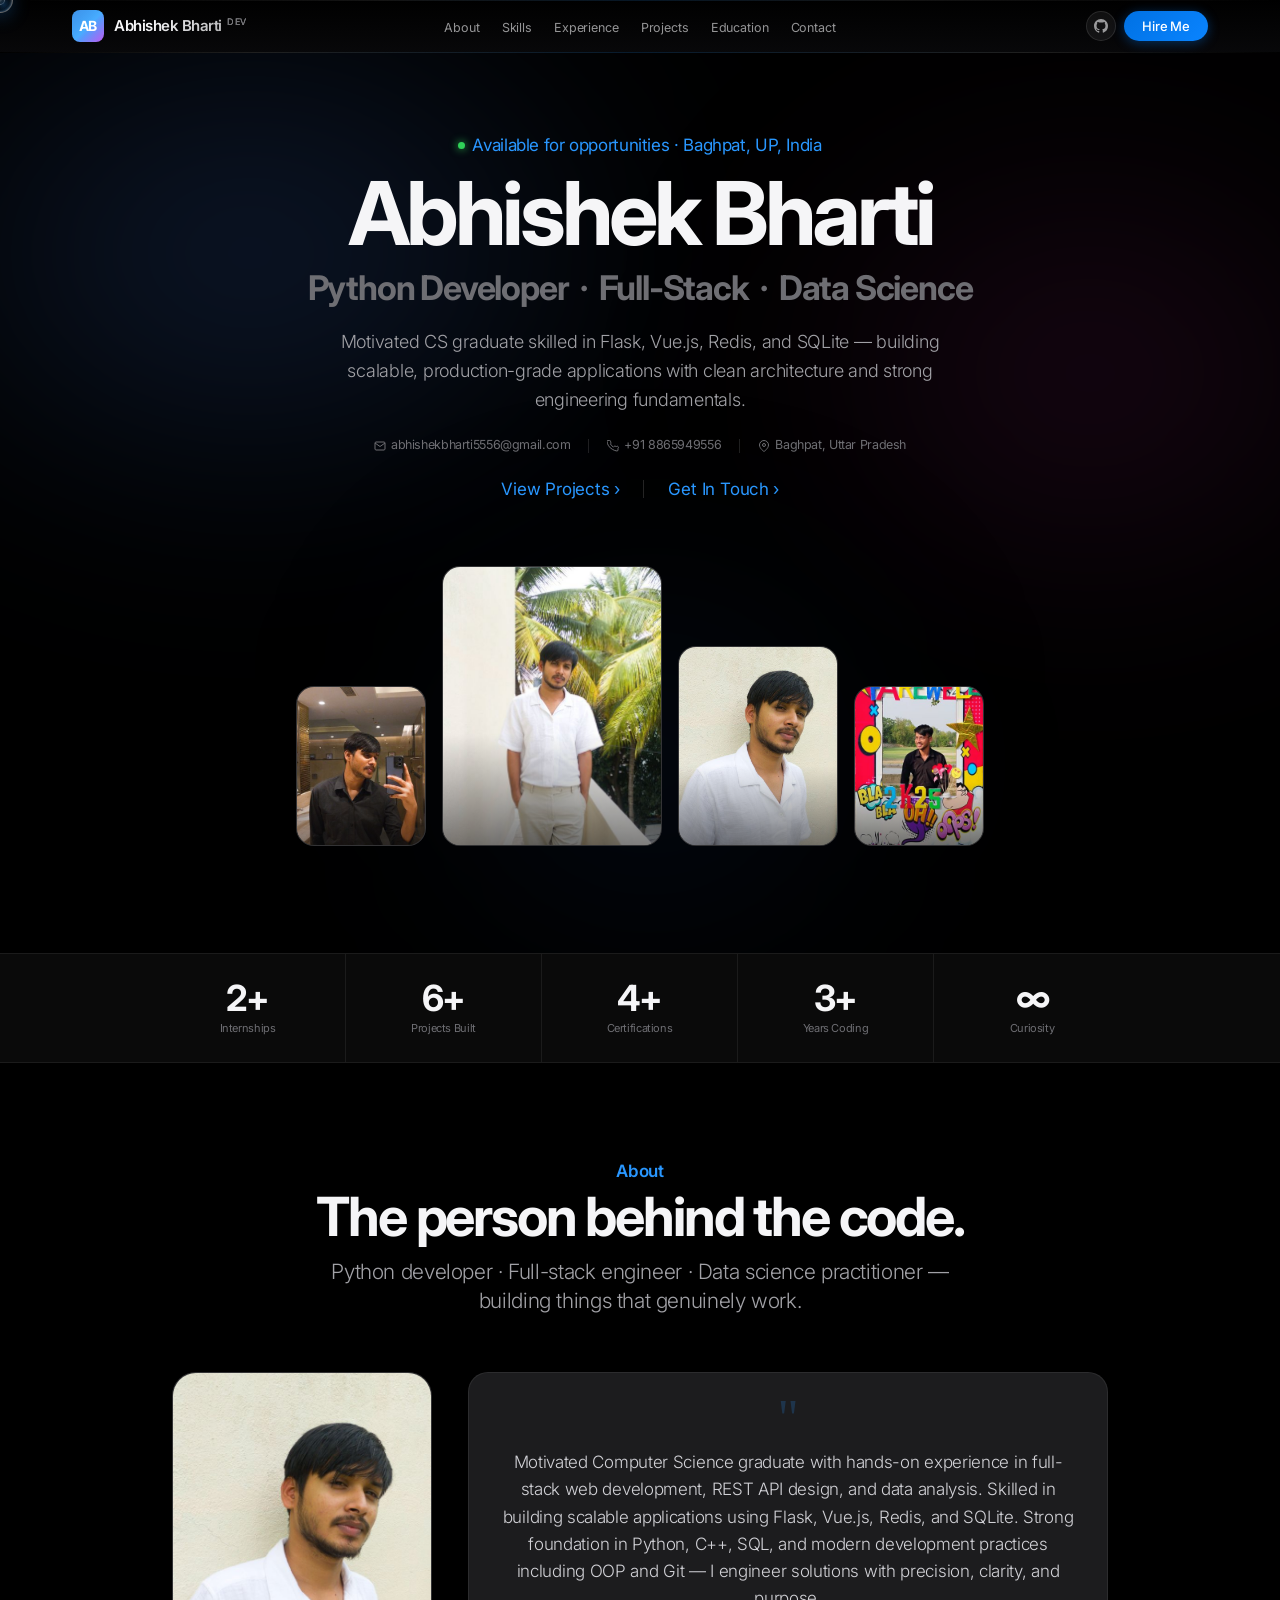
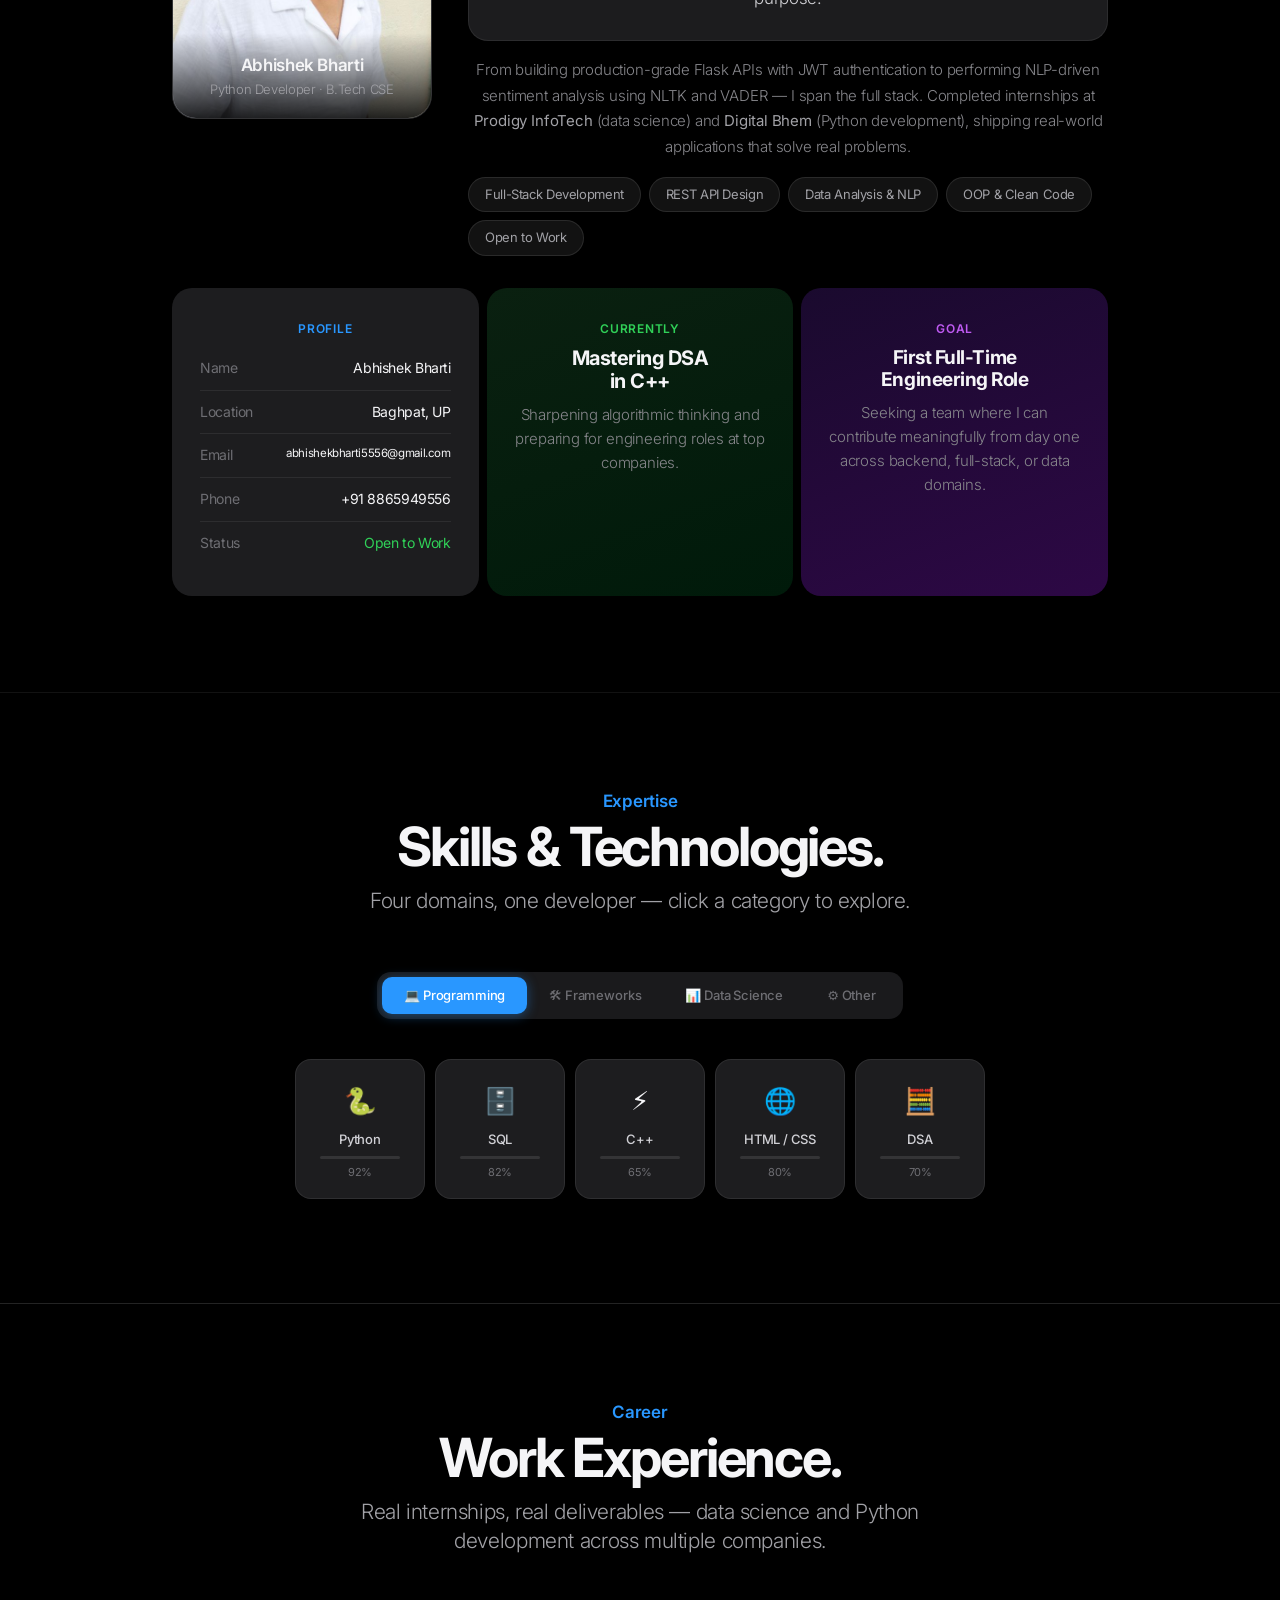
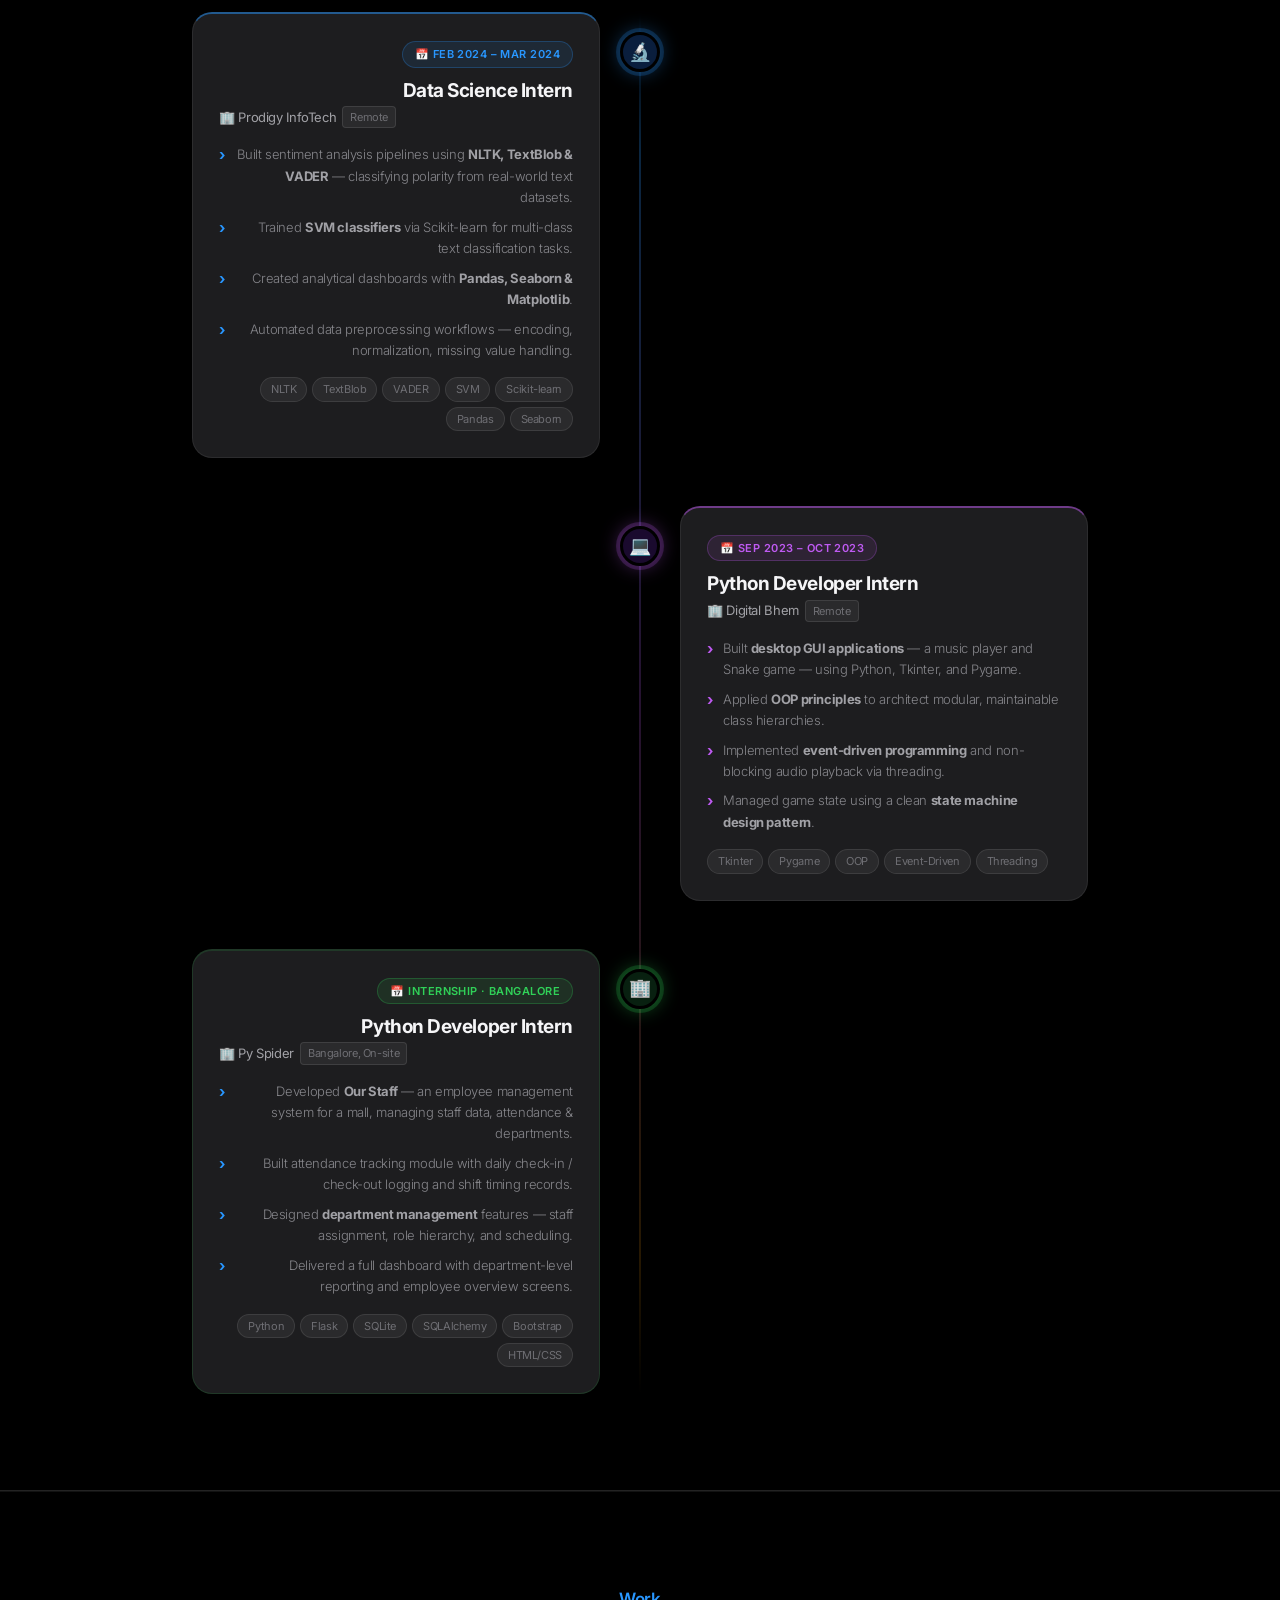
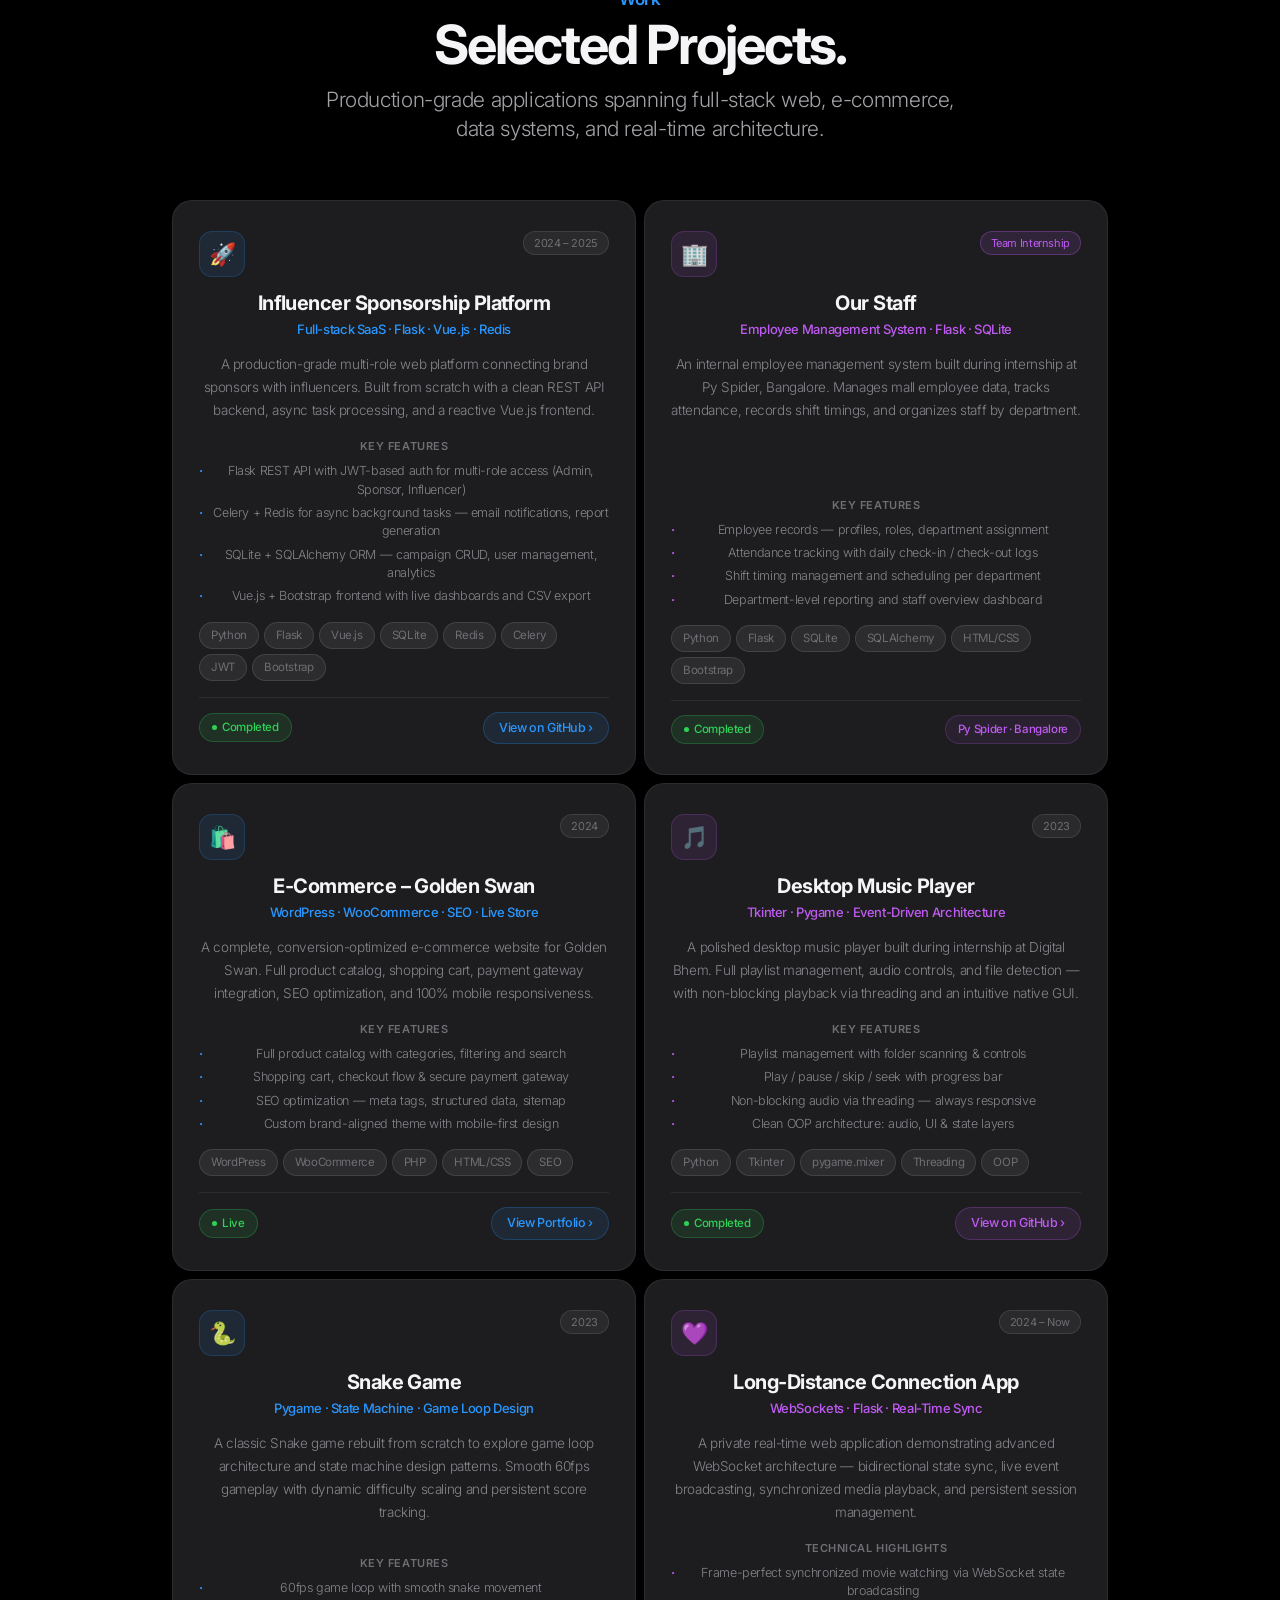
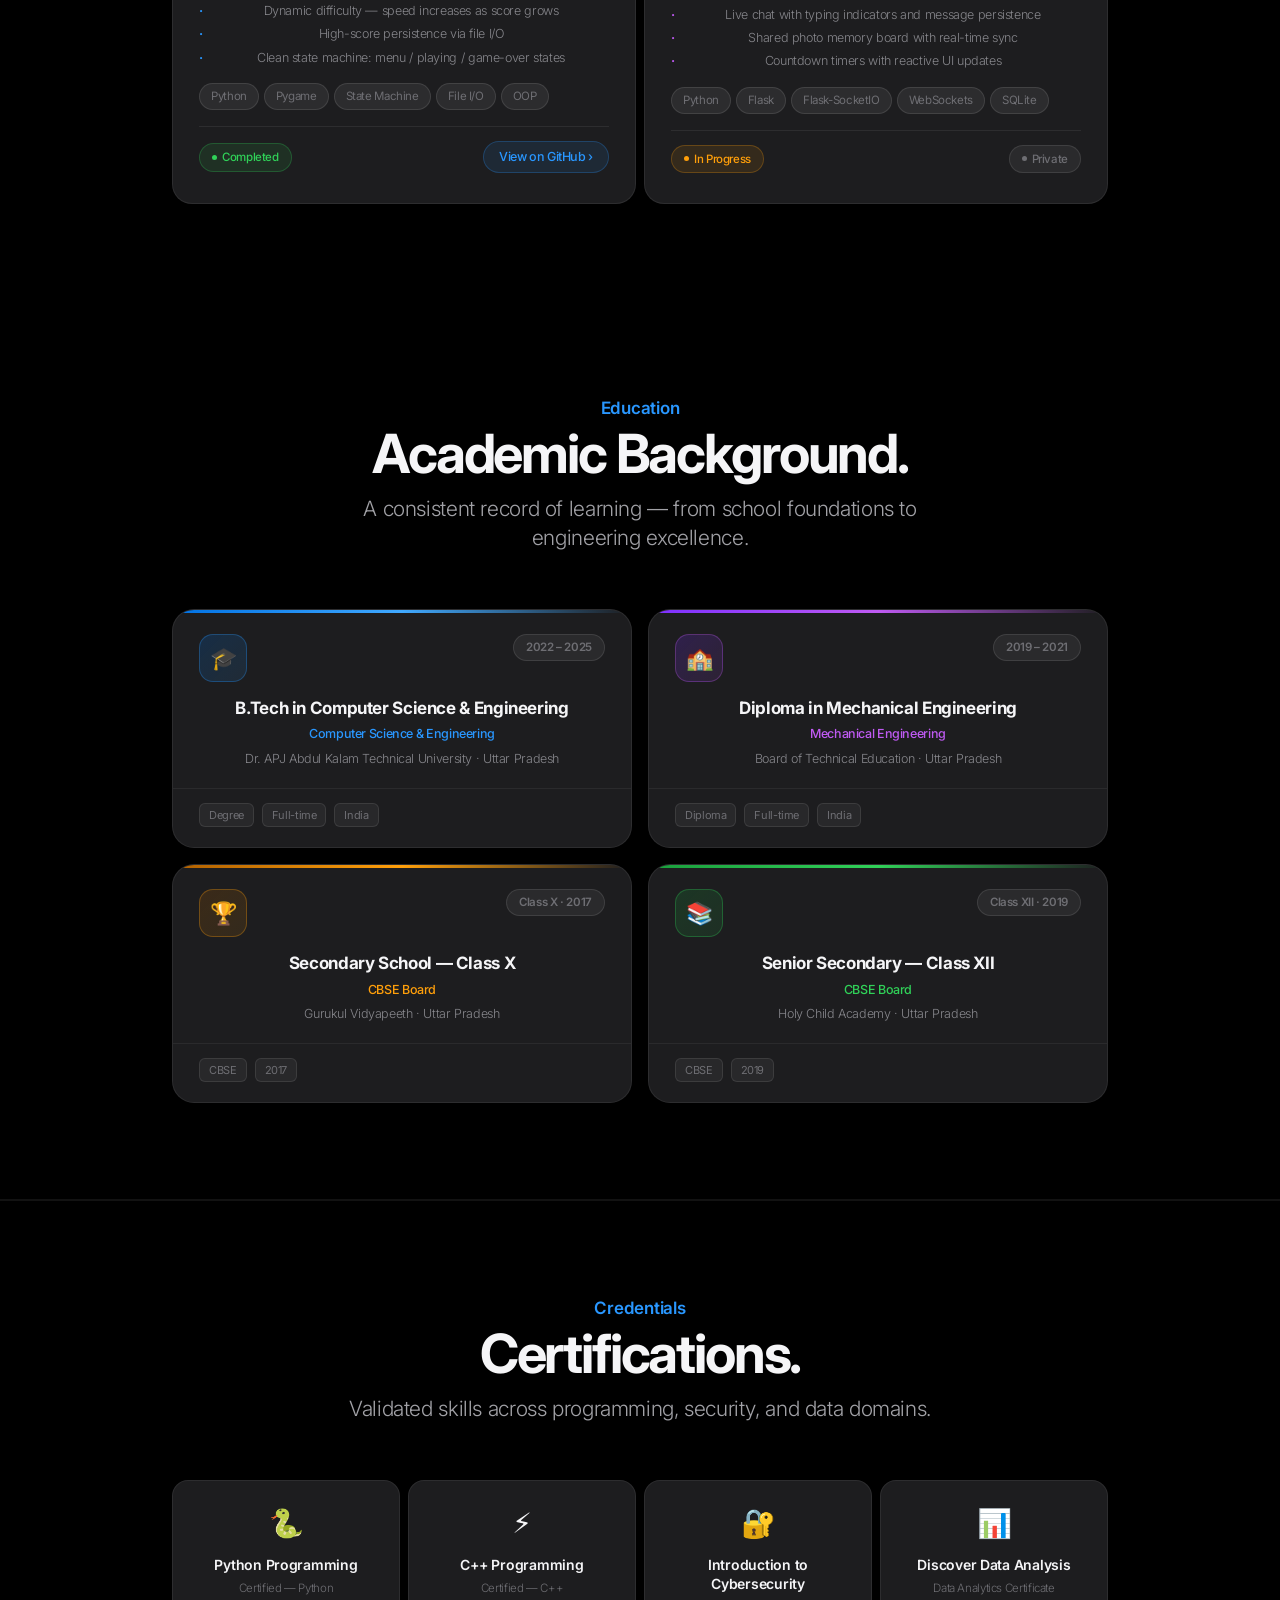
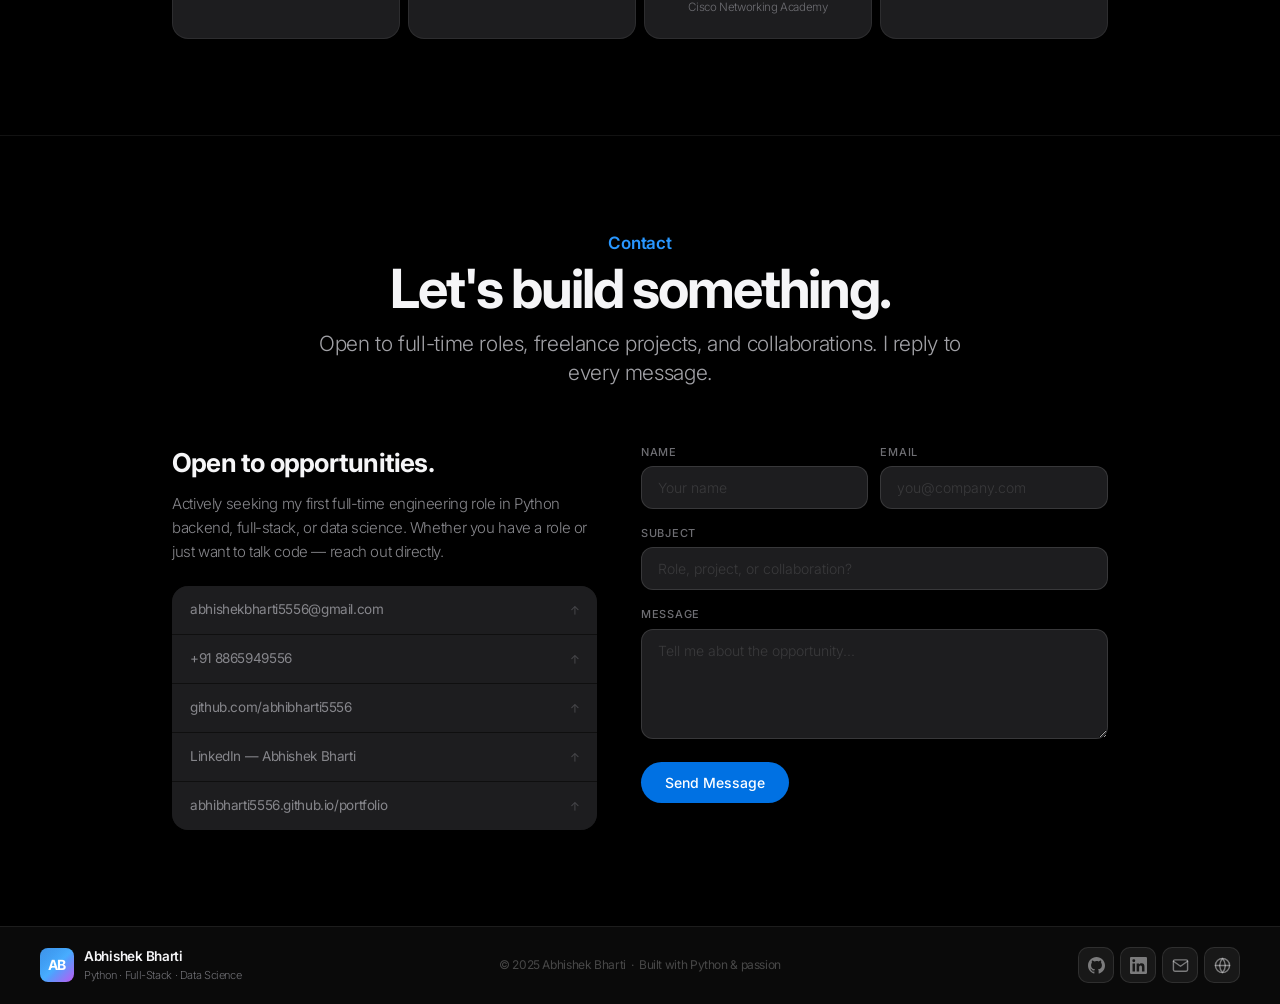
<file: index.html>
<!DOCTYPE html>
<html lang="en">
<head>
<meta charset="UTF-8">
<meta name="viewport" content="width=device-width,initial-scale=1.0">
<title>Abhishek Bharti — Python Developer</title>
<link href="https://fonts.googleapis.com/css2?family=Inter:ital,opsz,wght@0,14..32,100..900;1,14..32,100..900&display=swap" rel="stylesheet">
<style>
*{margin:0;padding:0;box-sizing:border-box;-webkit-font-smoothing:antialiased}
html{scroll-behavior:smooth;background:#000}
body{background:#000;color:#f5f5f7;font-family:'Inter',system-ui,-apple-system,sans-serif;font-weight:400;font-size:17px;line-height:1.47;letter-spacing:-.022em;overflow-x:hidden;cursor:none}
::selection{background:rgba(41,151,255,.35);color:#fff}
::-webkit-scrollbar{display:none}
a{text-decoration:none;color:inherit}

/* BUBBLE CURSOR */
#cur{position:fixed;z-index:99999;pointer-events:none;width:26px;height:26px;border-radius:50%;transform:translate(-50%,-50%);will-change:left,top;background:radial-gradient(circle at 33% 30%,rgba(255,255,255,.6) 0%,rgba(255,255,255,.12) 26%,transparent 52%),radial-gradient(circle at 66% 70%,rgba(41,151,255,.22) 0%,transparent 44%),radial-gradient(circle at 50% 50%,rgba(41,151,255,.07) 0%,transparent 100%);border:1px solid rgba(255,255,255,.36);box-shadow:inset 0 1px 3px rgba(255,255,255,.45),inset 0 -1px 2px rgba(41,151,255,.2),0 4px 18px rgba(41,151,255,.25);transition:width .3s cubic-bezier(.25,.46,.45,.94),height .3s cubic-bezier(.25,.46,.45,.94)}
#cur::before{content:'';position:absolute;top:17%;left:21%;width:30%;height:16%;background:rgba(255,255,255,.7);border-radius:50%;transform:rotate(-35deg);filter:blur(1px)}
#cur.hov{width:42px;height:42px;box-shadow:inset 0 1px 5px rgba(255,255,255,.5),0 6px 24px rgba(41,151,255,.38)}
#cur.clk{width:18px;height:18px}
#trail{position:fixed;z-index:99998;pointer-events:none;width:10px;height:10px;border-radius:50%;transform:translate(-50%,-50%);background:radial-gradient(circle at 33% 30%,rgba(255,255,255,.4) 0%,transparent 55%);border:.5px solid rgba(255,255,255,.22);transition:left .18s ease,top .18s ease}

/* ══ HEADER ══ */
header{position:sticky;top:0;z-index:9000;background:linear-gradient(180deg,rgba(0,0,0,.98) 0%,rgba(8,8,10,.96) 100%);backdrop-filter:saturate(180%) blur(28px);-webkit-backdrop-filter:saturate(180%) blur(28px);border-bottom:1px solid transparent;border-image:linear-gradient(90deg,transparent 0%,rgba(255,255,255,.12) 20%,rgba(41,151,255,.18) 50%,rgba(255,255,255,.12) 80%,transparent 100%) 1}
header::before{content:'';position:absolute;top:0;left:0;right:0;height:1px;background:linear-gradient(90deg,transparent,rgba(255,255,255,.08) 30%,rgba(41,151,255,.15) 50%,rgba(255,255,255,.08) 70%,transparent)}
.header-inner{height:52px;max-width:1200px;margin:0 auto;display:grid;grid-template-columns:1fr auto 1fr;align-items:center;padding:0 32px}
.header-logo{display:flex;align-items:center;gap:10px;cursor:none}
.logo-mark{width:32px;height:32px;border-radius:8px;background:linear-gradient(135deg,#0071e3 0%,#40a9ff 50%,#bf5af2 100%);display:flex;align-items:center;justify-content:center;font-size:14px;font-weight:700;color:#fff;letter-spacing:-.04em;flex-shrink:0;position:relative;overflow:hidden}
.logo-mark::before{content:'';position:absolute;inset:0;background:linear-gradient(135deg,rgba(255,255,255,.25) 0%,transparent 60%)}
.logo-mark span{position:relative;z-index:1}
.logo-name{font-size:15px;font-weight:600;letter-spacing:-.032em;background:linear-gradient(135deg,#f5f5f7 30%,rgba(245,245,247,.65) 100%);-webkit-background-clip:text;-webkit-text-fill-color:transparent;background-clip:text;white-space:nowrap}
.logo-name sub{font-size:9px;font-weight:400;-webkit-text-fill-color:#6e6e73;vertical-align:super;margin-left:2px;letter-spacing:.06em;text-transform:uppercase}
.header-nav{display:flex;align-items:center;gap:0;list-style:none}
.header-nav a{font-size:12.5px;font-weight:400;color:rgba(245,245,247,.6);padding:0 11px;letter-spacing:-.01em;transition:color .25s ease;position:relative}
.header-nav a::after{content:'';position:absolute;bottom:-16px;left:50%;right:50%;height:1px;background:#2997ff;transition:left .25s ease,right .25s ease}
.header-nav a:hover{color:#f5f5f7}
.header-nav a:hover::after{left:11px;right:11px}
.header-right{display:flex;align-items:center;justify-content:flex-end;gap:8px}
.header-hire{background:linear-gradient(135deg,#0071e3,#0a84ff);color:#fff;border:none;padding:7px 18px;border-radius:980px;font-family:'Inter',sans-serif;font-size:13px;font-weight:500;cursor:none;letter-spacing:-.01em;transition:opacity .2s,transform .2s;box-shadow:0 2px 12px rgba(0,113,227,.4)}
.header-hire:hover{opacity:.85;transform:scale(1.02)}
.header-icon-btn{width:30px;height:30px;border-radius:50%;background:rgba(255,255,255,.06);border:.5px solid rgba(255,255,255,.1);display:flex;align-items:center;justify-content:center;cursor:none;transition:background .2s;font-size:13px;color:rgba(245,245,247,.6)}
.header-icon-btn:hover{background:rgba(255,255,255,.12);color:#f5f5f7}

/* ══ HERO ══ */
#hero{min-height:100svh;display:flex;flex-direction:column;align-items:center;text-align:center;padding:80px 20px 0;position:relative;overflow:hidden;background:#000}
.hero-mesh{position:absolute;inset:0;pointer-events:none;overflow:hidden}
.blob{position:absolute;border-radius:50%;filter:blur(110px);opacity:0;animation:blobIn 2s ease forwards}
@keyframes blobIn{to{opacity:1}}
.b1{width:860px;height:560px;left:-180px;top:-80px;background:radial-gradient(ellipse,rgba(20,38,70,.75),transparent 70%);animation-delay:.3s}
.b2{width:660px;height:480px;right:-140px;top:80px;background:radial-gradient(ellipse,rgba(70,18,58,.45),transparent 70%);animation-delay:.5s}
.b3{width:480px;height:380px;left:32%;bottom:0;background:radial-gradient(ellipse,rgba(8,26,56,.55),transparent 70%);animation-delay:.7s}
.hero-tag{display:inline-flex;align-items:center;gap:7px;color:#2997ff;font-size:17px;font-weight:400;margin-bottom:10px;opacity:0;animation:fUp .8s .2s cubic-bezier(.25,.46,.45,.94) forwards}
.tag-dot{width:7px;height:7px;border-radius:50%;background:#30d158;box-shadow:0 0 8px #30d158;animation:pulse 2s ease infinite}
@keyframes pulse{0%,100%{opacity:1;transform:scale(1)}50%{opacity:.45;transform:scale(.8)}}
.hero-name{font-size:clamp(52px,9vw,88px);font-weight:700;letter-spacing:-.05em;line-height:1.03;color:#f5f5f7;margin-bottom:10px;opacity:0;animation:fUp .9s .32s cubic-bezier(.25,.46,.45,.94) forwards}
.hero-role{font-size:clamp(20px,2.8vw,34px);font-weight:700;letter-spacing:-.035em;line-height:1.1;color:#6e6e73;margin-bottom:22px;opacity:0;animation:fUp .9s .42s cubic-bezier(.25,.46,.45,.94) forwards}
.hero-desc{font-size:18px;font-weight:300;color:#a1a1a6;max-width:600px;line-height:1.6;letter-spacing:-.014em;margin-bottom:22px;opacity:0;animation:fUp .9s .50s cubic-bezier(.25,.46,.45,.94) forwards}
.hero-contact-row{display:flex;gap:18px;justify-content:center;align-items:center;flex-wrap:wrap;margin-bottom:22px;opacity:0;animation:fUp .9s .55s cubic-bezier(.25,.46,.45,.94) forwards}
.hcr-item{display:inline-flex;align-items:center;gap:5px;font-size:12.5px;color:#6e6e73;font-weight:400}
.hcr-sep{width:1px;height:14px;background:rgba(255,255,255,.12)}
.hero-btns{display:flex;gap:24px;justify-content:center;align-items:center;opacity:0;animation:fUp .9s .62s cubic-bezier(.25,.46,.45,.94) forwards}
.hbtn-blue{color:#2997ff;font-size:17px;font-weight:400;display:inline-flex;align-items:center;gap:4px;cursor:none;transition:color .2s;letter-spacing:-.012em}
.hbtn-blue:hover{color:#75baff}
.hbtn-blue .arr{transition:transform .2s}
.hbtn-blue:hover .arr{transform:translateX(3px)}
.hdiv{width:1px;height:18px;background:rgba(255,255,255,.14)}
.hero-photo-strip{display:flex;gap:16px;margin-top:64px;align-items:flex-end;opacity:0;animation:fUp 1s .72s cubic-bezier(.25,.46,.45,.94) forwards}
.photo-frame{border-radius:18px;overflow:hidden;border:.5px solid rgba(255,255,255,.1);position:relative;background:#1c1c1e;flex-shrink:0}
.photo-frame img{width:100%;height:100%;object-fit:cover;display:block}
.photo-overlay{position:absolute;inset:0;background:linear-gradient(180deg,transparent 60%,rgba(0,0,0,.5) 100%)}
.pf-main{width:220px;height:280px}
.pf-side{width:160px;height:200px}
.pf-sm{width:130px;height:160px}
@keyframes fUp{from{opacity:0;transform:translateY(18px)}to{opacity:1;transform:translateY(0)}}

/* ══ STATS ══ */
.stats-bar{background:#0a0a0a;border-top:.5px solid rgba(255,255,255,.07);border-bottom:.5px solid rgba(255,255,255,.07)}
.stats-inner{max-width:980px;margin:0 auto;display:grid;grid-template-columns:repeat(5,1fr)}
.stat-c{padding:26px 20px;text-align:center;border-right:.5px solid rgba(255,255,255,.07)}
.stat-c:last-child{border-right:none}
.sn{font-size:36px;font-weight:700;letter-spacing:-.04em;color:#f5f5f7;line-height:1;margin-bottom:4px}
.sl{font-size:11px;color:#6e6e73;font-weight:400}

/* ══ LAYOUT ══ */
.sec{padding:96px 0;max-width:980px;margin:0 auto;padding-left:22px;padding-right:22px}
.sec-c{text-align:center}
.sec-ey{font-size:17px;font-weight:600;color:#2997ff;letter-spacing:-.014em;margin-bottom:4px}
.sec-h{font-size:clamp(38px,5.5vw,54px);font-weight:700;letter-spacing:-.04em;line-height:1.07;color:#f5f5f7;margin-bottom:12px}
.sec-sub{font-size:21px;font-weight:300;color:#a1a1a6;letter-spacing:-.018em;line-height:1.38;max-width:660px;margin:0 auto 56px}
.divider{height:.5px;background:rgba(255,255,255,.07)}
.bento{display:grid;gap:8px}
.b2g{grid-template-columns:1fr 1fr}
.b3g{grid-template-columns:1fr 1fr 1fr}
.bcell{background:#1d1d1f;border-radius:20px;overflow:hidden;transition:background .3s}
.bcell:hover{background:#272729}
.bcell.bp{background:linear-gradient(160deg,#0a2540,#001d3d)}
.bcell.bpp{background:linear-gradient(160deg,#1a0a2e,#2d0845)}
.bcell.bg{background:linear-gradient(160deg,#0a2010,#001a0a)}
.bp32{padding:32px 28px}
.bp24{padding:24px 22px}
.ov{font-size:12px;font-weight:600;color:#2997ff;letter-spacing:.06em;text-transform:uppercase;margin-bottom:10px}
.ov.p{color:#bf5af2}.ov.g{color:#30d158}.ov.o{color:#ff9f0a}
.ct{font-size:26px;font-weight:700;letter-spacing:-.025em;line-height:1.15;margin-bottom:10px;color:#f5f5f7}
.cb{font-size:15px;font-weight:300;color:#86868b;line-height:1.6;letter-spacing:-.012em}
.ir{display:flex;justify-content:space-between;padding:11px 0;border-bottom:.5px solid rgba(255,255,255,.07);font-size:14px}
.ir:last-child{border-bottom:none}
.ik{color:#6e6e73}.iv{color:#f5f5f7}.iv.g{color:#30d158}
.pill-row{display:flex;flex-wrap:wrap;gap:8px;margin-top:18px}
.pl{background:rgba(255,255,255,.07);border:.5px solid rgba(255,255,255,.1);border-radius:980px;padding:7px 16px;font-size:13px;color:#a1a1a6;cursor:none;transition:all .2s}
.pl:hover{background:rgba(255,255,255,.14);color:#f5f5f7}

/* ══ ABOUT ══ */
.about-photo-row{display:grid;grid-template-columns:260px 1fr;gap:36px;align-items:start;margin-bottom:32px}
.about-photo-card{border-radius:24px;overflow:hidden;border:.5px solid rgba(255,255,255,.1);background:#1c1c1e;aspect-ratio:3/4;position:relative}
.about-photo-card img{width:100%;height:100%;object-fit:cover;object-position:center top}
.about-photo-name{position:absolute;bottom:0;left:0;right:0;padding:20px 20px 18px;background:linear-gradient(transparent,rgba(0,0,0,.85))}
.apn-name{font-size:17px;font-weight:600;color:#f5f5f7;letter-spacing:-.022em}
.apn-title{font-size:13px;color:#a1a1a6;font-weight:300;margin-top:2px}
.about-quote-block{background:#1c1c1e;border-radius:20px;padding:28px;margin-bottom:16px;border:.5px solid rgba(255,255,255,.07)}
.aqm{font-size:52px;line-height:.7;color:rgba(41,151,255,.2);font-family:Georgia,serif;margin-bottom:12px}
.aqt{font-size:17px;font-weight:300;color:#d1d1d6;letter-spacing:-.018em;line-height:1.6}
.about-body-text{font-size:15px;font-weight:300;color:#86868b;line-height:1.7;letter-spacing:-.012em;margin-bottom:14px}
.about-body-text strong{color:#a1a1a6;font-weight:400}


/* ══ SKILLS REDESIGN ══ */
.skills-outer{max-width:980px;margin:0 auto}
.skills-tab-row{display:flex;gap:0;background:#1a1a1c;border-radius:14px;padding:5px;margin-bottom:32px;width:fit-content;margin-left:auto;margin-right:auto}
.sk-tab{padding:9px 22px;border-radius:10px;font-size:13px;font-weight:500;color:#6e6e73;cursor:none;transition:all .25s;letter-spacing:-.012em;white-space:nowrap}
.sk-tab.active{background:#2997ff;color:#fff;box-shadow:0 2px 12px rgba(41,151,255,.4)}
.sk-tab.active.p{background:#bf5af2;box-shadow:0 2px 12px rgba(191,90,242,.4)}
.sk-tab.active.g{background:#30d158;box-shadow:0 2px 12px rgba(48,209,88,.4)}
.sk-tab.active.o{background:#ff9f0a;box-shadow:0 2px 12px rgba(255,159,10,.4)}

.sk-panel{display:none}.sk-panel.active{display:block}

/* Hexagonal skill grid */
.sk-hex-grid{display:flex;flex-wrap:wrap;gap:10px;justify-content:center;padding:8px 0}
.sk-hex{
  position:relative;
  background:#1d1d1f;
  border:.5px solid rgba(255,255,255,.08);
  border-radius:16px;
  padding:22px 20px 18px;
  text-align:center;
  min-width:130px;
  transition:all .3s cubic-bezier(.25,.46,.45,.94);
  cursor:none;
  overflow:hidden;
}
.sk-hex::before{content:'';position:absolute;inset:0;opacity:0;transition:opacity .3s;border-radius:16px}
.sk-hex:hover{transform:translateY(-4px);border-color:transparent}
.sk-hex:hover::before{opacity:1}

/* Color variants */
.sk-hex.blue::before{background:linear-gradient(135deg,rgba(0,113,227,.18),rgba(64,169,255,.08))}
.sk-hex.blue:hover{box-shadow:0 8px 32px rgba(0,113,227,.25),inset 0 0 0 .5px rgba(41,151,255,.4)}
.sk-hex.purple::before{background:linear-gradient(135deg,rgba(123,47,255,.18),rgba(191,90,242,.08))}
.sk-hex.purple:hover{box-shadow:0 8px 32px rgba(191,90,242,.25),inset 0 0 0 .5px rgba(191,90,242,.4)}
.sk-hex.green::before{background:linear-gradient(135deg,rgba(26,158,60,.18),rgba(48,209,88,.08))}
.sk-hex.green:hover{box-shadow:0 8px 32px rgba(48,209,88,.2),inset 0 0 0 .5px rgba(48,209,88,.4)}
.sk-hex.orange::before{background:linear-gradient(135deg,rgba(176,96,0,.18),rgba(255,159,10,.08))}
.sk-hex.orange:hover{box-shadow:0 8px 32px rgba(255,159,10,.2),inset 0 0 0 .5px rgba(255,159,10,.4)}

.sk-hex-icon{font-size:26px;margin-bottom:10px;display:block;position:relative;z-index:1}
.sk-hex-name{font-size:13px;font-weight:500;color:#d1d1d6;letter-spacing:-.014em;margin-bottom:8px;position:relative;z-index:1;line-height:1.3}
.sk-hex-bar{height:3px;background:rgba(255,255,255,.1);border-radius:2px;overflow:hidden;position:relative;z-index:1;margin:0 4px}
.sk-hex-fill{height:100%;border-radius:2px;width:0;transition:width 1.4s cubic-bezier(.25,.46,.45,.94)}
.sk-hex-fill.blue{background:linear-gradient(90deg,#0071e3,#40a9ff)}
.sk-hex-fill.purple{background:linear-gradient(90deg,#7b2fff,#bf5af2)}
.sk-hex-fill.green{background:linear-gradient(90deg,#1a9e3c,#30d158)}
.sk-hex-fill.orange{background:linear-gradient(90deg,#b06000,#ff9f0a)}
.sk-hex-pct{font-size:11px;color:#6e6e73;margin-top:5px;position:relative;z-index:1}

/* other tags panel */
.sk-other-grid{display:grid;grid-template-columns:repeat(3,1fr);gap:10px}
.sk-other-card{background:#1d1d1f;border-radius:14px;padding:18px 16px;border:.5px solid rgba(255,255,255,.07);display:flex;align-items:center;gap:12px;transition:all .25s;cursor:none}
.sk-other-card:hover{background:#252527;transform:translateY(-2px)}
.sk-other-card.blue:hover{border-color:rgba(41,151,255,.25);box-shadow:0 4px 20px rgba(41,151,255,.1)}
.sk-other-card.purple:hover{border-color:rgba(191,90,242,.25);box-shadow:0 4px 20px rgba(191,90,242,.1)}
.sk-other-card.green:hover{border-color:rgba(48,209,88,.25);box-shadow:0 4px 20px rgba(48,209,88,.1)}
.sk-other-card.orange:hover{border-color:rgba(255,159,10,.25);box-shadow:0 4px 20px rgba(255,159,10,.1)}
.sk-oc-dot{width:8px;height:8px;border-radius:50%;flex-shrink:0}
.sk-oc-dot.blue{background:#2997ff;box-shadow:0 0 8px rgba(41,151,255,.6)}
.sk-oc-dot.purple{background:#bf5af2;box-shadow:0 0 8px rgba(191,90,242,.6)}
.sk-oc-dot.green{background:#30d158;box-shadow:0 0 8px rgba(48,209,88,.6)}
.sk-oc-dot.orange{background:#ff9f0a;box-shadow:0 0 8px rgba(255,159,10,.6)}
.sk-oc-name{font-size:13.5px;font-weight:500;color:#d1d1d6;letter-spacing:-.014em}
.sk-oc-type{font-size:11px;color:#6e6e73;margin-top:2px}

/* ══ EXPERIENCE REDESIGN ══ */
.exp-container{position:relative;max-width:980px;margin:0 auto}
.exp-tl-line{position:absolute;left:50%;top:0;bottom:0;width:1px;background:linear-gradient(180deg,transparent,rgba(41,151,255,.5) 10%,rgba(191,90,242,.4) 50%,rgba(255,159,10,.3) 90%,transparent);transform:translateX(-50%)}
.exp-entries{display:flex;flex-direction:column;gap:0}
.exp-entry{display:grid;grid-template-columns:1fr 40px 1fr;gap:0;margin-bottom:48px;align-items:start}
.exp-entry:last-child{margin-bottom:0}
.exp-entry.left .exp-card-wrap{grid-column:1;grid-row:1;text-align:right}
.exp-entry.left .exp-center{grid-column:2;grid-row:1}
.exp-entry.left .exp-spacer{grid-column:3;grid-row:1}
.exp-entry.right .exp-spacer{grid-column:1;grid-row:1}
.exp-entry.right .exp-center{grid-column:2;grid-row:1}
.exp-entry.right .exp-card-wrap{grid-column:3;grid-row:1;text-align:left}
.exp-center{display:flex;flex-direction:column;align-items:center;padding-top:20px}
.exp-node{width:40px;height:40px;border-radius:50%;display:flex;align-items:center;justify-content:center;font-size:18px;border:3px solid #000;position:relative;z-index:2;flex-shrink:0}
.exp-node.blue{background:#0a1e3d;box-shadow:0 0 0 4px rgba(41,151,255,.2),0 0 20px rgba(41,151,255,.4)}
.exp-node.purple{background:#1a0a2e;box-shadow:0 0 0 4px rgba(191,90,242,.2),0 0 20px rgba(191,90,242,.4)}
.exp-card-wrap{padding:0 20px}
.exp-card-new{background:#1d1d1f;border-radius:20px;padding:26px;border:.5px solid rgba(255,255,255,.07);transition:background .25s,transform .2s;position:relative;overflow:hidden}
.exp-card-new:hover{background:#252527;transform:translateY(-2px)}
.exp-card-new.blue{border-top:2px solid rgba(41,151,255,.5)}
.exp-card-new.purple{border-top:2px solid rgba(191,90,242,.5)}
.exp-card-new:hover.blue{box-shadow:0 8px 32px rgba(41,151,255,.1);border-color:rgba(41,151,255,.3)}
.exp-card-new:hover.purple{box-shadow:0 8px 32px rgba(191,90,242,.1);border-color:rgba(191,90,242,.3)}
.exp-date-chip{display:inline-flex;align-items:center;gap:5px;font-size:11px;font-weight:600;letter-spacing:.04em;text-transform:uppercase;border-radius:980px;padding:4px 12px;margin-bottom:12px}
.exp-date-chip.blue{color:#2997ff;background:rgba(41,151,255,.1);border:.5px solid rgba(41,151,255,.25)}
.exp-date-chip.purple{color:#bf5af2;background:rgba(191,90,242,.1);border:.5px solid rgba(191,90,242,.25)}
.exp-new-role{font-size:19px;font-weight:700;letter-spacing:-.024em;color:#f5f5f7;margin-bottom:4px;line-height:1.2}
.exp-new-company{font-size:13px;color:#a1a1a6;font-weight:400;margin-bottom:16px;display:flex;align-items:center;gap:6px}
.exp-new-company span{font-size:11px;color:#6e6e73;background:rgba(255,255,255,.06);border:.5px solid rgba(255,255,255,.1);border-radius:4px;padding:2px 7px}
.exp-new-bullets{list-style:none;display:flex;flex-direction:column;gap:8px;margin-bottom:16px}
.exp-new-bullets li{font-size:13px;font-weight:300;color:#86868b;line-height:1.65;padding-left:16px;position:relative}
.exp-new-bullets li::before{content:'›';position:absolute;left:0;font-weight:700;font-size:15px;line-height:1.4}
.exp-new-bullets li.blue::before{color:#2997ff}
.exp-new-bullets li.purple::before{color:#bf5af2}
.exp-new-chips{display:flex;flex-wrap:wrap;gap:5px}
.exp-new-chips.right{justify-content:flex-start}
.exp-new-chips.left{justify-content:flex-end}
.enc{background:rgba(255,255,255,.06);border:.5px solid rgba(255,255,255,.09);border-radius:980px;padding:3px 10px;font-size:11px;color:#6e6e73}

/* ══ EDUCATION REDESIGN ══ */
.edu-timeline-wrap{position:relative;padding:0}
.edu-grid-new{display:grid;grid-template-columns:1fr 1fr;gap:16px;margin-bottom:16px}
.edu-card-new{background:#1d1d1f;border-radius:22px;padding:0;border:.5px solid rgba(255,255,255,.07);transition:all .3s cubic-bezier(.25,.46,.45,.94);overflow:hidden;cursor:none;position:relative}
.edu-card-new:hover{transform:translateY(-4px)}
.edu-card-new.blue:hover{border-color:rgba(41,151,255,.3);box-shadow:0 12px 40px rgba(41,151,255,.12)}
.edu-card-new.purple:hover{border-color:rgba(191,90,242,.3);box-shadow:0 12px 40px rgba(191,90,242,.12)}
.edu-card-new.green:hover{border-color:rgba(48,209,88,.3);box-shadow:0 12px 40px rgba(48,209,88,.1)}
.edu-card-new.orange:hover{border-color:rgba(255,159,10,.3);box-shadow:0 12px 40px rgba(255,159,10,.1)}

.edu-card-header{padding:24px 26px 20px;position:relative}
.edu-accent-bar{height:3px;position:absolute;top:0;left:0;right:0}
.edu-accent-bar.blue{background:linear-gradient(90deg,#0071e3,#40a9ff,transparent)}
.edu-accent-bar.purple{background:linear-gradient(90deg,#7b2fff,#bf5af2,transparent)}
.edu-accent-bar.green{background:linear-gradient(90deg,#1a9e3c,#30d158,transparent)}
.edu-accent-bar.orange{background:linear-gradient(90deg,#b06000,#ff9f0a,transparent)}
.edu-card-top{display:flex;align-items:flex-start;justify-content:space-between;gap:12px;margin-bottom:16px}
.edu-icon-new{width:48px;height:48px;border-radius:14px;display:flex;align-items:center;justify-content:center;font-size:22px;flex-shrink:0}
.edu-icon-new.blue{background:linear-gradient(135deg,rgba(0,113,227,.2),rgba(64,169,255,.1));border:.5px solid rgba(41,151,255,.3)}
.edu-icon-new.purple{background:linear-gradient(135deg,rgba(123,47,255,.2),rgba(191,90,242,.1));border:.5px solid rgba(191,90,242,.3)}
.edu-icon-new.green{background:linear-gradient(135deg,rgba(26,158,60,.2),rgba(48,209,88,.1));border:.5px solid rgba(48,209,88,.3)}
.edu-icon-new.orange{background:linear-gradient(135deg,rgba(176,96,0,.2),rgba(255,159,10,.1));border:.5px solid rgba(255,159,10,.3)}
.edu-year-new{font-size:11.5px;font-weight:600;color:#6e6e73;background:rgba(255,255,255,.06);border:.5px solid rgba(255,255,255,.1);border-radius:980px;padding:4px 12px;white-space:nowrap;height:fit-content}
.edu-degree-new{font-size:17px;font-weight:700;letter-spacing:-.022em;color:#f5f5f7;line-height:1.25;margin-bottom:6px}
.edu-field-new{font-size:12.5px;font-weight:500;margin-bottom:5px}
.edu-field-new.blue{color:#2997ff}
.edu-field-new.purple{color:#bf5af2}
.edu-field-new.green{color:#30d158}
.edu-field-new.orange{color:#ff9f0a}
.edu-uni-new{font-size:12.5px;color:#86868b;font-weight:300;line-height:1.55}
.edu-card-footer{padding:14px 26px 20px;border-top:.5px solid rgba(255,255,255,.06);display:flex;align-items:center;gap:8px}
.edu-footer-tag{font-size:11px;color:#6e6e73;background:rgba(255,255,255,.05);border:.5px solid rgba(255,255,255,.09);border-radius:6px;padding:3px 9px}

/* School row — full width spanning cards */
.edu-school-row{display:grid;grid-template-columns:1fr 1fr;gap:16px}

/* ══ PROJECTS ══ */
.proj-grid{display:grid;grid-template-columns:1fr 1fr;gap:8px}
.proj-card{background:#1d1d1f;border-radius:20px;padding:30px 26px;border:.5px solid rgba(255,255,255,.07);transition:background .25s,border-color .25s,transform .25s;position:relative;overflow:hidden;display:flex;flex-direction:column}
.proj-card::before{content:'';position:absolute;top:0;left:0;right:0;height:2px;opacity:0;transition:opacity .3s}
.proj-card.pc-blue::before{background:linear-gradient(90deg,transparent,rgba(41,151,255,.6),transparent)}
.proj-card.pc-purple::before{background:linear-gradient(90deg,transparent,rgba(191,90,242,.6),transparent)}
.proj-card:hover{background:#252527;transform:translateY(-2px)}
.proj-card.pc-blue:hover{border-color:rgba(41,151,255,.22)}
.proj-card.pc-purple:hover{border-color:rgba(191,90,242,.22)}
.proj-card:hover::before{opacity:1}
.proj-header{display:flex;align-items:flex-start;justify-content:space-between;margin-bottom:14px;gap:12px}
.proj-icon{width:46px;height:46px;border-radius:13px;display:flex;align-items:center;justify-content:center;font-size:22px;flex-shrink:0}
.proj-icon.blue{background:rgba(41,151,255,.1);border:.5px solid rgba(41,151,255,.2)}
.proj-icon.purple{background:rgba(191,90,242,.1);border:.5px solid rgba(191,90,242,.2)}
.proj-year-badge{font-size:11px;color:#6e6e73;background:rgba(255,255,255,.06);border:.5px solid rgba(255,255,255,.1);border-radius:980px;padding:3px 10px;white-space:nowrap;height:fit-content}
.proj-name{font-size:20px;font-weight:700;letter-spacing:-.026em;color:#f5f5f7;margin-bottom:5px;line-height:1.2}
.proj-tagline{font-size:13px;font-weight:500;margin-bottom:14px}
.proj-tagline.blue{color:#2997ff}
.proj-tagline.purple{color:#bf5af2}
.proj-desc{font-size:13.5px;font-weight:300;color:#86868b;line-height:1.7;margin-bottom:16px;flex:1}
.proj-highlights{margin-bottom:16px}
.proj-hl-title{font-size:11px;font-weight:600;color:#6e6e73;letter-spacing:.05em;text-transform:uppercase;margin-bottom:8px}
.proj-hl-list{list-style:none;display:flex;flex-direction:column;gap:5px}
.proj-hl-list li{font-size:12.5px;color:#86868b;font-weight:300;padding-left:14px;position:relative}
.proj-hl-list li::before{content:'·';position:absolute;left:0;color:#2997ff;font-weight:700}
.proj-hl-list li.p::before{color:#bf5af2}
.proj-chips{display:flex;flex-wrap:wrap;gap:5px;margin-bottom:16px}
.pc{background:rgba(255,255,255,.07);border:.5px solid rgba(255,255,255,.1);border-radius:980px;padding:4px 11px;font-size:11.5px;color:#6e6e73}
.proj-footer{display:flex;align-items:center;justify-content:space-between;margin-top:auto;padding-top:14px;border-top:.5px solid rgba(255,255,255,.07)}
.bap{display:inline-flex;align-items:center;gap:5px;border-radius:980px;padding:5px 12px;font-size:11.5px;font-weight:500}
.bap-g{background:rgba(48,209,88,.1);color:#30d158;border:.5px solid rgba(48,209,88,.25)}
.bap-a{background:rgba(255,159,10,.1);color:#ff9f0a;border:.5px solid rgba(255,159,10,.25)}
.bap-gr{background:rgba(255,255,255,.06);color:#6e6e73;border:.5px solid rgba(255,255,255,.1)}
.bap-dot{width:5px;height:5px;border-radius:50%;background:currentColor}
.proj-link{display:inline-flex;align-items:center;gap:5px;background:rgba(41,151,255,.1);border:.5px solid rgba(41,151,255,.25);border-radius:980px;padding:6px 15px;font-size:12.5px;font-weight:500;color:#2997ff;cursor:none;transition:all .2s}
.proj-link:hover{background:rgba(41,151,255,.2)}
.proj-link.p{background:rgba(191,90,242,.1);border-color:rgba(191,90,242,.25);color:#bf5af2}
.proj-link.p:hover{background:rgba(191,90,242,.2)}

/* ══ EDUCATION ══ */
.edu-grid{display:grid;grid-template-columns:1fr 1fr;gap:8px;margin-bottom:8px}
.edu-card{background:#1d1d1f;border-radius:20px;padding:28px 26px;border:.5px solid rgba(255,255,255,.07);transition:background .25s,transform .2s;position:relative;overflow:hidden}
.edu-card:hover{background:#252527;transform:translateY(-1px)}
.edu-top-bar{height:2px;background:linear-gradient(90deg,rgba(41,151,255,.6),transparent);margin:-28px -26px 24px;}
.edu-top-bar.p{background:linear-gradient(90deg,rgba(191,90,242,.6),transparent)}
.edu-top-bar.g{background:linear-gradient(90deg,rgba(48,209,88,.6),transparent)}
.edu-top-bar.o{background:linear-gradient(90deg,rgba(255,159,10,.6),transparent)}
.edu-icon-row{display:flex;align-items:center;justify-content:space-between;margin-bottom:16px}
.edu-icon{width:44px;height:44px;border-radius:12px;display:flex;align-items:center;justify-content:center;font-size:20px}
.edu-icon.blue{background:rgba(41,151,255,.1);border:.5px solid rgba(41,151,255,.2)}
.edu-icon.purple{background:rgba(191,90,242,.1);border:.5px solid rgba(191,90,242,.2)}
.edu-icon.green{background:rgba(48,209,88,.1);border:.5px solid rgba(48,209,88,.2)}
.edu-icon.orange{background:rgba(255,159,10,.1);border:.5px solid rgba(255,159,10,.2)}
.edu-year-badge{font-size:11px;color:#6e6e73;background:rgba(255,255,255,.06);border:.5px solid rgba(255,255,255,.1);border-radius:980px;padding:3px 10px}
.edu-degree{font-size:18px;font-weight:700;letter-spacing:-.022em;color:#f5f5f7;margin-bottom:5px;line-height:1.25}
.edu-field{font-size:13px;font-weight:500;margin-bottom:6px}
.edu-field.blue{color:#2997ff}
.edu-field.purple{color:#bf5af2}
.edu-field.green{color:#30d158}
.edu-field.orange{color:#ff9f0a}
.edu-uni{font-size:13px;color:#86868b;font-weight:300;line-height:1.55}

/* ══ CERTIFICATIONS ══ */
.cert-grid{display:grid;grid-template-columns:repeat(4,1fr);gap:8px}
.cert-card{background:#1d1d1f;border-radius:16px;padding:22px 18px;border:.5px solid rgba(255,255,255,.07);transition:all .25s;text-align:center;cursor:none;position:relative;overflow:hidden}
.cert-card::before{content:'';position:absolute;top:0;left:0;right:0;height:1.5px;opacity:0;transition:opacity .3s}
.cert-card.cc-blue::before{background:linear-gradient(90deg,transparent,rgba(41,151,255,.5),transparent)}
.cert-card.cc-purple::before{background:linear-gradient(90deg,transparent,rgba(191,90,242,.5),transparent)}
.cert-card.cc-green::before{background:linear-gradient(90deg,transparent,rgba(48,209,88,.5),transparent)}
.cert-card.cc-orange::before{background:linear-gradient(90deg,transparent,rgba(255,159,10,.5),transparent)}
.cert-card:hover{background:#252527;transform:translateY(-3px)}
.cert-card:hover::before{opacity:1}
.cert-icon{font-size:28px;margin-bottom:12px;display:block}
.cert-name{font-size:14px;font-weight:600;letter-spacing:-.018em;color:#f5f5f7;margin-bottom:5px;line-height:1.35}
.cert-issuer{font-size:11.5px;color:#6e6e73;font-weight:300}

/* ══ SPECIAL ══ */
.sp-wrap{background:linear-gradient(165deg,#1a0030,#08001a 50%,#000810);border-top:.5px solid rgba(255,255,255,.08);border-bottom:.5px solid rgba(255,255,255,.08);padding:96px 22px;position:relative;overflow:hidden}
.sp-aura{position:absolute;width:700px;height:700px;border-radius:50%;background:radial-gradient(circle,rgba(191,90,242,.12),transparent 65%);top:50%;left:50%;transform:translate(-50%,-50%);pointer-events:none}
.sp-inner{max-width:980px;margin:0 auto}
.sp-ey{text-align:center;font-size:17px;font-weight:600;color:#bf5af2;margin-bottom:4px}
.sp-h{text-align:center;font-size:clamp(38px,6vw,60px);font-weight:700;letter-spacing:-.045em;line-height:1.05;color:#f5f5f7;margin-bottom:12px}
.sp-s{text-align:center;font-size:19px;font-weight:300;color:#86868b;max-width:520px;margin:0 auto 48px;line-height:1.5}
.sp-grid{display:grid;grid-template-columns:1fr 1fr;gap:8px}
.spc{background:rgba(191,90,242,.06);border:.5px solid rgba(191,90,242,.15);border-radius:20px;padding:28px 24px;transition:background .3s}
.spc:hover{background:rgba(191,90,242,.1)}
.spci{width:40px;height:40px;border-radius:12px;background:rgba(191,90,242,.12);border:.5px solid rgba(191,90,242,.2);display:flex;align-items:center;justify-content:center;font-size:18px;margin-bottom:12px}
.spct{font-size:16px;font-weight:600;color:#f5f5f7;margin-bottom:4px;letter-spacing:-.018em}
.spcd{font-size:13.5px;color:#6e6e73;font-weight:300;line-height:1.6}

/* ══ CONTACT ══ */
.cl-grid{display:grid;grid-template-columns:1fr 1.1fr;gap:44px;align-items:start;text-align:left}
.cl-h{font-size:26px;font-weight:700;letter-spacing:-.03em;color:#f5f5f7;margin-bottom:10px}
.cl-p{font-size:15px;color:#86868b;font-weight:300;line-height:1.6;margin-bottom:22px}
.cl-rows{display:flex;flex-direction:column;gap:1px;background:rgba(255,255,255,.06);border-radius:16px;overflow:hidden}
.cl-row{background:#1d1d1f;padding:14px 18px;display:flex;align-items:center;justify-content:space-between;font-size:13.5px;color:#86868b;transition:background .2s;cursor:none}
.cl-row:hover{background:#2a2a2c;color:#f5f5f7}
.cf{display:flex;flex-direction:column;gap:16px}
.cf label{display:block;font-size:11px;font-weight:500;color:#6e6e73;letter-spacing:.07em;text-transform:uppercase;margin-bottom:6px}
.cf input,.cf textarea{width:100%;background:#1d1d1f;border:.5px solid rgba(255,255,255,.12);border-radius:12px;padding:12px 16px;color:#f5f5f7;font-family:'Inter',sans-serif;font-size:14px;font-weight:300;outline:none;transition:all .25s}
.cf input:focus,.cf textarea:focus{border-color:rgba(41,151,255,.5);background:#0a1628}
.cf input::placeholder,.cf textarea::placeholder{color:#3a3a3c}
.cf textarea{resize:vertical;min-height:110px}
.cf2{display:grid;grid-template-columns:1fr 1fr;gap:12px}
.cf-sub{background:#0071e3;color:#fff;border:none;padding:12px 24px;border-radius:980px;font-family:'Inter',sans-serif;font-size:14px;font-weight:500;cursor:none;transition:background .2s;align-self:flex-start}
.cf-sub:hover{background:#0077ed}

/* ══ FOOTER ══ */
.ft{background:#0a0a0a;border-top:.5px solid rgba(255,255,255,.08);padding:11px 22px}
.ft-in{max-width:980px;margin:0 auto;display:flex;align-items:center;justify-content:space-between}
.ftl{display:flex;gap:0;list-style:none}
.ftl a{font-size:12px;color:#6e6e73;padding:0 9px;border-right:.5px solid rgba(255,255,255,.09);transition:color .2s}
.ftl a:last-child{border-right:none}
.ftl a:hover{color:#a1a1a6}
.ft2{background:#0a0a0a;border-top:.5px solid rgba(255,255,255,.05);padding:13px 22px}
.ft2-in{max-width:980px;margin:0 auto;display:flex;align-items:center;justify-content:space-between}
.ftc{font-size:12px;color:#6e6e73;font-weight:300}

/* ══ SCROLL REVEAL ══ */
.sr{opacity:0;transform:translateY(18px);transition:opacity .85s cubic-bezier(.25,.46,.45,.94),transform .85s cubic-bezier(.25,.46,.45,.94)}
.sr.in{opacity:1;transform:none}
.sr.d1{transition-delay:.1s}.sr.d2{transition-delay:.2s}.sr.d3{transition-delay:.3s}.sr.d4{transition-delay:.4s}

@media(max-width:800px){
  .header-inner{grid-template-columns:1fr auto}.header-nav{display:none}
  .b2g,.b3g,.cl-grid,.sp-grid,.edu-grid,.proj-grid,.cert-grid{grid-template-columns:1fr}
  .about-photo-row{grid-template-columns:1fr}
  .stats-inner{grid-template-columns:repeat(3,1fr)}
  .hero-photo-strip{flex-wrap:wrap;justify-content:center}
  .cert-grid{grid-template-columns:1fr 1fr}
  .exp-top-row{flex-direction:column;gap:8px}
}

/* ══ NEW FOOTER ══ */
.site-footer{background:#0a0a0a;border-top:.5px solid rgba(255,255,255,.08);padding:20px 32px}
.footer-inner{max-width:1200px;margin:0 auto;display:grid;grid-template-columns:1fr auto 1fr;align-items:center;gap:24px}
.footer-logo-mark{display:flex;align-items:center;gap:10px}
.footer-copy{text-align:center;font-size:12px;color:rgba(255,255,255,.22);font-weight:400;display:flex;align-items:center;gap:8px;justify-content:center;white-space:nowrap}
.footer-copy span{color:rgba(255,255,255,.25)}
.footer-dot{color:rgba(255,255,255,.12)}
.footer-socials{display:flex;align-items:center;justify-content:flex-end;gap:6px}
.footer-social-btn{width:36px;height:36px;border-radius:10px;background:rgba(255,255,255,.06);border:.5px solid rgba(255,255,255,.1);display:flex;align-items:center;justify-content:center;color:rgba(245,245,247,.45);transition:all .25s;cursor:none}
.footer-social-btn:hover{background:rgba(255,255,255,.12);color:#f5f5f7;border-color:rgba(255,255,255,.2);transform:translateY(-2px)}
.footer-social-btn:nth-child(1):hover{color:#f0f6ff;background:rgba(240,246,255,.1);border-color:rgba(240,246,255,.2)}
.footer-social-btn:nth-child(2):hover{color:#0a84ff;background:rgba(10,132,255,.1);border-color:rgba(10,132,255,.25)}
.footer-social-btn:nth-child(3):hover{color:#30d158;background:rgba(48,209,88,.1);border-color:rgba(48,209,88,.25)}
.footer-social-btn:nth-child(4):hover{color:#bf5af2;background:rgba(191,90,242,.1);border-color:rgba(191,90,242,.25)}
@media(max-width:800px){.footer-inner{grid-template-columns:1fr;gap:16px;text-align:center}.footer-brand,.footer-logo-mark{justify-content:center}.footer-socials{justify-content:center}}

</style>

<div id="cur"></div>
<div id="trail"></div>

<!-- ══════════ HEADER ══════════ -->
<header>
  <div class="header-inner">
    <div class="header-logo">
      <div class="logo-mark"><span>AB</span></div>
      <div class="logo-name">Abhishek Bharti <sub>Dev</sub></div>
    </div>
    <ul class="header-nav">
      <li><a href="#about">About</a></li>
      <li><a href="#skills">Skills</a></li>
      <li><a href="#experience">Experience</a></li>
      <li><a href="#projects">Projects</a></li>
      <li><a href="#education">Education</a></li>
      <li><a href="#contact">Contact</a></li>
    </ul>
    <div class="header-right">
      <a href="https://github.com/abhibharti5556" target="_blank" class="header-icon-btn" title="GitHub">
        <svg width="14" height="14" viewBox="0 0 16 16" fill="currentColor"><path d="M8 0C3.58 0 0 3.58 0 8c0 3.54 2.29 6.53 5.47 7.59.4.07.55-.17.55-.38 0-.19-.01-.82-.01-1.49-2.01.37-2.53-.49-2.69-.94-.09-.23-.48-.94-.82-1.13-.28-.15-.68-.52-.01-.53.63-.01 1.08.58 1.23.82.72 1.21 1.87.87 2.33.66.07-.52.28-.87.51-1.07-1.78-.2-3.64-.89-3.64-3.95 0-.87.31-1.59.82-2.15-.08-.2-.36-1.02.08-2.12 0 0 .67-.21 2.2.82.64-.18 1.32-.27 2-.27.68 0 1.36.09 2 .27 1.53-1.04 2.2-.82 2.2-.82.44 1.1.16 1.92.08 2.12.51.56.82 1.27.82 2.15 0 3.07-1.87 3.75-3.65 3.95.29.25.54.73.54 1.48 0 1.07-.01 1.93-.01 2.2 0 .21.15.46.55.38A8.013 8.013 0 0016 8c0-4.42-3.58-8-8-8z"/></svg>
      </a>
      <button class="header-hire" onclick="document.getElementById('contact').scrollIntoView({behavior:'smooth'})">Hire Me</button>
    </div>
  </div>
</header>

<!-- ══════════ HERO ══════════ -->
<section id="hero">
  <div class="hero-mesh">
    <div class="blob b1"></div><div class="blob b2"></div><div class="blob b3"></div>
  </div>
  <div class="hero-tag"><div class="tag-dot"></div>Available for opportunities · Baghpat, UP, India</div>
  <div class="hero-name">Abhishek Bharti</div>
  <div class="hero-role">Python Developer &nbsp;·&nbsp; Full-Stack &nbsp;·&nbsp; Data Science</div>
  <p class="hero-desc">Motivated CS graduate skilled in Flask, Vue.js, Redis, and SQLite — building scalable, production-grade applications with clean architecture and strong engineering fundamentals.</p>
  <div class="hero-contact-row">
    <span class="hcr-item">
      <svg width="12" height="12" viewBox="0 0 24 24" fill="none" stroke="currentColor" stroke-width="2"><path d="M4 4h16c1.1 0 2 .9 2 2v12c0 1.1-.9 2-2 2H4c-1.1 0-2-.9-2-2V6c0-1.1.9-2 2-2z"/><polyline points="22,6 12,13 2,6"/></svg>
      abhishekbharti5556@gmail.com
    </span>
    <span class="hcr-sep"></span>
    <span class="hcr-item">
      <svg width="12" height="12" viewBox="0 0 24 24" fill="none" stroke="currentColor" stroke-width="2"><path d="M22 16.92v3a2 2 0 01-2.18 2 19.79 19.79 0 01-8.63-3.07A19.5 19.5 0 013.07 11.5a19.79 19.79 0 01-3.07-8.67A2 2 0 012 .84h3a2 2 0 012 1.72c.127.96.361 1.903.7 2.81a2 2 0 01-.45 2.11L6.91 8.09a16 16 0 006 6l1.27-1.27a2 2 0 012.11-.45c.907.339 1.85.573 2.81.7A2 2 0 0122 16.92z"/></svg>
      +91 8865949556
    </span>
    <span class="hcr-sep"></span>
    <span class="hcr-item">
      <svg width="12" height="12" viewBox="0 0 24 24" fill="none" stroke="currentColor" stroke-width="2"><path d="M21 10c0 7-9 13-9 13s-9-6-9-13a9 9 0 0118 0z"/><circle cx="12" cy="10" r="3"/></svg>
      Baghpat, Uttar Pradesh
    </span>
  </div>
  <div class="hero-btns">
    <a href="#projects" class="hbtn-blue">View Projects <span class="arr">›</span></a>
    <div class="hdiv"></div>
    <a href="mailto:abhishekbharti5556@gmail.com" class="hbtn-blue">Get In Touch <span class="arr">›</span></a>
  </div>
  <div class="hero-photo-strip">
    <div class="photo-frame pf-sm" style="align-self:flex-end">
      <img src="[data-uri]" alt="Abhishek Bharti" style="object-position:center top">
      <div class="photo-overlay"></div>
    </div>
    <div class="photo-frame pf-main">
      <img src="[data-uri]" alt="Abhishek Bharti" style="object-position:center top">
      <div class="photo-overlay"></div>
    </div>
    <div class="photo-frame pf-side">
      <img src="[data-uri]" alt="Abhishek Bharti">
      <div class="photo-overlay"></div>
    </div>
    <div class="photo-frame pf-sm" style="align-self:flex-end">
      <img src="[data-uri]" alt="Abhishek Bharti" style="object-position:center 20%">
      <div class="photo-overlay"></div>
    </div>
  </div>
</section>

<!-- ══ STATS ══ -->
<div class="stats-bar">
  <div class="stats-inner">
    <div class="stat-c sr"><div class="sn">2+</div><div class="sl">Internships</div></div>
    <div class="stat-c sr d1"><div class="sn">6+</div><div class="sl">Projects Built</div></div>
    <div class="stat-c sr d2"><div class="sn">4+</div><div class="sl">Certifications</div></div>
    <div class="stat-c sr d3"><div class="sn">3+</div><div class="sl">Years Coding</div></div>
    <div class="stat-c sr d4"><div class="sn">∞</div><div class="sl">Curiosity</div></div>
  </div>
</div>

<!-- ══ ABOUT ══ -->
<section class="sec sec-c" id="about">
  <div class="sec-ey sr">About</div>
  <h2 class="sec-h sr d1">The person behind the code.</h2>
  <p class="sec-sub sr d2">Python developer · Full-stack engineer · Data science practitioner — building things that genuinely work.</p>
  <div class="about-photo-row sr">
    <div class="about-photo-card">
      <img src="[data-uri]" alt="Abhishek Bharti" style="object-position:center top">
      <div class="about-photo-name">
        <div class="apn-name">Abhishek Bharti</div>
        <div class="apn-title">Python Developer · B.Tech CSE</div>
      </div>
    </div>
    <div>
      <div class="about-quote-block">
        <div class="aqm">"</div>
        <div class="aqt">Motivated Computer Science graduate with hands-on experience in full-stack web development, REST API design, and data analysis. Skilled in building scalable applications using Flask, Vue.js, Redis, and SQLite. Strong foundation in Python, C++, SQL, and modern development practices including OOP and Git — I engineer solutions with precision, clarity, and purpose.</div>
      </div>
      <p class="about-body-text">From building production-grade Flask APIs with JWT authentication to performing NLP-driven sentiment analysis using NLTK and VADER — I span the full stack. Completed internships at <strong>Prodigy InfoTech</strong> (data science) and <strong>Digital Bhem</strong> (Python development), shipping real-world applications that solve real problems.</p>
      <div class="pill-row">
        <span class="pl">Full-Stack Development</span>
        <span class="pl">REST API Design</span>
        <span class="pl">Data Analysis &amp; NLP</span>
        <span class="pl">OOP &amp; Clean Code</span>
        <span class="pl">Open to Work</span>
      </div>
    </div>
  </div>
  <div class="bento b3g sr">
    <div class="bcell"><div class="bp32">
      <div class="ov">Profile</div>
      <div class="ir"><span class="ik">Name</span><span class="iv">Abhishek Bharti</span></div>
      <div class="ir"><span class="ik">Location</span><span class="iv">Baghpat, UP</span></div>
      <div class="ir"><span class="ik">Email</span><span class="iv" style="font-size:11.5px">abhishekbharti5556@gmail.com</span></div>
      <div class="ir"><span class="ik">Phone</span><span class="iv">+91 8865949556</span></div>
      <div class="ir"><span class="ik">Status</span><span class="iv g">Open to Work</span></div>
    </div></div>
    <div class="bcell bg"><div class="bp32">
      <div class="ov g">Currently</div>
      <div class="ct" style="font-size:20px">Mastering DSA<br>in C++</div>
      <div class="cb" style="margin-top:10px">Sharpening algorithmic thinking and preparing for engineering roles at top companies.</div>
    </div></div>
    <div class="bcell bpp"><div class="bp32">
      <div class="ov p">Goal</div>
      <div class="ct" style="font-size:19px">First Full-Time<br>Engineering Role</div>
      <div class="cb" style="margin-top:10px">Seeking a team where I can contribute meaningfully from day one across backend, full-stack, or data domains.</div>
    </div></div>
  </div>
</section>

<div class="divider"></div>

<!-- ══ SKILLS ══ -->
<section class="sec sec-c" id="skills">
  <div class="sec-ey sr">Expertise</div>
  <h2 class="sec-h sr d1">Skills &amp; Technologies.</h2>
  <p class="sec-sub sr d2">Four domains, one developer — click a category to explore.</p>

  <!-- Tab switcher -->
  <div class="skills-tab-row sr">
    <div class="sk-tab active" onclick="switchTab(this,'tab-prog')">💻 Programming</div>
    <div class="sk-tab" onclick="switchTab(this,'tab-fw')">🛠 Frameworks</div>
    <div class="sk-tab" onclick="switchTab(this,'tab-ds')">📊 Data Science</div>
    <div class="sk-tab" onclick="switchTab(this,'tab-other')">⚙️ Other</div>
  </div>

  <!-- Panel: Programming -->
  <div class="sk-panel active sr d1" id="tab-prog">
    <div class="sk-hex-grid">
      <div class="sk-hex blue"><span class="sk-hex-icon">🐍</span><div class="sk-hex-name">Python</div><div class="sk-hex-bar"><div class="sk-hex-fill blue" data-w="92%"></div></div><div class="sk-hex-pct">92%</div></div>
      <div class="sk-hex blue"><span class="sk-hex-icon">🗄️</span><div class="sk-hex-name">SQL</div><div class="sk-hex-bar"><div class="sk-hex-fill blue" data-w="82%"></div></div><div class="sk-hex-pct">82%</div></div>
      <div class="sk-hex blue"><span class="sk-hex-icon">⚡</span><div class="sk-hex-name">C++</div><div class="sk-hex-bar"><div class="sk-hex-fill blue" data-w="65%"></div></div><div class="sk-hex-pct">65%</div></div>
      <div class="sk-hex blue"><span class="sk-hex-icon">🌐</span><div class="sk-hex-name">HTML / CSS</div><div class="sk-hex-bar"><div class="sk-hex-fill blue" data-w="80%"></div></div><div class="sk-hex-pct">80%</div></div>
      <div class="sk-hex blue"><span class="sk-hex-icon">🧮</span><div class="sk-hex-name">DSA</div><div class="sk-hex-bar"><div class="sk-hex-fill blue" data-w="70%"></div></div><div class="sk-hex-pct">70%</div></div>
    </div>
  </div>

  <!-- Panel: Frameworks -->
  <div class="sk-panel sr d1" id="tab-fw">
    <div class="sk-hex-grid">
      <div class="sk-hex purple"><span class="sk-hex-icon">🔥</span><div class="sk-hex-name">Flask</div><div class="sk-hex-bar"><div class="sk-hex-fill purple" data-w="88%"></div></div><div class="sk-hex-pct">88%</div></div>
      <div class="sk-hex purple"><span class="sk-hex-icon">💚</span><div class="sk-hex-name">Vue.js</div><div class="sk-hex-bar"><div class="sk-hex-fill purple" data-w="70%"></div></div><div class="sk-hex-pct">70%</div></div>
      <div class="sk-hex purple"><span class="sk-hex-icon">⚡</span><div class="sk-hex-name">Redis &amp; Celery</div><div class="sk-hex-bar"><div class="sk-hex-fill purple" data-w="72%"></div></div><div class="sk-hex-pct">72%</div></div>
      <div class="sk-hex purple"><span class="sk-hex-icon">🖥️</span><div class="sk-hex-name">Tkinter</div><div class="sk-hex-bar"><div class="sk-hex-fill purple" data-w="85%"></div></div><div class="sk-hex-pct">85%</div></div>
      <div class="sk-hex purple"><span class="sk-hex-icon">🎮</span><div class="sk-hex-name">Pygame</div><div class="sk-hex-bar"><div class="sk-hex-fill purple" data-w="80%"></div></div><div class="sk-hex-pct">80%</div></div>
      <div class="sk-hex purple"><span class="sk-hex-icon">🅱️</span><div class="sk-hex-name">Bootstrap</div><div class="sk-hex-bar"><div class="sk-hex-fill purple" data-w="74%"></div></div><div class="sk-hex-pct">74%</div></div>
      <div class="sk-hex purple"><span class="sk-hex-icon">🛒</span><div class="sk-hex-name">WooCommerce</div><div class="sk-hex-bar"><div class="sk-hex-fill purple" data-w="68%"></div></div><div class="sk-hex-pct">68%</div></div>
    </div>
  </div>

  <!-- Panel: Data Science -->
  <div class="sk-panel sr d1" id="tab-ds">
    <div class="sk-hex-grid">
      <div class="sk-hex green"><span class="sk-hex-icon">🐼</span><div class="sk-hex-name">Pandas</div><div class="sk-hex-bar"><div class="sk-hex-fill green" data-w="84%"></div></div><div class="sk-hex-pct">84%</div></div>
      <div class="sk-hex green"><span class="sk-hex-icon">🔢</span><div class="sk-hex-name">NumPy</div><div class="sk-hex-bar"><div class="sk-hex-fill green" data-w="80%"></div></div><div class="sk-hex-pct">80%</div></div>
      <div class="sk-hex green"><span class="sk-hex-icon">📈</span><div class="sk-hex-name">Matplotlib</div><div class="sk-hex-bar"><div class="sk-hex-fill green" data-w="78%"></div></div><div class="sk-hex-pct">78%</div></div>
      <div class="sk-hex green"><span class="sk-hex-icon">🎨</span><div class="sk-hex-name">Seaborn</div><div class="sk-hex-bar"><div class="sk-hex-fill green" data-w="75%"></div></div><div class="sk-hex-pct">75%</div></div>
      <div class="sk-hex green"><span class="sk-hex-icon">🤖</span><div class="sk-hex-name">Scikit-learn</div><div class="sk-hex-bar"><div class="sk-hex-fill green" data-w="68%"></div></div><div class="sk-hex-pct">68%</div></div>
      <div class="sk-hex green"><span class="sk-hex-icon">💬</span><div class="sk-hex-name">NLTK</div><div class="sk-hex-bar"><div class="sk-hex-fill green" data-w="76%"></div></div><div class="sk-hex-pct">76%</div></div>
      <div class="sk-hex green"><span class="sk-hex-icon">🔍</span><div class="sk-hex-name">TextBlob / VADER</div><div class="sk-hex-bar"><div class="sk-hex-fill green" data-w="74%"></div></div><div class="sk-hex-pct">74%</div></div>
    </div>
  </div>

  <!-- Panel: Other -->
  <div class="sk-panel sr d1" id="tab-other">
    <div class="sk-other-grid">
      <div class="sk-other-card blue"><div class="sk-oc-dot blue"></div><div><div class="sk-oc-name">Git &amp; GitHub</div><div class="sk-oc-type">Version Control</div></div></div>
      <div class="sk-other-card blue"><div class="sk-oc-dot blue"></div><div><div class="sk-oc-name">REST APIs</div><div class="sk-oc-type">Backend Architecture</div></div></div>
      <div class="sk-other-card blue"><div class="sk-oc-dot blue"></div><div><div class="sk-oc-name">JWT Authentication</div><div class="sk-oc-type">Security</div></div></div>
      <div class="sk-other-card purple"><div class="sk-oc-dot purple"></div><div><div class="sk-oc-name">OOP</div><div class="sk-oc-type">Design Patterns</div></div></div>
      <div class="sk-other-card purple"><div class="sk-oc-dot purple"></div><div><div class="sk-oc-name">SQLAlchemy</div><div class="sk-oc-type">ORM</div></div></div>
      <div class="sk-other-card purple"><div class="sk-oc-dot purple"></div><div><div class="sk-oc-name">Jinja2</div><div class="sk-oc-type">Templating</div></div></div>
      <div class="sk-other-card green"><div class="sk-oc-dot green"></div><div><div class="sk-oc-name">Responsive Design</div><div class="sk-oc-type">Frontend</div></div></div>
      <div class="sk-other-card green"><div class="sk-oc-dot green"></div><div><div class="sk-oc-name">WordPress / SEO</div><div class="sk-oc-type">CMS &amp; Optimization</div></div></div>
      <div class="sk-other-card orange"><div class="sk-oc-dot orange"></div><div><div class="sk-oc-name">SQLite</div><div class="sk-oc-type">Database</div></div></div>
      <div class="sk-other-card orange"><div class="sk-oc-dot orange"></div><div><div class="sk-oc-name">Postman</div><div class="sk-oc-type">API Testing</div></div></div>
      <div class="sk-other-card orange"><div class="sk-oc-dot orange"></div><div><div class="sk-oc-name">Linux</div><div class="sk-oc-type">Operating System</div></div></div>
      <div class="sk-other-card orange"><div class="sk-oc-dot orange"></div><div><div class="sk-oc-name">VS Code</div><div class="sk-oc-type">Development</div></div></div>
    </div>
  </div>
</section>

<div class="divider"></div>

<div class="divider"></div>

<!-- ══ EXPERIENCE ══ -->
<section class="sec sec-c" id="experience">
  <div class="sec-ey sr">Career</div>
  <h2 class="sec-h sr d1">Work Experience.</h2>
  <p class="sec-sub sr d2">Real internships, real deliverables — data science and Python development across multiple companies.</p>

  <div class="exp-container sr">
    <div class="exp-tl-line"></div>
    <div class="exp-entries">

      <!-- Prodigy InfoTech — LEFT -->
      <div class="exp-entry left">
        <div class="exp-card-wrap">
          <div class="exp-card-new blue">
            <div class="exp-date-chip blue">📅 Feb 2024 – Mar 2024</div>
            <div class="exp-new-role">Data Science Intern</div>
            <div class="exp-new-company">🏢 Prodigy InfoTech <span>Remote</span></div>
            <ul class="exp-new-bullets">
              <li class="blue">Built sentiment analysis pipelines using <strong style="color:#a1a1a6">NLTK, TextBlob &amp; VADER</strong> — classifying polarity from real-world text datasets.</li>
              <li class="blue">Trained <strong style="color:#a1a1a6">SVM classifiers</strong> via Scikit-learn for multi-class text classification tasks.</li>
              <li class="blue">Created analytical dashboards with <strong style="color:#a1a1a6">Pandas, Seaborn &amp; Matplotlib</strong>.</li>
              <li class="blue">Automated data preprocessing workflows — encoding, normalization, missing value handling.</li>
            </ul>
            <div class="exp-new-chips left">
              <span class="enc">NLTK</span><span class="enc">TextBlob</span><span class="enc">VADER</span><span class="enc">SVM</span><span class="enc">Scikit-learn</span><span class="enc">Pandas</span><span class="enc">Seaborn</span>
            </div>
          </div>
        </div>
        <div class="exp-center"><div class="exp-node blue">🔬</div></div>
        <div class="exp-spacer"></div>
      </div>

      <!-- Digital Bhem — RIGHT -->
      <div class="exp-entry right">
        <div class="exp-spacer"></div>
        <div class="exp-center"><div class="exp-node purple">💻</div></div>
        <div class="exp-card-wrap">
          <div class="exp-card-new purple">
            <div class="exp-date-chip purple">📅 Sep 2023 – Oct 2023</div>
            <div class="exp-new-role">Python Developer Intern</div>
            <div class="exp-new-company">🏢 Digital Bhem <span>Remote</span></div>
            <ul class="exp-new-bullets">
              <li class="purple">Built <strong style="color:#a1a1a6">desktop GUI applications</strong> — a music player and Snake game — using Python, Tkinter, and Pygame.</li>
              <li class="purple">Applied <strong style="color:#a1a1a6">OOP principles</strong> to architect modular, maintainable class hierarchies.</li>
              <li class="purple">Implemented <strong style="color:#a1a1a6">event-driven programming</strong> and non-blocking audio playback via threading.</li>
              <li class="purple">Managed game state using a clean <strong style="color:#a1a1a6">state machine design pattern</strong>.</li>
            </ul>
            <div class="exp-new-chips right">
              <span class="enc">Tkinter</span><span class="enc">Pygame</span><span class="enc">OOP</span><span class="enc">Event-Driven</span><span class="enc">Threading</span>
            </div>
          </div>
        </div>
      </div>

      <!-- Py Spider — LEFT -->
      <div class="exp-entry left">
        <div class="exp-card-wrap">
          <div class="exp-card-new" style="border-top:2px solid rgba(48,209,88,.5);border-color:rgba(48,209,88,.15)">
            <div class="exp-date-chip" style="color:#30d158;background:rgba(48,209,88,.1);border:.5px solid rgba(48,209,88,.25)">📅 Internship · Bangalore</div>
            <div class="exp-new-role">Python Developer Intern</div>
            <div class="exp-new-company">🏢 Py Spider <span>Bangalore, On-site</span></div>
            <ul class="exp-new-bullets">
              <li style="--c:#30d158" class="blue">Developed <strong style="color:#a1a1a6">Our Staff</strong> — an employee management system for a mall, managing staff data, attendance &amp; departments.</li>
              <li style="--c:#30d158" class="blue">Built attendance tracking module with daily check-in / check-out logging and shift timing records.</li>
              <li style="--c:#30d158" class="blue">Designed <strong style="color:#a1a1a6">department management</strong> features — staff assignment, role hierarchy, and scheduling.</li>
              <li style="--c:#30d158" class="blue">Delivered a full dashboard with department-level reporting and employee overview screens.</li>
            </ul>
            <div class="exp-new-chips left">
              <span class="enc">Python</span><span class="enc">Flask</span><span class="enc">SQLite</span><span class="enc">SQLAlchemy</span><span class="enc">Bootstrap</span><span class="enc">HTML/CSS</span>
            </div>
          </div>
        </div>
        <div class="exp-center"><div class="exp-node" style="background:#082010;box-shadow:0 0 0 4px rgba(48,209,88,.2),0 0 20px rgba(48,209,88,.4)">🏢</div></div>
        <div class="exp-spacer"></div>
      </div>

    </div>
  </div>
</section>

<div class="divider"></div>

<div class="divider"></div>

<div class="divider"></div>

<!-- ══ PROJECTS ══ -->
<section class="sec sec-c" id="projects">
  <div class="sec-ey sr">Work</div>
  <h2 class="sec-h sr d1">Selected Projects.</h2>
  <p class="sec-sub sr d2">Production-grade applications spanning full-stack web, e-commerce, data systems, and real-time architecture.</p>
  <div class="proj-grid sr">

    <!-- Influencer Platform -->
    <div class="proj-card pc-blue">
      <div class="proj-header">
        <div class="proj-icon blue">🚀</div>
        <span class="proj-year-badge">2024 – 2025</span>
      </div>
      <div class="proj-name">Influencer Sponsorship Platform</div>
      <div class="proj-tagline blue">Full-stack SaaS · Flask · Vue.js · Redis</div>
      <div class="proj-desc">A production-grade multi-role web platform connecting brand sponsors with influencers. Built from scratch with a clean REST API backend, async task processing, and a reactive Vue.js frontend.</div>
      <div class="proj-highlights">
        <div class="proj-hl-title">Key Features</div>
        <ul class="proj-hl-list">
          <li>Flask REST API with JWT-based auth for multi-role access (Admin, Sponsor, Influencer)</li>
          <li>Celery + Redis for async background tasks — email notifications, report generation</li>
          <li>SQLite + SQLAlchemy ORM — campaign CRUD, user management, analytics</li>
          <li>Vue.js + Bootstrap frontend with live dashboards and CSV export</li>
        </ul>
      </div>
      <div class="proj-chips">
        <span class="pc">Python</span><span class="pc">Flask</span><span class="pc">Vue.js</span><span class="pc">SQLite</span>
        <span class="pc">Redis</span><span class="pc">Celery</span><span class="pc">JWT</span><span class="pc">Bootstrap</span>
      </div>
      <div class="proj-footer">
        <span class="bap bap-g"><span class="bap-dot"></span>Completed</span>
        <a href="https://github.com/abhibharti5556" target="_blank" class="proj-link">View on GitHub ›</a>
      </div>
    </div>

    <!-- Our Staff -->
     <!-- Our Staff -->
    <div class="proj-card pc-purple" style="position:relative">
      <div class="proj-header">
        <div class="proj-icon purple">🏢</div>
        <span class="proj-year-badge" style="background:rgba(191,90,242,.12);color:#bf5af2;border-color:rgba(191,90,242,.3)">Team Internship</span>
      </div>
      <div class="proj-name">Our Staff</div>
      <div class="proj-tagline purple">Employee Management System · Flask · SQLite</div>
      <div class="proj-desc">An internal employee management system built during internship at Py Spider, Bangalore. Manages mall employee data, tracks attendance, records shift timings, and organizes staff by department.</div>
      <div class="proj-highlights">
        <div class="proj-hl-title">Key Features</div>
        <ul class="proj-hl-list">
          <li class="p">Employee records — profiles, roles, department assignment</li>
          <li class="p">Attendance tracking with daily check-in / check-out logs</li>
          <li class="p">Shift timing management and scheduling per department</li>
          <li class="p">Department-level reporting and staff overview dashboard</li>
        </ul>
      </div>
      <div class="proj-chips">
        <span class="pc">Python</span><span class="pc">Flask</span><span class="pc">SQLite</span><span class="pc">SQLAlchemy</span><span class="pc">HTML/CSS</span><span class="pc">Bootstrap</span>
      </div>
      <div class="proj-footer">
        <span class="bap bap-g"><span class="bap-dot"></span>Completed</span>
        <span class="bap bap-gr" style="background:rgba(191,90,242,.08);color:#bf5af2;border-color:rgba(191,90,242,.2)">Py Spider · Bangalore</span>
      </div>
    </div>
    <!-- Golden Swan E-Commerce -->
    <div class="proj-card pc-blue">
      <div class="proj-header">
        <div class="proj-icon blue">🛍️</div>
        <span class="proj-year-badge">2024</span>
      </div>
      <div class="proj-name">E-Commerce – Golden Swan</div>
      <div class="proj-tagline blue">WordPress · WooCommerce · SEO · Live Store</div>
      <div class="proj-desc">A complete, conversion-optimized e-commerce website for Golden Swan. Full product catalog, shopping cart, payment gateway integration, SEO optimization, and 100% mobile responsiveness.</div>
      <div class="proj-highlights">
        <div class="proj-hl-title">Key Features</div>
        <ul class="proj-hl-list">
          <li>Full product catalog with categories, filtering and search</li>
          <li>Shopping cart, checkout flow &amp; secure payment gateway</li>
          <li>SEO optimization — meta tags, structured data, sitemap</li>
          <li>Custom brand-aligned theme with mobile-first design</li>
        </ul>
      </div>
      <div class="proj-chips">
        <span class="pc">WordPress</span><span class="pc">WooCommerce</span><span class="pc">PHP</span><span class="pc">HTML/CSS</span><span class="pc">SEO</span>
      </div>
      <div class="proj-footer">
        <span class="bap bap-g"><span class="bap-dot"></span>Live</span>
        <a href="https://abhibharti5556.github.io/portfolio/" target="_blank" class="proj-link">View Portfolio ›</a>
      </div>
    </div>

    <!-- Music Player -->
    <div class="proj-card pc-purple">
      <div class="proj-header">
        <div class="proj-icon purple">🎵</div>
        <span class="proj-year-badge">2023</span>
      </div>
      <div class="proj-name">Desktop Music Player</div>
      <div class="proj-tagline purple">Tkinter · Pygame · Event-Driven Architecture</div>
      <div class="proj-desc">A polished desktop music player built during internship at Digital Bhem. Full playlist management, audio controls, and file detection — with non-blocking playback via threading and an intuitive native GUI.</div>
      <div class="proj-highlights">
        <div class="proj-hl-title">Key Features</div>
        <ul class="proj-hl-list">
          <li class="p">Playlist management with folder scanning &amp; controls</li>
          <li class="p">Play / pause / skip / seek with progress bar</li>
          <li class="p">Non-blocking audio via threading — always responsive</li>
          <li class="p">Clean OOP architecture: audio, UI &amp; state layers</li>
        </ul>
      </div>
      <div class="proj-chips">
        <span class="pc">Python</span><span class="pc">Tkinter</span><span class="pc">pygame.mixer</span><span class="pc">Threading</span><span class="pc">OOP</span>
      </div>
      <div class="proj-footer">
        <span class="bap bap-g"><span class="bap-dot"></span>Completed</span>
        <a href="https://github.com/abhibharti5556" target="_blank" class="proj-link p">View on GitHub ›</a>
      </div>
    </div>

    <!-- Snake Game -->
    <div class="proj-card pc-blue">
      <div class="proj-header">
        <div class="proj-icon blue">🐍</div>
        <span class="proj-year-badge">2023</span>
      </div>
      <div class="proj-name">Snake Game</div>
      <div class="proj-tagline blue">Pygame · State Machine · Game Loop Design</div>
      <div class="proj-desc">A classic Snake game rebuilt from scratch to explore game loop architecture and state machine design patterns. Smooth 60fps gameplay with dynamic difficulty scaling and persistent score tracking.</div>
      <div class="proj-highlights">
        <div class="proj-hl-title">Key Features</div>
        <ul class="proj-hl-list">
          <li>60fps game loop with smooth snake movement</li>
          <li>Dynamic difficulty — speed increases as score grows</li>
          <li>High-score persistence via file I/O</li>
          <li>Clean state machine: menu / playing / game-over states</li>
        </ul>
      </div>
      <div class="proj-chips">
        <span class="pc">Python</span><span class="pc">Pygame</span><span class="pc">State Machine</span><span class="pc">File I/O</span><span class="pc">OOP</span>
      </div>
      <div class="proj-footer">
        <span class="bap bap-g"><span class="bap-dot"></span>Completed</span>
        <a href="https://github.com/abhibharti5556" target="_blank" class="proj-link">View on GitHub ›</a>
      </div>
    </div>

    <!-- Long Distance Connection App -->
    <div class="proj-card pc-purple">
      <div class="proj-header">
        <div class="proj-icon purple">💜</div>
        <span class="proj-year-badge">2024 – Now</span>
      </div>
      <div class="proj-name">Long-Distance Connection App</div>
      <div class="proj-tagline purple">WebSockets · Flask · Real-Time Sync</div>
      <div class="proj-desc">A private real-time web application demonstrating advanced WebSocket architecture — bidirectional state sync, live event broadcasting, synchronized media playback, and persistent session management.</div>
      <div class="proj-highlights">
        <div class="proj-hl-title">Technical Highlights</div>
        <ul class="proj-hl-list">
          <li class="p">Frame-perfect synchronized movie watching via WebSocket state broadcasting</li>
          <li class="p">Live chat with typing indicators and message persistence</li>
          <li class="p">Shared photo memory board with real-time sync</li>
          <li class="p">Countdown timers with reactive UI updates</li>
        </ul>
      </div>
      <div class="proj-chips">
        <span class="pc">Python</span><span class="pc">Flask</span><span class="pc">Flask-SocketIO</span><span class="pc">WebSockets</span><span class="pc">SQLite</span>
      </div>
      <div class="proj-footer">
        <span class="bap bap-a"><span class="bap-dot"></span>In Progress</span>
        <span class="bap bap-gr"><span class="bap-dot"></span>Private</span>
      </div>
    </div>

  </div>
</section>

<!-- ══ EDUCATION ══ -->
<section class="sec sec-c" id="education">
  <div class="sec-ey sr">Education</div>
  <h2 class="sec-h sr d1">Academic Background.</h2>
  <p class="sec-sub sr d2">A consistent record of learning — from school foundations to engineering excellence.</p>

  <!-- University + Diploma -->
  <div class="edu-grid-new sr">
    <div class="edu-card-new blue">
      <div class="edu-accent-bar blue"></div>
      <div class="edu-card-header">
        <div class="edu-card-top">
          <div class="edu-icon-new blue">🎓</div>
          <span class="edu-year-new">2022 – 2025</span>
        </div>
        <div class="edu-degree-new">B.Tech in Computer Science &amp; Engineering</div>
        <div class="edu-field-new blue">Computer Science &amp; Engineering</div>
        <div class="edu-uni-new">Dr. APJ Abdul Kalam Technical University · Uttar Pradesh</div>
      </div>
      <div class="edu-card-footer">
        <span class="edu-footer-tag">Degree</span>
        <span class="edu-footer-tag">Full-time</span>
        <span class="edu-footer-tag">India</span>
      </div>
    </div>
    <div class="edu-card-new purple">
      <div class="edu-accent-bar purple"></div>
      <div class="edu-card-header">
        <div class="edu-card-top">
          <div class="edu-icon-new purple">🏫</div>
          <span class="edu-year-new">2019 – 2021</span>
        </div>
        <div class="edu-degree-new">Diploma in Mechanical Engineering</div>
        <div class="edu-field-new purple">Mechanical Engineering</div>
        <div class="edu-uni-new">Board of Technical Education · Uttar Pradesh</div>
      </div>
      <div class="edu-card-footer">
        <span class="edu-footer-tag">Diploma</span>
        <span class="edu-footer-tag">Full-time</span>
        <span class="edu-footer-tag">India</span>
      </div>
    </div>
  </div>

  <!-- School row -->
  <div class="edu-school-row sr d1">
    <div class="edu-card-new orange">
      <div class="edu-accent-bar orange"></div>
      <div class="edu-card-header">
        <div class="edu-card-top">
          <div class="edu-icon-new orange">🏆</div>
          <span class="edu-year-new">Class X · 2017</span>
        </div>
        <div class="edu-degree-new">Secondary School — Class X</div>
        <div class="edu-field-new orange">CBSE Board</div>
        <div class="edu-uni-new">Gurukul Vidyapeeth · Uttar Pradesh</div>
      </div>
      <div class="edu-card-footer">
        <span class="edu-footer-tag">CBSE</span>
        <span class="edu-footer-tag">2017</span>
      </div>
    </div>
    <div class="edu-card-new green">
      <div class="edu-accent-bar green"></div>
      <div class="edu-card-header">
        <div class="edu-card-top">
          <div class="edu-icon-new green">📚</div>
          <span class="edu-year-new">Class XII · 2019</span>
        </div>
        <div class="edu-degree-new">Senior Secondary — Class XII</div>
        <div class="edu-field-new green">CBSE Board</div>
        <div class="edu-uni-new">Holy Child Academy · Uttar Pradesh</div>
      </div>
      <div class="edu-card-footer">
        <span class="edu-footer-tag">CBSE</span>
        <span class="edu-footer-tag">2019</span>
      </div>
    </div>
  </div>

</section>

<div class="divider"></div>

<div class="divider"></div>

<!-- ══ CERTIFICATIONS ══ -->
<section class="sec sec-c" id="certifications">
  <div class="sec-ey sr">Credentials</div>
  <h2 class="sec-h sr d1">Certifications.</h2>
  <p class="sec-sub sr d2">Validated skills across programming, security, and data domains.</p>
  <div class="cert-grid sr">
    <div class="cert-card cc-blue">
      <span class="cert-icon">🐍</span>
      <div class="cert-name">Python Programming</div>
      <div class="cert-issuer">Certified — Python</div>
    </div>
    <div class="cert-card cc-purple">
      <span class="cert-icon">⚡</span>
      <div class="cert-name">C++ Programming</div>
      <div class="cert-issuer">Certified — C++</div>
    </div>
    <div class="cert-card cc-green">
      <span class="cert-icon">🔐</span>
      <div class="cert-name">Introduction to Cybersecurity</div>
      <div class="cert-issuer">Cisco Networking Academy</div>
    </div>
    <div class="cert-card cc-orange">
      <span class="cert-icon">📊</span>
      <div class="cert-name">Discover Data Analysis</div>
      <div class="cert-issuer">Data Analytics Certificate</div>
    </div>
  </div>
</section>

<div class="divider"></div>

<!-- ══ CONTACT ══ -->
<section class="sec sec-c" id="contact">
  <div class="sec-ey sr">Contact</div>
  <h2 class="sec-h sr d1">Let's build something.</h2>
  <p class="sec-sub sr d2">Open to full-time roles, freelance projects, and collaborations. I reply to every message.</p>
  <div class="cl-grid sr d1">
    <div>
      <div class="cl-h">Open to opportunities.</div>
      <p class="cl-p">Actively seeking my first full-time engineering role in Python backend, full-stack, or data science. Whether you have a role or just want to talk code — reach out directly.</p>
      <div class="cl-rows">
        <a href="mailto:abhishekbharti5556@gmail.com" class="cl-row"><span>abhishekbharti5556@gmail.com</span><span style="font-size:12px;opacity:.4;display:inline-block;transform:rotate(-45deg)">↗</span></a>
        <a href="tel:+918865949556" class="cl-row"><span>+91 8865949556</span><span style="font-size:12px;opacity:.4;display:inline-block;transform:rotate(-45deg)">↗</span></a>
        <a href="https://github.com/abhibharti5556" target="_blank" class="cl-row"><span>github.com/abhibharti5556</span><span style="font-size:12px;opacity:.4;display:inline-block;transform:rotate(-45deg)">↗</span></a>
        <a href="https://www.linkedin.com/in/abhishek-bharti-642b9a23a/" target="_blank" class="cl-row"><span>LinkedIn — Abhishek Bharti</span><span style="font-size:12px;opacity:.4;display:inline-block;transform:rotate(-45deg)">↗</span></a>
        <a href="https://abhibharti5556.github.io/portfolio/" target="_blank" class="cl-row"><span>abhibharti5556.github.io/portfolio</span><span style="font-size:12px;opacity:.4;display:inline-block;transform:rotate(-45deg)">↗</span></a>
      </div>
    </div>
    <div class="cf">
      <div class="cf2">
        <div><label>Name</label><input type="text" placeholder="Your name"></div>
        <div><label>Email</label><input type="email" placeholder="you@company.com"></div>
      </div>
      <div><label>Subject</label><input type="text" placeholder="Role, project, or collaboration?"></div>
      <div><label>Message</label><textarea placeholder="Tell me about the opportunity..."></textarea></div>
      <button class="cf-sub" onclick="this.textContent='Sent ✓';this.style.background='#30d158'">Send Message</button>
    </div>
  </div>
</section>

<!-- ══ FOOTER ══ -->
<footer class="site-footer">
  <div class="footer-inner">

    <!-- Left: brand -->
    <div class="footer-brand">
      <div class="footer-logo-mark">
        <div class="logo-mark" style="width:34px;height:34px;font-size:14px;flex-shrink:0"><span>AB</span></div>
        <div>
          <div style="font-size:13.5px;font-weight:600;letter-spacing:-.02em;color:#f5f5f7">Abhishek Bharti</div>
          <div style="font-size:11px;color:#6e6e73;font-weight:300;margin-top:1px">Python · Full-Stack · Data Science</div>
        </div>
      </div>
    </div>

    <!-- Center: copyright -->
    <div class="footer-copy">
      <span class="footer-copy-text">© 2025 Abhishek Bharti &nbsp;·&nbsp; Built with Python &amp; passion</span>
    </div>

    <!-- Right: social icon buttons -->
    <div class="footer-socials">

      <!-- GitHub -->
      <a href="https://github.com/abhibharti5556" target="_blank" class="footer-social-btn fsh" title="GitHub">
        <svg width="17" height="17" viewBox="0 0 24 24" fill="currentColor">
          <path d="M12 0C5.374 0 0 5.373 0 12c0 5.302 3.438 9.8 8.207 11.387.599.111.793-.261.793-.577v-2.234c-3.338.726-4.033-1.416-4.033-1.416-.546-1.387-1.333-1.756-1.333-1.756-1.089-.745.083-.729.083-.729 1.205.084 1.839 1.237 1.839 1.237 1.07 1.834 2.807 1.304 3.492.997.107-.775.418-1.305.762-1.604-2.665-.305-5.467-1.334-5.467-5.931 0-1.311.469-2.381 1.236-3.221-.124-.303-.535-1.524.117-3.176 0 0 1.008-.322 3.301 1.23A11.509 11.509 0 0112 5.803c1.02.005 2.047.138 3.006.404 2.291-1.552 3.297-1.23 3.297-1.23.653 1.653.242 2.874.118 3.176.77.84 1.235 1.911 1.235 3.221 0 4.609-2.807 5.624-5.479 5.921.43.372.823 1.102.823 2.222v3.293c0 .319.192.694.801.576C20.566 21.797 24 17.3 24 12c0-6.627-5.373-12-12-12z"/>
        </svg>
      </a>

      <!-- LinkedIn -->
      <a href="https://www.linkedin.com/in/abhishek-bharti-642b9a23a/" target="_blank" class="footer-social-btn fsl" title="LinkedIn">
        <svg width="17" height="17" viewBox="0 0 24 24" fill="currentColor">
          <path d="M20.447 20.452h-3.554v-5.569c0-1.328-.027-3.037-1.852-3.037-1.853 0-2.136 1.445-2.136 2.939v5.667H9.351V9h3.414v1.561h.046c.477-.9 1.637-1.85 3.37-1.85 3.601 0 4.267 2.37 4.267 5.455v6.286zM5.337 7.433a2.062 2.062 0 01-2.063-2.065 2.064 2.064 0 112.063 2.065zm1.782 13.019H3.555V9h3.564v11.452zM22.225 0H1.771C.792 0 0 .774 0 1.729v20.542C0 23.227.792 24 1.771 24h20.451C23.2 24 24 23.227 24 22.271V1.729C24 .774 23.2 0 22.222 0h.003z"/>
        </svg>
      </a>

      <!-- Email -->
      <a href="mailto:abhishekbharti5556@gmail.com" class="footer-social-btn fsm" title="Email">
        <svg width="17" height="17" viewBox="0 0 24 24" fill="none" stroke="currentColor" stroke-width="2" stroke-linecap="round" stroke-linejoin="round">
          <path d="M4 4h16c1.1 0 2 .9 2 2v12c0 1.1-.9 2-2 2H4c-1.1 0-2-.9-2-2V6c0-1.1.9-2 2-2z"/>
          <polyline points="22,6 12,13 2,6"/>
        </svg>
      </a>

      <!-- Portfolio Globe -->
      <a href="https://abhibharti5556.github.io/portfolio/" target="_blank" class="footer-social-btn fsp" title="Portfolio">
        <svg width="17" height="17" viewBox="0 0 24 24" fill="none" stroke="currentColor" stroke-width="2" stroke-linecap="round" stroke-linejoin="round">
          <circle cx="12" cy="12" r="10"/>
          <line x1="2" y1="12" x2="22" y2="12"/>
          <path d="M12 2a15.3 15.3 0 014 10 15.3 15.3 0 01-4 10 15.3 15.3 0 01-4-10 15.3 15.3 0 014-10z"/>
        </svg>
      </a>

    </div>
  </div>
</footer>

<script>
/* Cursor */
const cur=document.getElementById('cur'),trail=document.getElementById('trail');
let mx=0,my=0,tx=0,ty=0,lx=0,ly=0,wt=null;
document.addEventListener('mousemove',e=>{
  mx=e.clientX;my=e.clientY;
  cur.style.left=mx+'px';cur.style.top=my+'px';
  const dx=mx-lx,dy=my-ly,sp=Math.sqrt(dx*dx+dy*dy);
  if(sp>7){
    const sx=1+Math.min(sp*.011,.2),sy=1-Math.min(sp*.006,.1);
    const ang=Math.atan2(dy,dx)*180/Math.PI;
    cur.style.transform=`translate(-50%,-50%) rotate(${ang}deg) scaleX(${sx}) scaleY(${sy})`;
    clearTimeout(wt);
    wt=setTimeout(()=>{cur.style.transform='translate(-50%,-50%)'},90);
  }
  lx=mx;ly=my;
});
(function loop(){
  tx+=(mx-tx)*.13;ty+=(my-ty)*.13;
  trail.style.left=tx+'px';trail.style.top=ty+'px';
  requestAnimationFrame(loop);
})();
document.querySelectorAll('a,button,.tg,.pl,.proj-card,.bcell,.edu-card,.cert-card,.cl-row,.spc,.exp-card,.header-icon-btn,.logo-mark').forEach(el=>{
  el.addEventListener('mouseenter',()=>cur.classList.add('hov'));
  el.addEventListener('mouseleave',()=>cur.classList.remove('hov'));
});
document.addEventListener('mousedown',()=>cur.classList.add('clk'));
document.addEventListener('mouseup',()=>cur.classList.remove('clk'));

/* Skills + scroll reveal */
document.querySelectorAll('.sk-fill').forEach(b=>b.style.width='0');
const obs=new IntersectionObserver(entries=>{
  entries.forEach(e=>{
    if(!e.isIntersecting)return;
    e.target.classList.add('in');
    e.target.querySelectorAll('.sk-fill[data-w]').forEach(b=>{
      setTimeout(()=>b.style.width=b.dataset.w,120);
    });
  });
},{threshold:0.06});
document.querySelectorAll('.sr').forEach(el=>obs.observe(el));

/* Tab switcher */
function switchTab(el, panelId) {
  document.querySelectorAll('.sk-tab').forEach(t => t.classList.remove('active','p','g','o'));
  document.querySelectorAll('.sk-panel').forEach(p => p.classList.remove('active'));
  el.classList.add('active');
  const panel = document.getElementById(panelId);
  panel.classList.add('active');
  // animate bars in newly shown panel
  setTimeout(() => {
    panel.querySelectorAll('.sk-hex-fill[data-w]').forEach(b => {
      b.style.width = b.dataset.w;
    });
  }, 60);
}

</script>
</html>
</file>
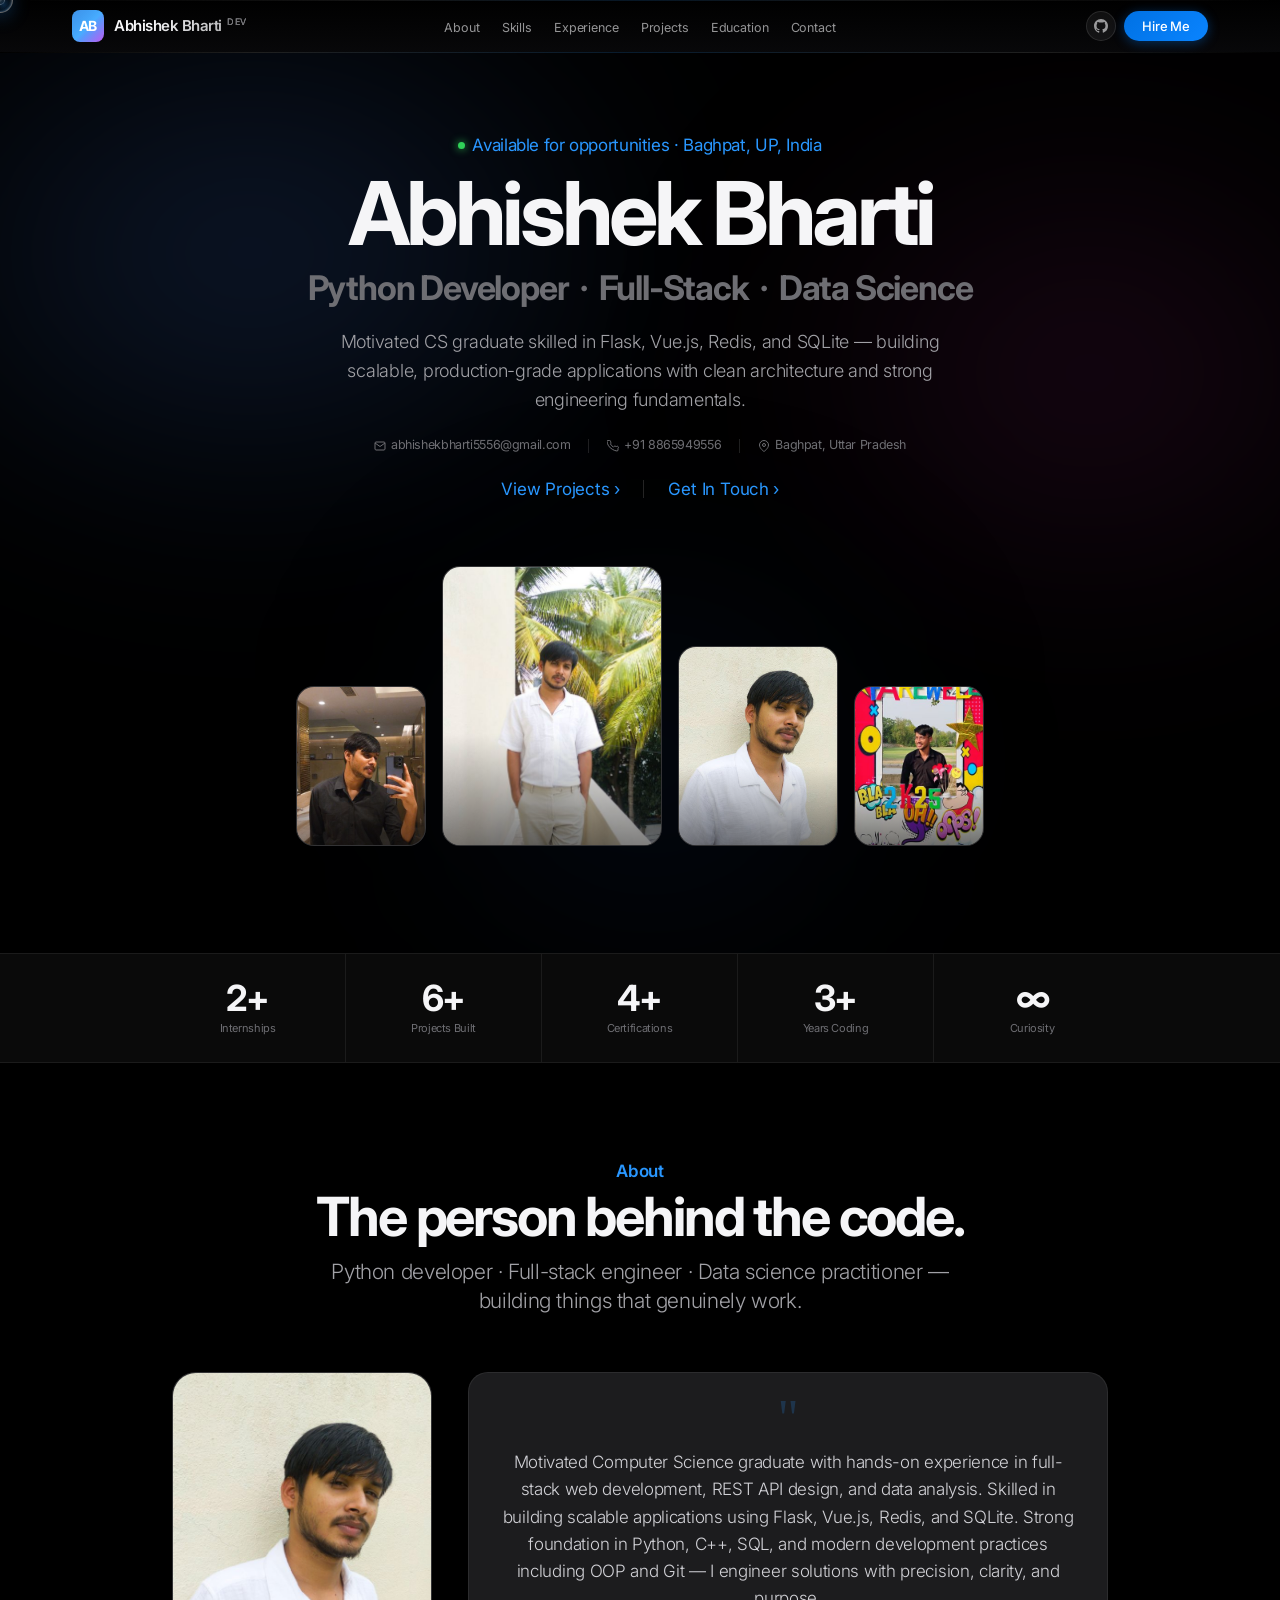
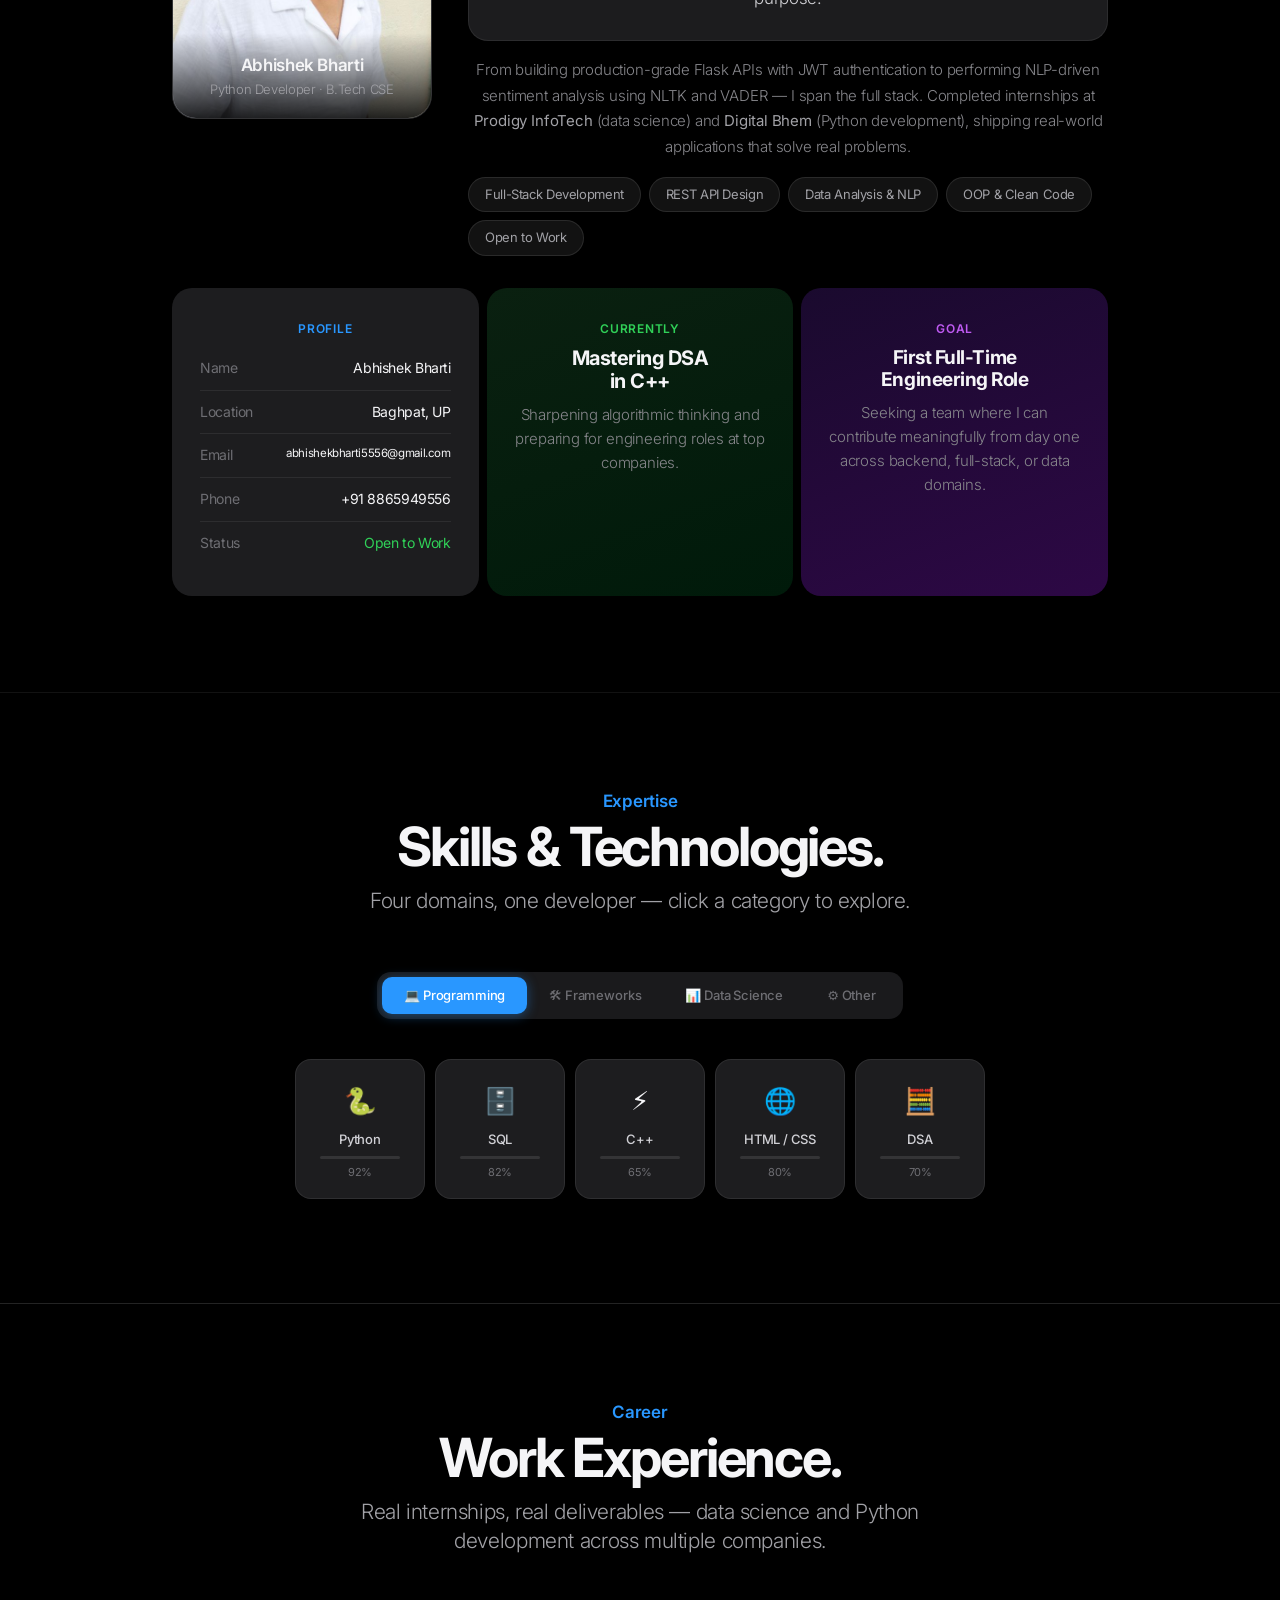
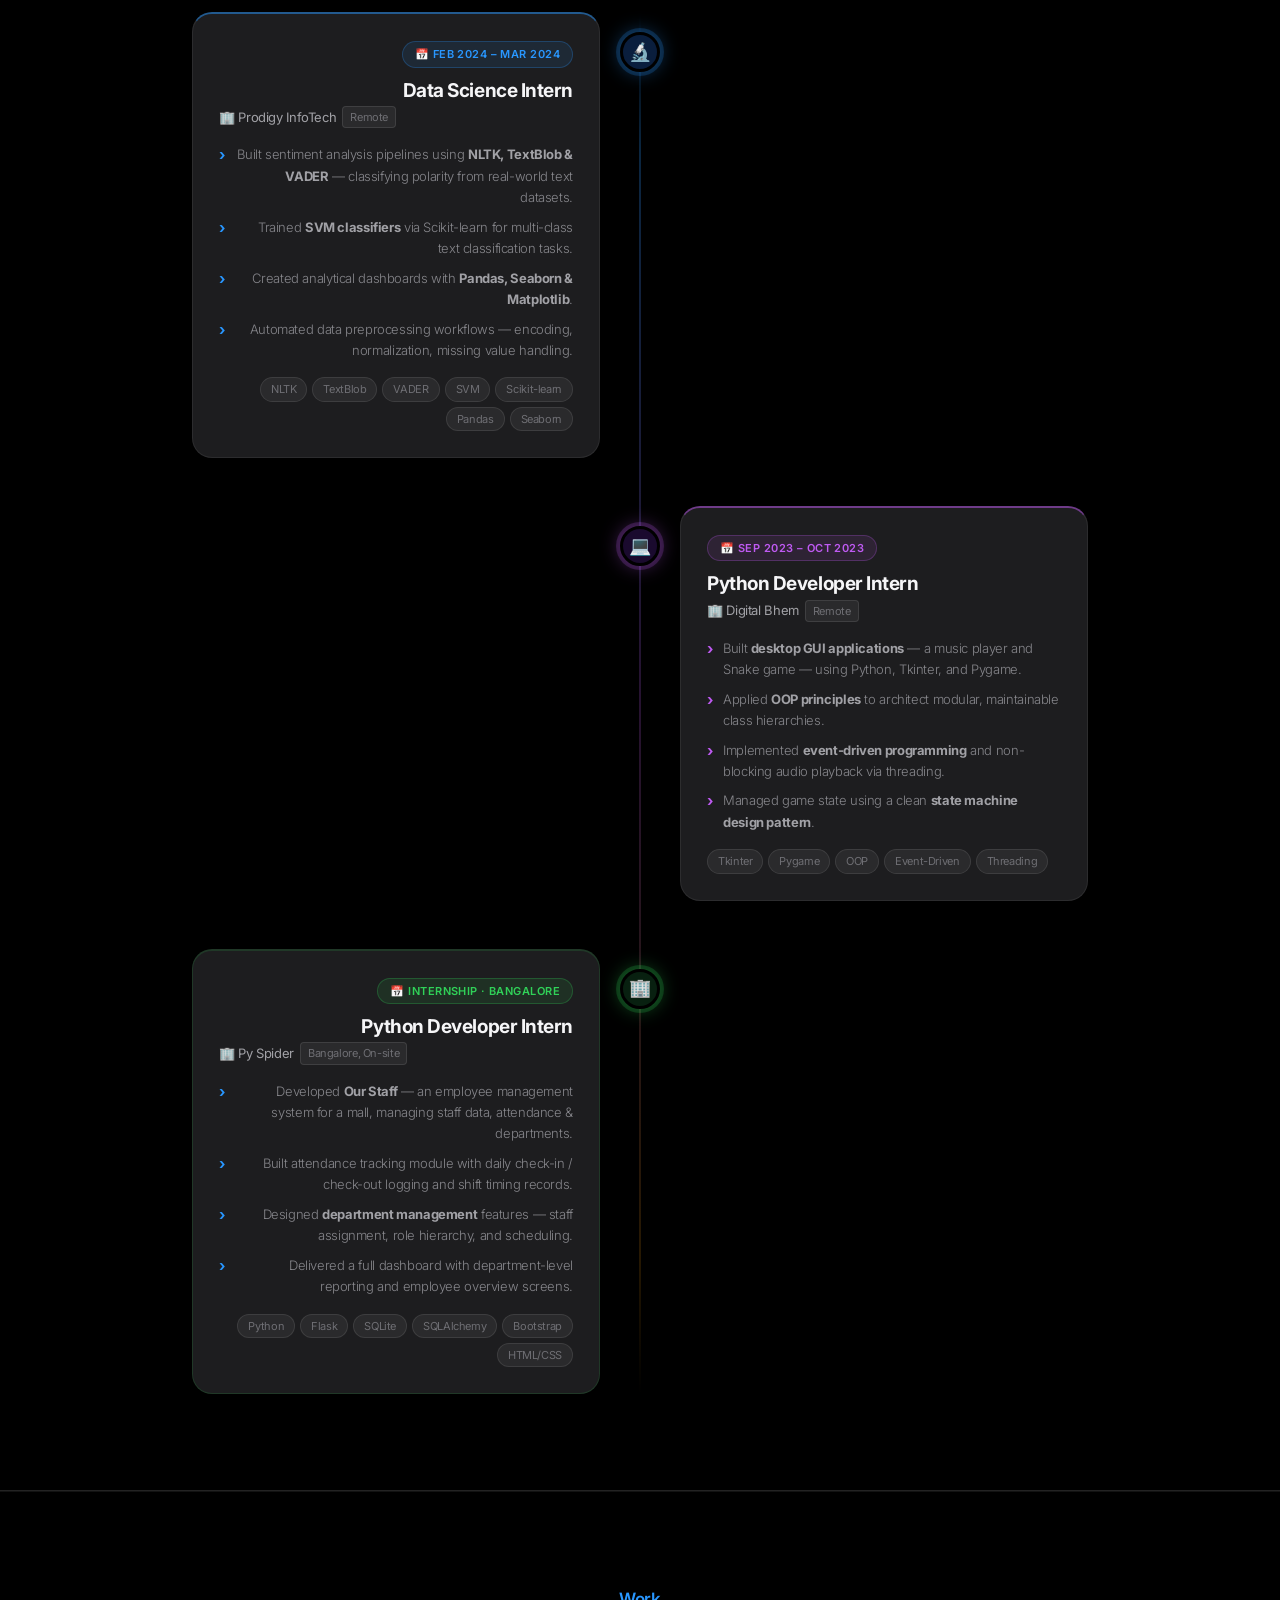
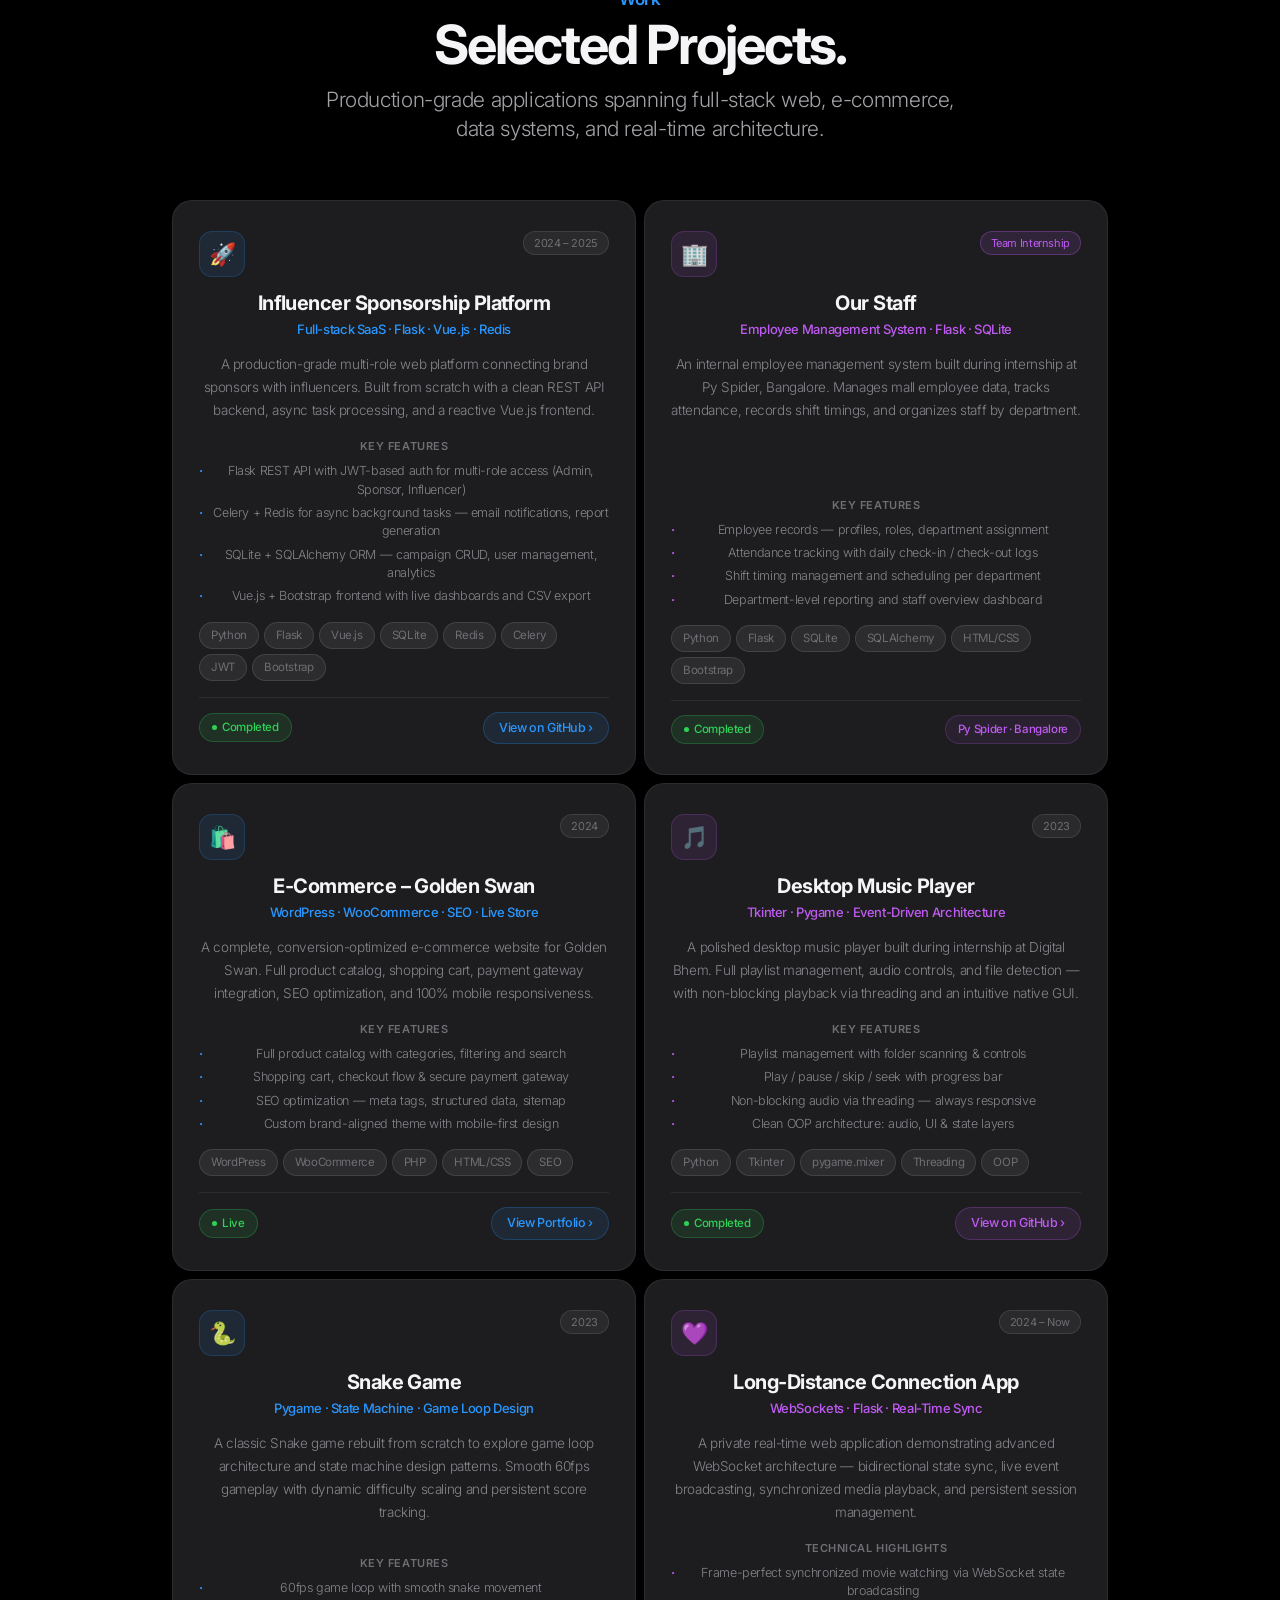
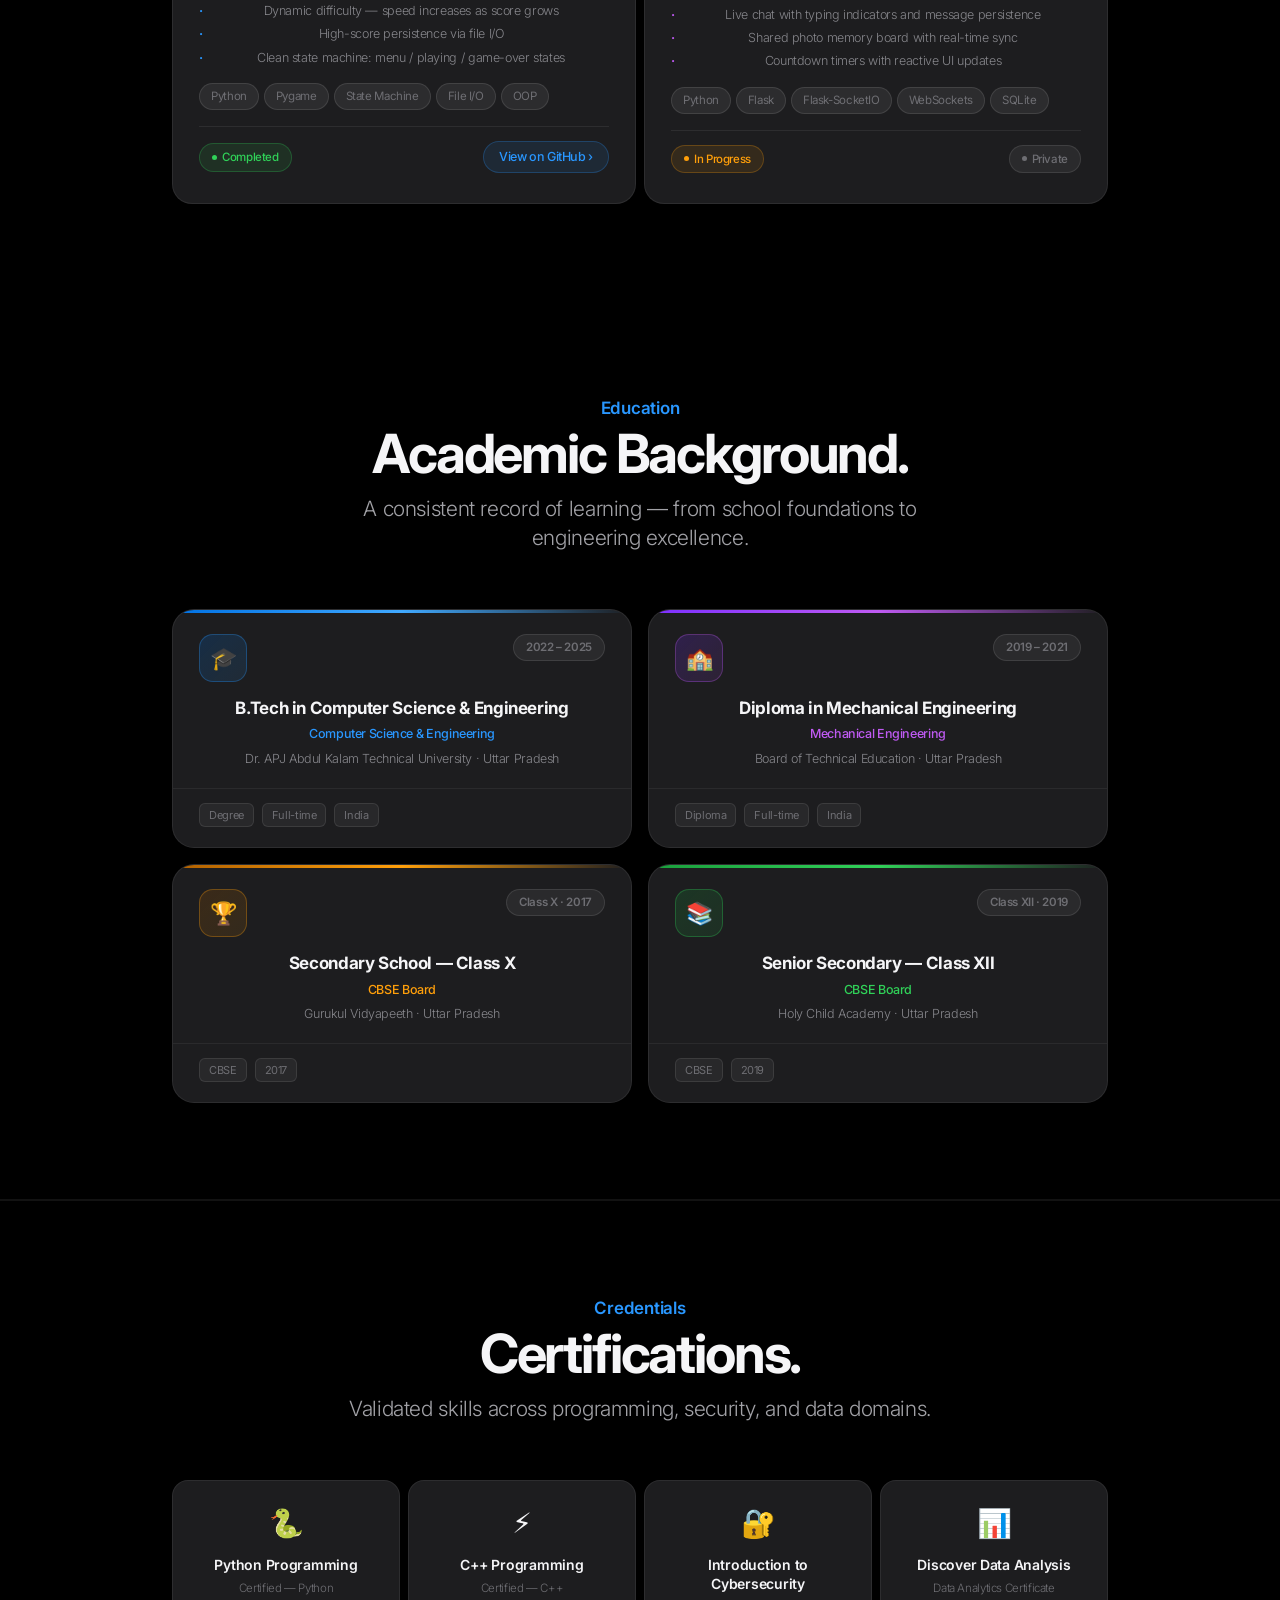
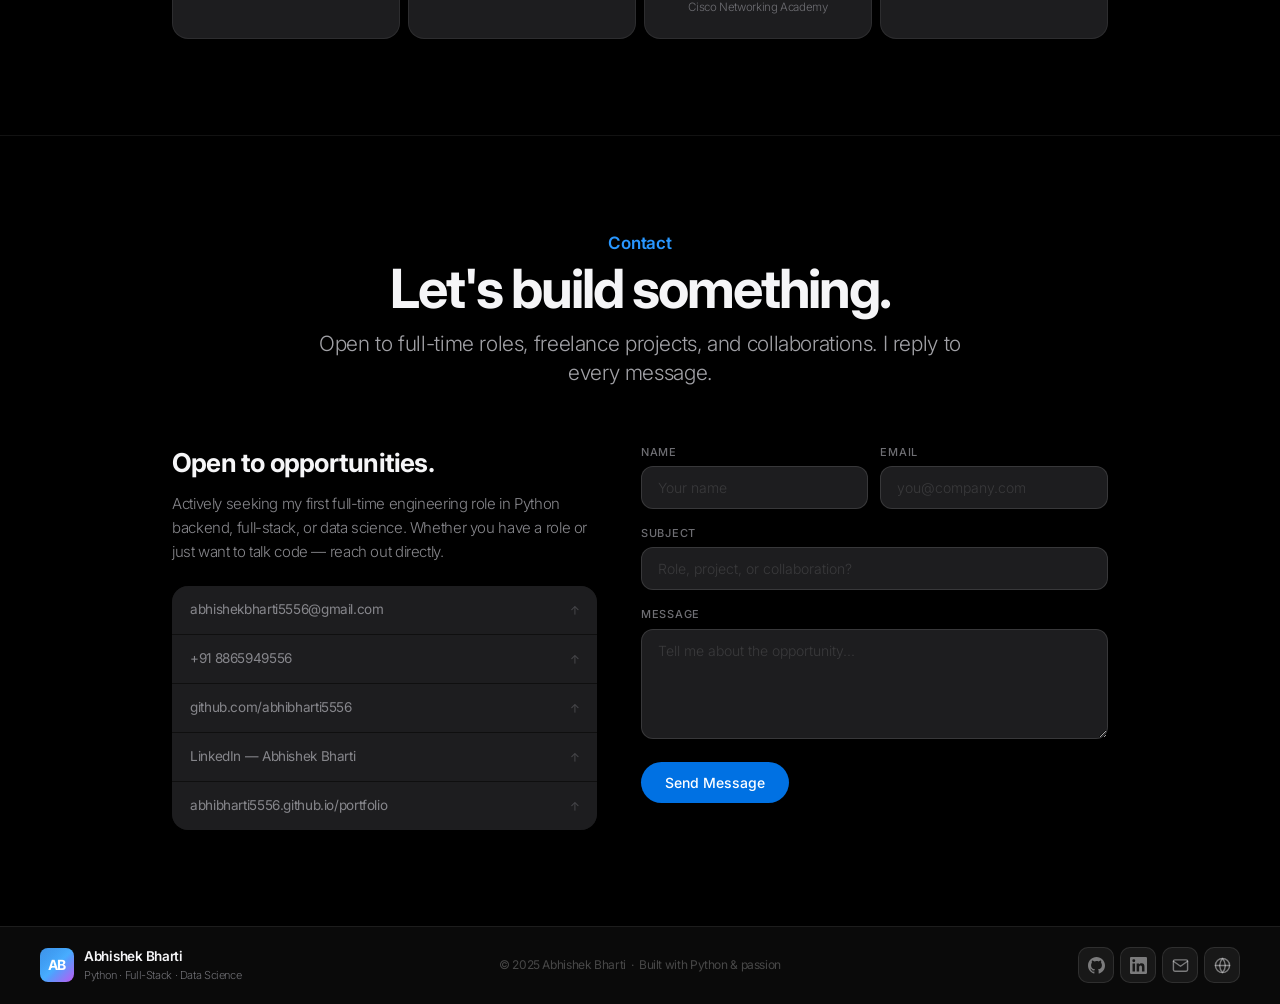
<file: portfolio.html>
<!DOCTYPE html>
<html lang="en">
<head>
<meta charset="UTF-8">
<meta name="viewport" content="width=device-width,initial-scale=1.0">
<title>Abhishek Bharti — Python Developer</title>
<link href="https://fonts.googleapis.com/css2?family=Inter:ital,opsz,wght@0,14..32,100..900;1,14..32,100..900&display=swap" rel="stylesheet">
<style>
*{margin:0;padding:0;box-sizing:border-box;-webkit-font-smoothing:antialiased}
html{scroll-behavior:smooth;background:#000}
body{background:#000;color:#f5f5f7;font-family:'Inter',system-ui,-apple-system,sans-serif;font-weight:400;font-size:17px;line-height:1.47;letter-spacing:-.022em;overflow-x:hidden;cursor:none}
::selection{background:rgba(41,151,255,.35);color:#fff}
::-webkit-scrollbar{display:none}
a{text-decoration:none;color:inherit}

/* BUBBLE CURSOR */
#cur{position:fixed;z-index:99999;pointer-events:none;width:26px;height:26px;border-radius:50%;transform:translate(-50%,-50%);will-change:left,top;background:radial-gradient(circle at 33% 30%,rgba(255,255,255,.6) 0%,rgba(255,255,255,.12) 26%,transparent 52%),radial-gradient(circle at 66% 70%,rgba(41,151,255,.22) 0%,transparent 44%),radial-gradient(circle at 50% 50%,rgba(41,151,255,.07) 0%,transparent 100%);border:1px solid rgba(255,255,255,.36);box-shadow:inset 0 1px 3px rgba(255,255,255,.45),inset 0 -1px 2px rgba(41,151,255,.2),0 4px 18px rgba(41,151,255,.25);transition:width .3s cubic-bezier(.25,.46,.45,.94),height .3s cubic-bezier(.25,.46,.45,.94)}
#cur::before{content:'';position:absolute;top:17%;left:21%;width:30%;height:16%;background:rgba(255,255,255,.7);border-radius:50%;transform:rotate(-35deg);filter:blur(1px)}
#cur.hov{width:42px;height:42px;box-shadow:inset 0 1px 5px rgba(255,255,255,.5),0 6px 24px rgba(41,151,255,.38)}
#cur.clk{width:18px;height:18px}
#trail{position:fixed;z-index:99998;pointer-events:none;width:10px;height:10px;border-radius:50%;transform:translate(-50%,-50%);background:radial-gradient(circle at 33% 30%,rgba(255,255,255,.4) 0%,transparent 55%);border:.5px solid rgba(255,255,255,.22);transition:left .18s ease,top .18s ease}

/* ══ HEADER ══ */
header{position:sticky;top:0;z-index:9000;background:linear-gradient(180deg,rgba(0,0,0,.98) 0%,rgba(8,8,10,.96) 100%);backdrop-filter:saturate(180%) blur(28px);-webkit-backdrop-filter:saturate(180%) blur(28px);border-bottom:1px solid transparent;border-image:linear-gradient(90deg,transparent 0%,rgba(255,255,255,.12) 20%,rgba(41,151,255,.18) 50%,rgba(255,255,255,.12) 80%,transparent 100%) 1}
header::before{content:'';position:absolute;top:0;left:0;right:0;height:1px;background:linear-gradient(90deg,transparent,rgba(255,255,255,.08) 30%,rgba(41,151,255,.15) 50%,rgba(255,255,255,.08) 70%,transparent)}
.header-inner{height:52px;max-width:1200px;margin:0 auto;display:grid;grid-template-columns:1fr auto 1fr;align-items:center;padding:0 32px}
.header-logo{display:flex;align-items:center;gap:10px;cursor:none}
.logo-mark{width:32px;height:32px;border-radius:8px;background:linear-gradient(135deg,#0071e3 0%,#40a9ff 50%,#bf5af2 100%);display:flex;align-items:center;justify-content:center;font-size:14px;font-weight:700;color:#fff;letter-spacing:-.04em;flex-shrink:0;position:relative;overflow:hidden}
.logo-mark::before{content:'';position:absolute;inset:0;background:linear-gradient(135deg,rgba(255,255,255,.25) 0%,transparent 60%)}
.logo-mark span{position:relative;z-index:1}
.logo-name{font-size:15px;font-weight:600;letter-spacing:-.032em;background:linear-gradient(135deg,#f5f5f7 30%,rgba(245,245,247,.65) 100%);-webkit-background-clip:text;-webkit-text-fill-color:transparent;background-clip:text;white-space:nowrap}
.logo-name sub{font-size:9px;font-weight:400;-webkit-text-fill-color:#6e6e73;vertical-align:super;margin-left:2px;letter-spacing:.06em;text-transform:uppercase}
.header-nav{display:flex;align-items:center;gap:0;list-style:none}
.header-nav a{font-size:12.5px;font-weight:400;color:rgba(245,245,247,.6);padding:0 11px;letter-spacing:-.01em;transition:color .25s ease;position:relative}
.header-nav a::after{content:'';position:absolute;bottom:-16px;left:50%;right:50%;height:1px;background:#2997ff;transition:left .25s ease,right .25s ease}
.header-nav a:hover{color:#f5f5f7}
.header-nav a:hover::after{left:11px;right:11px}
.header-right{display:flex;align-items:center;justify-content:flex-end;gap:8px}
.header-hire{background:linear-gradient(135deg,#0071e3,#0a84ff);color:#fff;border:none;padding:7px 18px;border-radius:980px;font-family:'Inter',sans-serif;font-size:13px;font-weight:500;cursor:none;letter-spacing:-.01em;transition:opacity .2s,transform .2s;box-shadow:0 2px 12px rgba(0,113,227,.4)}
.header-hire:hover{opacity:.85;transform:scale(1.02)}
.header-icon-btn{width:30px;height:30px;border-radius:50%;background:rgba(255,255,255,.06);border:.5px solid rgba(255,255,255,.1);display:flex;align-items:center;justify-content:center;cursor:none;transition:background .2s;font-size:13px;color:rgba(245,245,247,.6)}
.header-icon-btn:hover{background:rgba(255,255,255,.12);color:#f5f5f7}

/* ══ HERO ══ */
#hero{min-height:100svh;display:flex;flex-direction:column;align-items:center;text-align:center;padding:80px 20px 0;position:relative;overflow:hidden;background:#000}
.hero-mesh{position:absolute;inset:0;pointer-events:none;overflow:hidden}
.blob{position:absolute;border-radius:50%;filter:blur(110px);opacity:0;animation:blobIn 2s ease forwards}
@keyframes blobIn{to{opacity:1}}
.b1{width:860px;height:560px;left:-180px;top:-80px;background:radial-gradient(ellipse,rgba(20,38,70,.75),transparent 70%);animation-delay:.3s}
.b2{width:660px;height:480px;right:-140px;top:80px;background:radial-gradient(ellipse,rgba(70,18,58,.45),transparent 70%);animation-delay:.5s}
.b3{width:480px;height:380px;left:32%;bottom:0;background:radial-gradient(ellipse,rgba(8,26,56,.55),transparent 70%);animation-delay:.7s}
.hero-tag{display:inline-flex;align-items:center;gap:7px;color:#2997ff;font-size:17px;font-weight:400;margin-bottom:10px;opacity:0;animation:fUp .8s .2s cubic-bezier(.25,.46,.45,.94) forwards}
.tag-dot{width:7px;height:7px;border-radius:50%;background:#30d158;box-shadow:0 0 8px #30d158;animation:pulse 2s ease infinite}
@keyframes pulse{0%,100%{opacity:1;transform:scale(1)}50%{opacity:.45;transform:scale(.8)}}
.hero-name{font-size:clamp(52px,9vw,88px);font-weight:700;letter-spacing:-.05em;line-height:1.03;color:#f5f5f7;margin-bottom:10px;opacity:0;animation:fUp .9s .32s cubic-bezier(.25,.46,.45,.94) forwards}
.hero-role{font-size:clamp(20px,2.8vw,34px);font-weight:700;letter-spacing:-.035em;line-height:1.1;color:#6e6e73;margin-bottom:22px;opacity:0;animation:fUp .9s .42s cubic-bezier(.25,.46,.45,.94) forwards}
.hero-desc{font-size:18px;font-weight:300;color:#a1a1a6;max-width:600px;line-height:1.6;letter-spacing:-.014em;margin-bottom:22px;opacity:0;animation:fUp .9s .50s cubic-bezier(.25,.46,.45,.94) forwards}
.hero-contact-row{display:flex;gap:18px;justify-content:center;align-items:center;flex-wrap:wrap;margin-bottom:22px;opacity:0;animation:fUp .9s .55s cubic-bezier(.25,.46,.45,.94) forwards}
.hcr-item{display:inline-flex;align-items:center;gap:5px;font-size:12.5px;color:#6e6e73;font-weight:400}
.hcr-sep{width:1px;height:14px;background:rgba(255,255,255,.12)}
.hero-btns{display:flex;gap:24px;justify-content:center;align-items:center;opacity:0;animation:fUp .9s .62s cubic-bezier(.25,.46,.45,.94) forwards}
.hbtn-blue{color:#2997ff;font-size:17px;font-weight:400;display:inline-flex;align-items:center;gap:4px;cursor:none;transition:color .2s;letter-spacing:-.012em}
.hbtn-blue:hover{color:#75baff}
.hbtn-blue .arr{transition:transform .2s}
.hbtn-blue:hover .arr{transform:translateX(3px)}
.hdiv{width:1px;height:18px;background:rgba(255,255,255,.14)}
.hero-photo-strip{display:flex;gap:16px;margin-top:64px;align-items:flex-end;opacity:0;animation:fUp 1s .72s cubic-bezier(.25,.46,.45,.94) forwards}
.photo-frame{border-radius:18px;overflow:hidden;border:.5px solid rgba(255,255,255,.1);position:relative;background:#1c1c1e;flex-shrink:0}
.photo-frame img{width:100%;height:100%;object-fit:cover;display:block}
.photo-overlay{position:absolute;inset:0;background:linear-gradient(180deg,transparent 60%,rgba(0,0,0,.5) 100%)}
.pf-main{width:220px;height:280px}
.pf-side{width:160px;height:200px}
.pf-sm{width:130px;height:160px}
@keyframes fUp{from{opacity:0;transform:translateY(18px)}to{opacity:1;transform:translateY(0)}}

/* ══ STATS ══ */
.stats-bar{background:#0a0a0a;border-top:.5px solid rgba(255,255,255,.07);border-bottom:.5px solid rgba(255,255,255,.07)}
.stats-inner{max-width:980px;margin:0 auto;display:grid;grid-template-columns:repeat(5,1fr)}
.stat-c{padding:26px 20px;text-align:center;border-right:.5px solid rgba(255,255,255,.07)}
.stat-c:last-child{border-right:none}
.sn{font-size:36px;font-weight:700;letter-spacing:-.04em;color:#f5f5f7;line-height:1;margin-bottom:4px}
.sl{font-size:11px;color:#6e6e73;font-weight:400}

/* ══ LAYOUT ══ */
.sec{padding:96px 0;max-width:980px;margin:0 auto;padding-left:22px;padding-right:22px}
.sec-c{text-align:center}
.sec-ey{font-size:17px;font-weight:600;color:#2997ff;letter-spacing:-.014em;margin-bottom:4px}
.sec-h{font-size:clamp(38px,5.5vw,54px);font-weight:700;letter-spacing:-.04em;line-height:1.07;color:#f5f5f7;margin-bottom:12px}
.sec-sub{font-size:21px;font-weight:300;color:#a1a1a6;letter-spacing:-.018em;line-height:1.38;max-width:660px;margin:0 auto 56px}
.divider{height:.5px;background:rgba(255,255,255,.07)}
.bento{display:grid;gap:8px}
.b2g{grid-template-columns:1fr 1fr}
.b3g{grid-template-columns:1fr 1fr 1fr}
.bcell{background:#1d1d1f;border-radius:20px;overflow:hidden;transition:background .3s}
.bcell:hover{background:#272729}
.bcell.bp{background:linear-gradient(160deg,#0a2540,#001d3d)}
.bcell.bpp{background:linear-gradient(160deg,#1a0a2e,#2d0845)}
.bcell.bg{background:linear-gradient(160deg,#0a2010,#001a0a)}
.bp32{padding:32px 28px}
.bp24{padding:24px 22px}
.ov{font-size:12px;font-weight:600;color:#2997ff;letter-spacing:.06em;text-transform:uppercase;margin-bottom:10px}
.ov.p{color:#bf5af2}.ov.g{color:#30d158}.ov.o{color:#ff9f0a}
.ct{font-size:26px;font-weight:700;letter-spacing:-.025em;line-height:1.15;margin-bottom:10px;color:#f5f5f7}
.cb{font-size:15px;font-weight:300;color:#86868b;line-height:1.6;letter-spacing:-.012em}
.ir{display:flex;justify-content:space-between;padding:11px 0;border-bottom:.5px solid rgba(255,255,255,.07);font-size:14px}
.ir:last-child{border-bottom:none}
.ik{color:#6e6e73}.iv{color:#f5f5f7}.iv.g{color:#30d158}
.pill-row{display:flex;flex-wrap:wrap;gap:8px;margin-top:18px}
.pl{background:rgba(255,255,255,.07);border:.5px solid rgba(255,255,255,.1);border-radius:980px;padding:7px 16px;font-size:13px;color:#a1a1a6;cursor:none;transition:all .2s}
.pl:hover{background:rgba(255,255,255,.14);color:#f5f5f7}

/* ══ ABOUT ══ */
.about-photo-row{display:grid;grid-template-columns:260px 1fr;gap:36px;align-items:start;margin-bottom:32px}
.about-photo-card{border-radius:24px;overflow:hidden;border:.5px solid rgba(255,255,255,.1);background:#1c1c1e;aspect-ratio:3/4;position:relative}
.about-photo-card img{width:100%;height:100%;object-fit:cover;object-position:center top}
.about-photo-name{position:absolute;bottom:0;left:0;right:0;padding:20px 20px 18px;background:linear-gradient(transparent,rgba(0,0,0,.85))}
.apn-name{font-size:17px;font-weight:600;color:#f5f5f7;letter-spacing:-.022em}
.apn-title{font-size:13px;color:#a1a1a6;font-weight:300;margin-top:2px}
.about-quote-block{background:#1c1c1e;border-radius:20px;padding:28px;margin-bottom:16px;border:.5px solid rgba(255,255,255,.07)}
.aqm{font-size:52px;line-height:.7;color:rgba(41,151,255,.2);font-family:Georgia,serif;margin-bottom:12px}
.aqt{font-size:17px;font-weight:300;color:#d1d1d6;letter-spacing:-.018em;line-height:1.6}
.about-body-text{font-size:15px;font-weight:300;color:#86868b;line-height:1.7;letter-spacing:-.012em;margin-bottom:14px}
.about-body-text strong{color:#a1a1a6;font-weight:400}


/* ══ SKILLS REDESIGN ══ */
.skills-outer{max-width:980px;margin:0 auto}
.skills-tab-row{display:flex;gap:0;background:#1a1a1c;border-radius:14px;padding:5px;margin-bottom:32px;width:fit-content;margin-left:auto;margin-right:auto}
.sk-tab{padding:9px 22px;border-radius:10px;font-size:13px;font-weight:500;color:#6e6e73;cursor:none;transition:all .25s;letter-spacing:-.012em;white-space:nowrap}
.sk-tab.active{background:#2997ff;color:#fff;box-shadow:0 2px 12px rgba(41,151,255,.4)}
.sk-tab.active.p{background:#bf5af2;box-shadow:0 2px 12px rgba(191,90,242,.4)}
.sk-tab.active.g{background:#30d158;box-shadow:0 2px 12px rgba(48,209,88,.4)}
.sk-tab.active.o{background:#ff9f0a;box-shadow:0 2px 12px rgba(255,159,10,.4)}

.sk-panel{display:none}.sk-panel.active{display:block}

/* Hexagonal skill grid */
.sk-hex-grid{display:flex;flex-wrap:wrap;gap:10px;justify-content:center;padding:8px 0}
.sk-hex{
  position:relative;
  background:#1d1d1f;
  border:.5px solid rgba(255,255,255,.08);
  border-radius:16px;
  padding:22px 20px 18px;
  text-align:center;
  min-width:130px;
  transition:all .3s cubic-bezier(.25,.46,.45,.94);
  cursor:none;
  overflow:hidden;
}
.sk-hex::before{content:'';position:absolute;inset:0;opacity:0;transition:opacity .3s;border-radius:16px}
.sk-hex:hover{transform:translateY(-4px);border-color:transparent}
.sk-hex:hover::before{opacity:1}

/* Color variants */
.sk-hex.blue::before{background:linear-gradient(135deg,rgba(0,113,227,.18),rgba(64,169,255,.08))}
.sk-hex.blue:hover{box-shadow:0 8px 32px rgba(0,113,227,.25),inset 0 0 0 .5px rgba(41,151,255,.4)}
.sk-hex.purple::before{background:linear-gradient(135deg,rgba(123,47,255,.18),rgba(191,90,242,.08))}
.sk-hex.purple:hover{box-shadow:0 8px 32px rgba(191,90,242,.25),inset 0 0 0 .5px rgba(191,90,242,.4)}
.sk-hex.green::before{background:linear-gradient(135deg,rgba(26,158,60,.18),rgba(48,209,88,.08))}
.sk-hex.green:hover{box-shadow:0 8px 32px rgba(48,209,88,.2),inset 0 0 0 .5px rgba(48,209,88,.4)}
.sk-hex.orange::before{background:linear-gradient(135deg,rgba(176,96,0,.18),rgba(255,159,10,.08))}
.sk-hex.orange:hover{box-shadow:0 8px 32px rgba(255,159,10,.2),inset 0 0 0 .5px rgba(255,159,10,.4)}

.sk-hex-icon{font-size:26px;margin-bottom:10px;display:block;position:relative;z-index:1}
.sk-hex-name{font-size:13px;font-weight:500;color:#d1d1d6;letter-spacing:-.014em;margin-bottom:8px;position:relative;z-index:1;line-height:1.3}
.sk-hex-bar{height:3px;background:rgba(255,255,255,.1);border-radius:2px;overflow:hidden;position:relative;z-index:1;margin:0 4px}
.sk-hex-fill{height:100%;border-radius:2px;width:0;transition:width 1.4s cubic-bezier(.25,.46,.45,.94)}
.sk-hex-fill.blue{background:linear-gradient(90deg,#0071e3,#40a9ff)}
.sk-hex-fill.purple{background:linear-gradient(90deg,#7b2fff,#bf5af2)}
.sk-hex-fill.green{background:linear-gradient(90deg,#1a9e3c,#30d158)}
.sk-hex-fill.orange{background:linear-gradient(90deg,#b06000,#ff9f0a)}
.sk-hex-pct{font-size:11px;color:#6e6e73;margin-top:5px;position:relative;z-index:1}

/* other tags panel */
.sk-other-grid{display:grid;grid-template-columns:repeat(3,1fr);gap:10px}
.sk-other-card{background:#1d1d1f;border-radius:14px;padding:18px 16px;border:.5px solid rgba(255,255,255,.07);display:flex;align-items:center;gap:12px;transition:all .25s;cursor:none}
.sk-other-card:hover{background:#252527;transform:translateY(-2px)}
.sk-other-card.blue:hover{border-color:rgba(41,151,255,.25);box-shadow:0 4px 20px rgba(41,151,255,.1)}
.sk-other-card.purple:hover{border-color:rgba(191,90,242,.25);box-shadow:0 4px 20px rgba(191,90,242,.1)}
.sk-other-card.green:hover{border-color:rgba(48,209,88,.25);box-shadow:0 4px 20px rgba(48,209,88,.1)}
.sk-other-card.orange:hover{border-color:rgba(255,159,10,.25);box-shadow:0 4px 20px rgba(255,159,10,.1)}
.sk-oc-dot{width:8px;height:8px;border-radius:50%;flex-shrink:0}
.sk-oc-dot.blue{background:#2997ff;box-shadow:0 0 8px rgba(41,151,255,.6)}
.sk-oc-dot.purple{background:#bf5af2;box-shadow:0 0 8px rgba(191,90,242,.6)}
.sk-oc-dot.green{background:#30d158;box-shadow:0 0 8px rgba(48,209,88,.6)}
.sk-oc-dot.orange{background:#ff9f0a;box-shadow:0 0 8px rgba(255,159,10,.6)}
.sk-oc-name{font-size:13.5px;font-weight:500;color:#d1d1d6;letter-spacing:-.014em}
.sk-oc-type{font-size:11px;color:#6e6e73;margin-top:2px}

/* ══ EXPERIENCE REDESIGN ══ */
.exp-container{position:relative;max-width:980px;margin:0 auto}
.exp-tl-line{position:absolute;left:50%;top:0;bottom:0;width:1px;background:linear-gradient(180deg,transparent,rgba(41,151,255,.5) 10%,rgba(191,90,242,.4) 50%,rgba(255,159,10,.3) 90%,transparent);transform:translateX(-50%)}
.exp-entries{display:flex;flex-direction:column;gap:0}
.exp-entry{display:grid;grid-template-columns:1fr 40px 1fr;gap:0;margin-bottom:48px;align-items:start}
.exp-entry:last-child{margin-bottom:0}
.exp-entry.left .exp-card-wrap{grid-column:1;grid-row:1;text-align:right}
.exp-entry.left .exp-center{grid-column:2;grid-row:1}
.exp-entry.left .exp-spacer{grid-column:3;grid-row:1}
.exp-entry.right .exp-spacer{grid-column:1;grid-row:1}
.exp-entry.right .exp-center{grid-column:2;grid-row:1}
.exp-entry.right .exp-card-wrap{grid-column:3;grid-row:1;text-align:left}
.exp-center{display:flex;flex-direction:column;align-items:center;padding-top:20px}
.exp-node{width:40px;height:40px;border-radius:50%;display:flex;align-items:center;justify-content:center;font-size:18px;border:3px solid #000;position:relative;z-index:2;flex-shrink:0}
.exp-node.blue{background:#0a1e3d;box-shadow:0 0 0 4px rgba(41,151,255,.2),0 0 20px rgba(41,151,255,.4)}
.exp-node.purple{background:#1a0a2e;box-shadow:0 0 0 4px rgba(191,90,242,.2),0 0 20px rgba(191,90,242,.4)}
.exp-card-wrap{padding:0 20px}
.exp-card-new{background:#1d1d1f;border-radius:20px;padding:26px;border:.5px solid rgba(255,255,255,.07);transition:background .25s,transform .2s;position:relative;overflow:hidden}
.exp-card-new:hover{background:#252527;transform:translateY(-2px)}
.exp-card-new.blue{border-top:2px solid rgba(41,151,255,.5)}
.exp-card-new.purple{border-top:2px solid rgba(191,90,242,.5)}
.exp-card-new:hover.blue{box-shadow:0 8px 32px rgba(41,151,255,.1);border-color:rgba(41,151,255,.3)}
.exp-card-new:hover.purple{box-shadow:0 8px 32px rgba(191,90,242,.1);border-color:rgba(191,90,242,.3)}
.exp-date-chip{display:inline-flex;align-items:center;gap:5px;font-size:11px;font-weight:600;letter-spacing:.04em;text-transform:uppercase;border-radius:980px;padding:4px 12px;margin-bottom:12px}
.exp-date-chip.blue{color:#2997ff;background:rgba(41,151,255,.1);border:.5px solid rgba(41,151,255,.25)}
.exp-date-chip.purple{color:#bf5af2;background:rgba(191,90,242,.1);border:.5px solid rgba(191,90,242,.25)}
.exp-new-role{font-size:19px;font-weight:700;letter-spacing:-.024em;color:#f5f5f7;margin-bottom:4px;line-height:1.2}
.exp-new-company{font-size:13px;color:#a1a1a6;font-weight:400;margin-bottom:16px;display:flex;align-items:center;gap:6px}
.exp-new-company span{font-size:11px;color:#6e6e73;background:rgba(255,255,255,.06);border:.5px solid rgba(255,255,255,.1);border-radius:4px;padding:2px 7px}
.exp-new-bullets{list-style:none;display:flex;flex-direction:column;gap:8px;margin-bottom:16px}
.exp-new-bullets li{font-size:13px;font-weight:300;color:#86868b;line-height:1.65;padding-left:16px;position:relative}
.exp-new-bullets li::before{content:'›';position:absolute;left:0;font-weight:700;font-size:15px;line-height:1.4}
.exp-new-bullets li.blue::before{color:#2997ff}
.exp-new-bullets li.purple::before{color:#bf5af2}
.exp-new-chips{display:flex;flex-wrap:wrap;gap:5px}
.exp-new-chips.right{justify-content:flex-start}
.exp-new-chips.left{justify-content:flex-end}
.enc{background:rgba(255,255,255,.06);border:.5px solid rgba(255,255,255,.09);border-radius:980px;padding:3px 10px;font-size:11px;color:#6e6e73}

/* ══ EDUCATION REDESIGN ══ */
.edu-timeline-wrap{position:relative;padding:0}
.edu-grid-new{display:grid;grid-template-columns:1fr 1fr;gap:16px;margin-bottom:16px}
.edu-card-new{background:#1d1d1f;border-radius:22px;padding:0;border:.5px solid rgba(255,255,255,.07);transition:all .3s cubic-bezier(.25,.46,.45,.94);overflow:hidden;cursor:none;position:relative}
.edu-card-new:hover{transform:translateY(-4px)}
.edu-card-new.blue:hover{border-color:rgba(41,151,255,.3);box-shadow:0 12px 40px rgba(41,151,255,.12)}
.edu-card-new.purple:hover{border-color:rgba(191,90,242,.3);box-shadow:0 12px 40px rgba(191,90,242,.12)}
.edu-card-new.green:hover{border-color:rgba(48,209,88,.3);box-shadow:0 12px 40px rgba(48,209,88,.1)}
.edu-card-new.orange:hover{border-color:rgba(255,159,10,.3);box-shadow:0 12px 40px rgba(255,159,10,.1)}

.edu-card-header{padding:24px 26px 20px;position:relative}
.edu-accent-bar{height:3px;position:absolute;top:0;left:0;right:0}
.edu-accent-bar.blue{background:linear-gradient(90deg,#0071e3,#40a9ff,transparent)}
.edu-accent-bar.purple{background:linear-gradient(90deg,#7b2fff,#bf5af2,transparent)}
.edu-accent-bar.green{background:linear-gradient(90deg,#1a9e3c,#30d158,transparent)}
.edu-accent-bar.orange{background:linear-gradient(90deg,#b06000,#ff9f0a,transparent)}
.edu-card-top{display:flex;align-items:flex-start;justify-content:space-between;gap:12px;margin-bottom:16px}
.edu-icon-new{width:48px;height:48px;border-radius:14px;display:flex;align-items:center;justify-content:center;font-size:22px;flex-shrink:0}
.edu-icon-new.blue{background:linear-gradient(135deg,rgba(0,113,227,.2),rgba(64,169,255,.1));border:.5px solid rgba(41,151,255,.3)}
.edu-icon-new.purple{background:linear-gradient(135deg,rgba(123,47,255,.2),rgba(191,90,242,.1));border:.5px solid rgba(191,90,242,.3)}
.edu-icon-new.green{background:linear-gradient(135deg,rgba(26,158,60,.2),rgba(48,209,88,.1));border:.5px solid rgba(48,209,88,.3)}
.edu-icon-new.orange{background:linear-gradient(135deg,rgba(176,96,0,.2),rgba(255,159,10,.1));border:.5px solid rgba(255,159,10,.3)}
.edu-year-new{font-size:11.5px;font-weight:600;color:#6e6e73;background:rgba(255,255,255,.06);border:.5px solid rgba(255,255,255,.1);border-radius:980px;padding:4px 12px;white-space:nowrap;height:fit-content}
.edu-degree-new{font-size:17px;font-weight:700;letter-spacing:-.022em;color:#f5f5f7;line-height:1.25;margin-bottom:6px}
.edu-field-new{font-size:12.5px;font-weight:500;margin-bottom:5px}
.edu-field-new.blue{color:#2997ff}
.edu-field-new.purple{color:#bf5af2}
.edu-field-new.green{color:#30d158}
.edu-field-new.orange{color:#ff9f0a}
.edu-uni-new{font-size:12.5px;color:#86868b;font-weight:300;line-height:1.55}
.edu-card-footer{padding:14px 26px 20px;border-top:.5px solid rgba(255,255,255,.06);display:flex;align-items:center;gap:8px}
.edu-footer-tag{font-size:11px;color:#6e6e73;background:rgba(255,255,255,.05);border:.5px solid rgba(255,255,255,.09);border-radius:6px;padding:3px 9px}

/* School row — full width spanning cards */
.edu-school-row{display:grid;grid-template-columns:1fr 1fr;gap:16px}

/* ══ PROJECTS ══ */
.proj-grid{display:grid;grid-template-columns:1fr 1fr;gap:8px}
.proj-card{background:#1d1d1f;border-radius:20px;padding:30px 26px;border:.5px solid rgba(255,255,255,.07);transition:background .25s,border-color .25s,transform .25s;position:relative;overflow:hidden;display:flex;flex-direction:column}
.proj-card::before{content:'';position:absolute;top:0;left:0;right:0;height:2px;opacity:0;transition:opacity .3s}
.proj-card.pc-blue::before{background:linear-gradient(90deg,transparent,rgba(41,151,255,.6),transparent)}
.proj-card.pc-purple::before{background:linear-gradient(90deg,transparent,rgba(191,90,242,.6),transparent)}
.proj-card:hover{background:#252527;transform:translateY(-2px)}
.proj-card.pc-blue:hover{border-color:rgba(41,151,255,.22)}
.proj-card.pc-purple:hover{border-color:rgba(191,90,242,.22)}
.proj-card:hover::before{opacity:1}
.proj-header{display:flex;align-items:flex-start;justify-content:space-between;margin-bottom:14px;gap:12px}
.proj-icon{width:46px;height:46px;border-radius:13px;display:flex;align-items:center;justify-content:center;font-size:22px;flex-shrink:0}
.proj-icon.blue{background:rgba(41,151,255,.1);border:.5px solid rgba(41,151,255,.2)}
.proj-icon.purple{background:rgba(191,90,242,.1);border:.5px solid rgba(191,90,242,.2)}
.proj-year-badge{font-size:11px;color:#6e6e73;background:rgba(255,255,255,.06);border:.5px solid rgba(255,255,255,.1);border-radius:980px;padding:3px 10px;white-space:nowrap;height:fit-content}
.proj-name{font-size:20px;font-weight:700;letter-spacing:-.026em;color:#f5f5f7;margin-bottom:5px;line-height:1.2}
.proj-tagline{font-size:13px;font-weight:500;margin-bottom:14px}
.proj-tagline.blue{color:#2997ff}
.proj-tagline.purple{color:#bf5af2}
.proj-desc{font-size:13.5px;font-weight:300;color:#86868b;line-height:1.7;margin-bottom:16px;flex:1}
.proj-highlights{margin-bottom:16px}
.proj-hl-title{font-size:11px;font-weight:600;color:#6e6e73;letter-spacing:.05em;text-transform:uppercase;margin-bottom:8px}
.proj-hl-list{list-style:none;display:flex;flex-direction:column;gap:5px}
.proj-hl-list li{font-size:12.5px;color:#86868b;font-weight:300;padding-left:14px;position:relative}
.proj-hl-list li::before{content:'·';position:absolute;left:0;color:#2997ff;font-weight:700}
.proj-hl-list li.p::before{color:#bf5af2}
.proj-chips{display:flex;flex-wrap:wrap;gap:5px;margin-bottom:16px}
.pc{background:rgba(255,255,255,.07);border:.5px solid rgba(255,255,255,.1);border-radius:980px;padding:4px 11px;font-size:11.5px;color:#6e6e73}
.proj-footer{display:flex;align-items:center;justify-content:space-between;margin-top:auto;padding-top:14px;border-top:.5px solid rgba(255,255,255,.07)}
.bap{display:inline-flex;align-items:center;gap:5px;border-radius:980px;padding:5px 12px;font-size:11.5px;font-weight:500}
.bap-g{background:rgba(48,209,88,.1);color:#30d158;border:.5px solid rgba(48,209,88,.25)}
.bap-a{background:rgba(255,159,10,.1);color:#ff9f0a;border:.5px solid rgba(255,159,10,.25)}
.bap-gr{background:rgba(255,255,255,.06);color:#6e6e73;border:.5px solid rgba(255,255,255,.1)}
.bap-dot{width:5px;height:5px;border-radius:50%;background:currentColor}
.proj-link{display:inline-flex;align-items:center;gap:5px;background:rgba(41,151,255,.1);border:.5px solid rgba(41,151,255,.25);border-radius:980px;padding:6px 15px;font-size:12.5px;font-weight:500;color:#2997ff;cursor:none;transition:all .2s}
.proj-link:hover{background:rgba(41,151,255,.2)}
.proj-link.p{background:rgba(191,90,242,.1);border-color:rgba(191,90,242,.25);color:#bf5af2}
.proj-link.p:hover{background:rgba(191,90,242,.2)}

/* ══ EDUCATION ══ */
.edu-grid{display:grid;grid-template-columns:1fr 1fr;gap:8px;margin-bottom:8px}
.edu-card{background:#1d1d1f;border-radius:20px;padding:28px 26px;border:.5px solid rgba(255,255,255,.07);transition:background .25s,transform .2s;position:relative;overflow:hidden}
.edu-card:hover{background:#252527;transform:translateY(-1px)}
.edu-top-bar{height:2px;background:linear-gradient(90deg,rgba(41,151,255,.6),transparent);margin:-28px -26px 24px;}
.edu-top-bar.p{background:linear-gradient(90deg,rgba(191,90,242,.6),transparent)}
.edu-top-bar.g{background:linear-gradient(90deg,rgba(48,209,88,.6),transparent)}
.edu-top-bar.o{background:linear-gradient(90deg,rgba(255,159,10,.6),transparent)}
.edu-icon-row{display:flex;align-items:center;justify-content:space-between;margin-bottom:16px}
.edu-icon{width:44px;height:44px;border-radius:12px;display:flex;align-items:center;justify-content:center;font-size:20px}
.edu-icon.blue{background:rgba(41,151,255,.1);border:.5px solid rgba(41,151,255,.2)}
.edu-icon.purple{background:rgba(191,90,242,.1);border:.5px solid rgba(191,90,242,.2)}
.edu-icon.green{background:rgba(48,209,88,.1);border:.5px solid rgba(48,209,88,.2)}
.edu-icon.orange{background:rgba(255,159,10,.1);border:.5px solid rgba(255,159,10,.2)}
.edu-year-badge{font-size:11px;color:#6e6e73;background:rgba(255,255,255,.06);border:.5px solid rgba(255,255,255,.1);border-radius:980px;padding:3px 10px}
.edu-degree{font-size:18px;font-weight:700;letter-spacing:-.022em;color:#f5f5f7;margin-bottom:5px;line-height:1.25}
.edu-field{font-size:13px;font-weight:500;margin-bottom:6px}
.edu-field.blue{color:#2997ff}
.edu-field.purple{color:#bf5af2}
.edu-field.green{color:#30d158}
.edu-field.orange{color:#ff9f0a}
.edu-uni{font-size:13px;color:#86868b;font-weight:300;line-height:1.55}

/* ══ CERTIFICATIONS ══ */
.cert-grid{display:grid;grid-template-columns:repeat(4,1fr);gap:8px}
.cert-card{background:#1d1d1f;border-radius:16px;padding:22px 18px;border:.5px solid rgba(255,255,255,.07);transition:all .25s;text-align:center;cursor:none;position:relative;overflow:hidden}
.cert-card::before{content:'';position:absolute;top:0;left:0;right:0;height:1.5px;opacity:0;transition:opacity .3s}
.cert-card.cc-blue::before{background:linear-gradient(90deg,transparent,rgba(41,151,255,.5),transparent)}
.cert-card.cc-purple::before{background:linear-gradient(90deg,transparent,rgba(191,90,242,.5),transparent)}
.cert-card.cc-green::before{background:linear-gradient(90deg,transparent,rgba(48,209,88,.5),transparent)}
.cert-card.cc-orange::before{background:linear-gradient(90deg,transparent,rgba(255,159,10,.5),transparent)}
.cert-card:hover{background:#252527;transform:translateY(-3px)}
.cert-card:hover::before{opacity:1}
.cert-icon{font-size:28px;margin-bottom:12px;display:block}
.cert-name{font-size:14px;font-weight:600;letter-spacing:-.018em;color:#f5f5f7;margin-bottom:5px;line-height:1.35}
.cert-issuer{font-size:11.5px;color:#6e6e73;font-weight:300}

/* ══ SPECIAL ══ */
.sp-wrap{background:linear-gradient(165deg,#1a0030,#08001a 50%,#000810);border-top:.5px solid rgba(255,255,255,.08);border-bottom:.5px solid rgba(255,255,255,.08);padding:96px 22px;position:relative;overflow:hidden}
.sp-aura{position:absolute;width:700px;height:700px;border-radius:50%;background:radial-gradient(circle,rgba(191,90,242,.12),transparent 65%);top:50%;left:50%;transform:translate(-50%,-50%);pointer-events:none}
.sp-inner{max-width:980px;margin:0 auto}
.sp-ey{text-align:center;font-size:17px;font-weight:600;color:#bf5af2;margin-bottom:4px}
.sp-h{text-align:center;font-size:clamp(38px,6vw,60px);font-weight:700;letter-spacing:-.045em;line-height:1.05;color:#f5f5f7;margin-bottom:12px}
.sp-s{text-align:center;font-size:19px;font-weight:300;color:#86868b;max-width:520px;margin:0 auto 48px;line-height:1.5}
.sp-grid{display:grid;grid-template-columns:1fr 1fr;gap:8px}
.spc{background:rgba(191,90,242,.06);border:.5px solid rgba(191,90,242,.15);border-radius:20px;padding:28px 24px;transition:background .3s}
.spc:hover{background:rgba(191,90,242,.1)}
.spci{width:40px;height:40px;border-radius:12px;background:rgba(191,90,242,.12);border:.5px solid rgba(191,90,242,.2);display:flex;align-items:center;justify-content:center;font-size:18px;margin-bottom:12px}
.spct{font-size:16px;font-weight:600;color:#f5f5f7;margin-bottom:4px;letter-spacing:-.018em}
.spcd{font-size:13.5px;color:#6e6e73;font-weight:300;line-height:1.6}

/* ══ CONTACT ══ */
.cl-grid{display:grid;grid-template-columns:1fr 1.1fr;gap:44px;align-items:start;text-align:left}
.cl-h{font-size:26px;font-weight:700;letter-spacing:-.03em;color:#f5f5f7;margin-bottom:10px}
.cl-p{font-size:15px;color:#86868b;font-weight:300;line-height:1.6;margin-bottom:22px}
.cl-rows{display:flex;flex-direction:column;gap:1px;background:rgba(255,255,255,.06);border-radius:16px;overflow:hidden}
.cl-row{background:#1d1d1f;padding:14px 18px;display:flex;align-items:center;justify-content:space-between;font-size:13.5px;color:#86868b;transition:background .2s;cursor:none}
.cl-row:hover{background:#2a2a2c;color:#f5f5f7}
.cf{display:flex;flex-direction:column;gap:16px}
.cf label{display:block;font-size:11px;font-weight:500;color:#6e6e73;letter-spacing:.07em;text-transform:uppercase;margin-bottom:6px}
.cf input,.cf textarea{width:100%;background:#1d1d1f;border:.5px solid rgba(255,255,255,.12);border-radius:12px;padding:12px 16px;color:#f5f5f7;font-family:'Inter',sans-serif;font-size:14px;font-weight:300;outline:none;transition:all .25s}
.cf input:focus,.cf textarea:focus{border-color:rgba(41,151,255,.5);background:#0a1628}
.cf input::placeholder,.cf textarea::placeholder{color:#3a3a3c}
.cf textarea{resize:vertical;min-height:110px}
.cf2{display:grid;grid-template-columns:1fr 1fr;gap:12px}
.cf-sub{background:#0071e3;color:#fff;border:none;padding:12px 24px;border-radius:980px;font-family:'Inter',sans-serif;font-size:14px;font-weight:500;cursor:none;transition:background .2s;align-self:flex-start}
.cf-sub:hover{background:#0077ed}

/* ══ FOOTER ══ */
.ft{background:#0a0a0a;border-top:.5px solid rgba(255,255,255,.08);padding:11px 22px}
.ft-in{max-width:980px;margin:0 auto;display:flex;align-items:center;justify-content:space-between}
.ftl{display:flex;gap:0;list-style:none}
.ftl a{font-size:12px;color:#6e6e73;padding:0 9px;border-right:.5px solid rgba(255,255,255,.09);transition:color .2s}
.ftl a:last-child{border-right:none}
.ftl a:hover{color:#a1a1a6}
.ft2{background:#0a0a0a;border-top:.5px solid rgba(255,255,255,.05);padding:13px 22px}
.ft2-in{max-width:980px;margin:0 auto;display:flex;align-items:center;justify-content:space-between}
.ftc{font-size:12px;color:#6e6e73;font-weight:300}

/* ══ SCROLL REVEAL ══ */
.sr{opacity:0;transform:translateY(18px);transition:opacity .85s cubic-bezier(.25,.46,.45,.94),transform .85s cubic-bezier(.25,.46,.45,.94)}
.sr.in{opacity:1;transform:none}
.sr.d1{transition-delay:.1s}.sr.d2{transition-delay:.2s}.sr.d3{transition-delay:.3s}.sr.d4{transition-delay:.4s}

@media(max-width:800px){
  .header-inner{grid-template-columns:1fr auto}.header-nav{display:none}
  .b2g,.b3g,.cl-grid,.sp-grid,.edu-grid,.proj-grid,.cert-grid{grid-template-columns:1fr}
  .about-photo-row{grid-template-columns:1fr}
  .stats-inner{grid-template-columns:repeat(3,1fr)}
  .hero-photo-strip{flex-wrap:wrap;justify-content:center}
  .cert-grid{grid-template-columns:1fr 1fr}
  .exp-top-row{flex-direction:column;gap:8px}
}

/* ══ NEW FOOTER ══ */
.site-footer{background:#0a0a0a;border-top:.5px solid rgba(255,255,255,.08);padding:20px 32px}
.footer-inner{max-width:1200px;margin:0 auto;display:grid;grid-template-columns:1fr auto 1fr;align-items:center;gap:24px}
.footer-logo-mark{display:flex;align-items:center;gap:10px}
.footer-copy{text-align:center;font-size:12px;color:rgba(255,255,255,.22);font-weight:400;display:flex;align-items:center;gap:8px;justify-content:center;white-space:nowrap}
.footer-copy span{color:rgba(255,255,255,.25)}
.footer-dot{color:rgba(255,255,255,.12)}
.footer-socials{display:flex;align-items:center;justify-content:flex-end;gap:6px}
.footer-social-btn{width:36px;height:36px;border-radius:10px;background:rgba(255,255,255,.06);border:.5px solid rgba(255,255,255,.1);display:flex;align-items:center;justify-content:center;color:rgba(245,245,247,.45);transition:all .25s;cursor:none}
.footer-social-btn:hover{background:rgba(255,255,255,.12);color:#f5f5f7;border-color:rgba(255,255,255,.2);transform:translateY(-2px)}
.footer-social-btn:nth-child(1):hover{color:#f0f6ff;background:rgba(240,246,255,.1);border-color:rgba(240,246,255,.2)}
.footer-social-btn:nth-child(2):hover{color:#0a84ff;background:rgba(10,132,255,.1);border-color:rgba(10,132,255,.25)}
.footer-social-btn:nth-child(3):hover{color:#30d158;background:rgba(48,209,88,.1);border-color:rgba(48,209,88,.25)}
.footer-social-btn:nth-child(4):hover{color:#bf5af2;background:rgba(191,90,242,.1);border-color:rgba(191,90,242,.25)}
@media(max-width:800px){.footer-inner{grid-template-columns:1fr;gap:16px;text-align:center}.footer-brand,.footer-logo-mark{justify-content:center}.footer-socials{justify-content:center}}

</style>

<div id="cur"></div>
<div id="trail"></div>

<!-- ══════════ HEADER ══════════ -->
<header>
  <div class="header-inner">
    <div class="header-logo">
      <div class="logo-mark"><span>AB</span></div>
      <div class="logo-name">Abhishek Bharti <sub>Dev</sub></div>
    </div>
    <ul class="header-nav">
      <li><a href="#about">About</a></li>
      <li><a href="#skills">Skills</a></li>
      <li><a href="#experience">Experience</a></li>
      <li><a href="#projects">Projects</a></li>
      <li><a href="#education">Education</a></li>
      <li><a href="#contact">Contact</a></li>
    </ul>
    <div class="header-right">
      <a href="https://github.com/abhibharti5556" target="_blank" class="header-icon-btn" title="GitHub">
        <svg width="14" height="14" viewBox="0 0 16 16" fill="currentColor"><path d="M8 0C3.58 0 0 3.58 0 8c0 3.54 2.29 6.53 5.47 7.59.4.07.55-.17.55-.38 0-.19-.01-.82-.01-1.49-2.01.37-2.53-.49-2.69-.94-.09-.23-.48-.94-.82-1.13-.28-.15-.68-.52-.01-.53.63-.01 1.08.58 1.23.82.72 1.21 1.87.87 2.33.66.07-.52.28-.87.51-1.07-1.78-.2-3.64-.89-3.64-3.95 0-.87.31-1.59.82-2.15-.08-.2-.36-1.02.08-2.12 0 0 .67-.21 2.2.82.64-.18 1.32-.27 2-.27.68 0 1.36.09 2 .27 1.53-1.04 2.2-.82 2.2-.82.44 1.1.16 1.92.08 2.12.51.56.82 1.27.82 2.15 0 3.07-1.87 3.75-3.65 3.95.29.25.54.73.54 1.48 0 1.07-.01 1.93-.01 2.2 0 .21.15.46.55.38A8.013 8.013 0 0016 8c0-4.42-3.58-8-8-8z"/></svg>
      </a>
      <button class="header-hire" onclick="document.getElementById('contact').scrollIntoView({behavior:'smooth'})">Hire Me</button>
    </div>
  </div>
</header>

<!-- ══════════ HERO ══════════ -->
<section id="hero">
  <div class="hero-mesh">
    <div class="blob b1"></div><div class="blob b2"></div><div class="blob b3"></div>
  </div>
  <div class="hero-tag"><div class="tag-dot"></div>Available for opportunities · Baghpat, UP, India</div>
  <div class="hero-name">Abhishek Bharti</div>
  <div class="hero-role">Python Developer &nbsp;·&nbsp; Full-Stack &nbsp;·&nbsp; Data Science</div>
  <p class="hero-desc">Motivated CS graduate skilled in Flask, Vue.js, Redis, and SQLite — building scalable, production-grade applications with clean architecture and strong engineering fundamentals.</p>
  <div class="hero-contact-row">
    <span class="hcr-item">
      <svg width="12" height="12" viewBox="0 0 24 24" fill="none" stroke="currentColor" stroke-width="2"><path d="M4 4h16c1.1 0 2 .9 2 2v12c0 1.1-.9 2-2 2H4c-1.1 0-2-.9-2-2V6c0-1.1.9-2 2-2z"/><polyline points="22,6 12,13 2,6"/></svg>
      abhishekbharti5556@gmail.com
    </span>
    <span class="hcr-sep"></span>
    <span class="hcr-item">
      <svg width="12" height="12" viewBox="0 0 24 24" fill="none" stroke="currentColor" stroke-width="2"><path d="M22 16.92v3a2 2 0 01-2.18 2 19.79 19.79 0 01-8.63-3.07A19.5 19.5 0 013.07 11.5a19.79 19.79 0 01-3.07-8.67A2 2 0 012 .84h3a2 2 0 012 1.72c.127.96.361 1.903.7 2.81a2 2 0 01-.45 2.11L6.91 8.09a16 16 0 006 6l1.27-1.27a2 2 0 012.11-.45c.907.339 1.85.573 2.81.7A2 2 0 0122 16.92z"/></svg>
      +91 8865949556
    </span>
    <span class="hcr-sep"></span>
    <span class="hcr-item">
      <svg width="12" height="12" viewBox="0 0 24 24" fill="none" stroke="currentColor" stroke-width="2"><path d="M21 10c0 7-9 13-9 13s-9-6-9-13a9 9 0 0118 0z"/><circle cx="12" cy="10" r="3"/></svg>
      Baghpat, Uttar Pradesh
    </span>
  </div>
  <div class="hero-btns">
    <a href="#projects" class="hbtn-blue">View Projects <span class="arr">›</span></a>
    <div class="hdiv"></div>
    <a href="mailto:abhishekbharti5556@gmail.com" class="hbtn-blue">Get In Touch <span class="arr">›</span></a>
  </div>
  <div class="hero-photo-strip">
    <div class="photo-frame pf-sm" style="align-self:flex-end">
      <img src="[data-uri]" alt="Abhishek Bharti" style="object-position:center top">
      <div class="photo-overlay"></div>
    </div>
    <div class="photo-frame pf-main">
      <img src="[data-uri]" alt="Abhishek Bharti" style="object-position:center top">
      <div class="photo-overlay"></div>
    </div>
    <div class="photo-frame pf-side">
      <img src="[data-uri]" alt="Abhishek Bharti">
      <div class="photo-overlay"></div>
    </div>
    <div class="photo-frame pf-sm" style="align-self:flex-end">
      <img src="[data-uri]" alt="Abhishek Bharti" style="object-position:center 20%">
      <div class="photo-overlay"></div>
    </div>
  </div>
</section>

<!-- ══ STATS ══ -->
<div class="stats-bar">
  <div class="stats-inner">
    <div class="stat-c sr"><div class="sn">2+</div><div class="sl">Internships</div></div>
    <div class="stat-c sr d1"><div class="sn">6+</div><div class="sl">Projects Built</div></div>
    <div class="stat-c sr d2"><div class="sn">4+</div><div class="sl">Certifications</div></div>
    <div class="stat-c sr d3"><div class="sn">3+</div><div class="sl">Years Coding</div></div>
    <div class="stat-c sr d4"><div class="sn">∞</div><div class="sl">Curiosity</div></div>
  </div>
</div>

<!-- ══ ABOUT ══ -->
<section class="sec sec-c" id="about">
  <div class="sec-ey sr">About</div>
  <h2 class="sec-h sr d1">The person behind the code.</h2>
  <p class="sec-sub sr d2">Python developer · Full-stack engineer · Data science practitioner — building things that genuinely work.</p>
  <div class="about-photo-row sr">
    <div class="about-photo-card">
      <img src="[data-uri]" alt="Abhishek Bharti" style="object-position:center top">
      <div class="about-photo-name">
        <div class="apn-name">Abhishek Bharti</div>
        <div class="apn-title">Python Developer · B.Tech CSE</div>
      </div>
    </div>
    <div>
      <div class="about-quote-block">
        <div class="aqm">"</div>
        <div class="aqt">Motivated Computer Science graduate with hands-on experience in full-stack web development, REST API design, and data analysis. Skilled in building scalable applications using Flask, Vue.js, Redis, and SQLite. Strong foundation in Python, C++, SQL, and modern development practices including OOP and Git — I engineer solutions with precision, clarity, and purpose.</div>
      </div>
      <p class="about-body-text">From building production-grade Flask APIs with JWT authentication to performing NLP-driven sentiment analysis using NLTK and VADER — I span the full stack. Completed internships at <strong>Prodigy InfoTech</strong> (data science) and <strong>Digital Bhem</strong> (Python development), shipping real-world applications that solve real problems.</p>
      <div class="pill-row">
        <span class="pl">Full-Stack Development</span>
        <span class="pl">REST API Design</span>
        <span class="pl">Data Analysis &amp; NLP</span>
        <span class="pl">OOP &amp; Clean Code</span>
        <span class="pl">Open to Work</span>
      </div>
    </div>
  </div>
  <div class="bento b3g sr">
    <div class="bcell"><div class="bp32">
      <div class="ov">Profile</div>
      <div class="ir"><span class="ik">Name</span><span class="iv">Abhishek Bharti</span></div>
      <div class="ir"><span class="ik">Location</span><span class="iv">Baghpat, UP</span></div>
      <div class="ir"><span class="ik">Email</span><span class="iv" style="font-size:11.5px">abhishekbharti5556@gmail.com</span></div>
      <div class="ir"><span class="ik">Phone</span><span class="iv">+91 8865949556</span></div>
      <div class="ir"><span class="ik">Status</span><span class="iv g">Open to Work</span></div>
    </div></div>
    <div class="bcell bg"><div class="bp32">
      <div class="ov g">Currently</div>
      <div class="ct" style="font-size:20px">Mastering DSA<br>in C++</div>
      <div class="cb" style="margin-top:10px">Sharpening algorithmic thinking and preparing for engineering roles at top companies.</div>
    </div></div>
    <div class="bcell bpp"><div class="bp32">
      <div class="ov p">Goal</div>
      <div class="ct" style="font-size:19px">First Full-Time<br>Engineering Role</div>
      <div class="cb" style="margin-top:10px">Seeking a team where I can contribute meaningfully from day one across backend, full-stack, or data domains.</div>
    </div></div>
  </div>
</section>

<div class="divider"></div>

<!-- ══ SKILLS ══ -->
<section class="sec sec-c" id="skills">
  <div class="sec-ey sr">Expertise</div>
  <h2 class="sec-h sr d1">Skills &amp; Technologies.</h2>
  <p class="sec-sub sr d2">Four domains, one developer — click a category to explore.</p>

  <!-- Tab switcher -->
  <div class="skills-tab-row sr">
    <div class="sk-tab active" onclick="switchTab(this,'tab-prog')">💻 Programming</div>
    <div class="sk-tab" onclick="switchTab(this,'tab-fw')">🛠 Frameworks</div>
    <div class="sk-tab" onclick="switchTab(this,'tab-ds')">📊 Data Science</div>
    <div class="sk-tab" onclick="switchTab(this,'tab-other')">⚙️ Other</div>
  </div>

  <!-- Panel: Programming -->
  <div class="sk-panel active sr d1" id="tab-prog">
    <div class="sk-hex-grid">
      <div class="sk-hex blue"><span class="sk-hex-icon">🐍</span><div class="sk-hex-name">Python</div><div class="sk-hex-bar"><div class="sk-hex-fill blue" data-w="92%"></div></div><div class="sk-hex-pct">92%</div></div>
      <div class="sk-hex blue"><span class="sk-hex-icon">🗄️</span><div class="sk-hex-name">SQL</div><div class="sk-hex-bar"><div class="sk-hex-fill blue" data-w="82%"></div></div><div class="sk-hex-pct">82%</div></div>
      <div class="sk-hex blue"><span class="sk-hex-icon">⚡</span><div class="sk-hex-name">C++</div><div class="sk-hex-bar"><div class="sk-hex-fill blue" data-w="65%"></div></div><div class="sk-hex-pct">65%</div></div>
      <div class="sk-hex blue"><span class="sk-hex-icon">🌐</span><div class="sk-hex-name">HTML / CSS</div><div class="sk-hex-bar"><div class="sk-hex-fill blue" data-w="80%"></div></div><div class="sk-hex-pct">80%</div></div>
      <div class="sk-hex blue"><span class="sk-hex-icon">🧮</span><div class="sk-hex-name">DSA</div><div class="sk-hex-bar"><div class="sk-hex-fill blue" data-w="70%"></div></div><div class="sk-hex-pct">70%</div></div>
    </div>
  </div>

  <!-- Panel: Frameworks -->
  <div class="sk-panel sr d1" id="tab-fw">
    <div class="sk-hex-grid">
      <div class="sk-hex purple"><span class="sk-hex-icon">🔥</span><div class="sk-hex-name">Flask</div><div class="sk-hex-bar"><div class="sk-hex-fill purple" data-w="88%"></div></div><div class="sk-hex-pct">88%</div></div>
      <div class="sk-hex purple"><span class="sk-hex-icon">💚</span><div class="sk-hex-name">Vue.js</div><div class="sk-hex-bar"><div class="sk-hex-fill purple" data-w="70%"></div></div><div class="sk-hex-pct">70%</div></div>
      <div class="sk-hex purple"><span class="sk-hex-icon">⚡</span><div class="sk-hex-name">Redis &amp; Celery</div><div class="sk-hex-bar"><div class="sk-hex-fill purple" data-w="72%"></div></div><div class="sk-hex-pct">72%</div></div>
      <div class="sk-hex purple"><span class="sk-hex-icon">🖥️</span><div class="sk-hex-name">Tkinter</div><div class="sk-hex-bar"><div class="sk-hex-fill purple" data-w="85%"></div></div><div class="sk-hex-pct">85%</div></div>
      <div class="sk-hex purple"><span class="sk-hex-icon">🎮</span><div class="sk-hex-name">Pygame</div><div class="sk-hex-bar"><div class="sk-hex-fill purple" data-w="80%"></div></div><div class="sk-hex-pct">80%</div></div>
      <div class="sk-hex purple"><span class="sk-hex-icon">🅱️</span><div class="sk-hex-name">Bootstrap</div><div class="sk-hex-bar"><div class="sk-hex-fill purple" data-w="74%"></div></div><div class="sk-hex-pct">74%</div></div>
      <div class="sk-hex purple"><span class="sk-hex-icon">🛒</span><div class="sk-hex-name">WooCommerce</div><div class="sk-hex-bar"><div class="sk-hex-fill purple" data-w="68%"></div></div><div class="sk-hex-pct">68%</div></div>
    </div>
  </div>

  <!-- Panel: Data Science -->
  <div class="sk-panel sr d1" id="tab-ds">
    <div class="sk-hex-grid">
      <div class="sk-hex green"><span class="sk-hex-icon">🐼</span><div class="sk-hex-name">Pandas</div><div class="sk-hex-bar"><div class="sk-hex-fill green" data-w="84%"></div></div><div class="sk-hex-pct">84%</div></div>
      <div class="sk-hex green"><span class="sk-hex-icon">🔢</span><div class="sk-hex-name">NumPy</div><div class="sk-hex-bar"><div class="sk-hex-fill green" data-w="80%"></div></div><div class="sk-hex-pct">80%</div></div>
      <div class="sk-hex green"><span class="sk-hex-icon">📈</span><div class="sk-hex-name">Matplotlib</div><div class="sk-hex-bar"><div class="sk-hex-fill green" data-w="78%"></div></div><div class="sk-hex-pct">78%</div></div>
      <div class="sk-hex green"><span class="sk-hex-icon">🎨</span><div class="sk-hex-name">Seaborn</div><div class="sk-hex-bar"><div class="sk-hex-fill green" data-w="75%"></div></div><div class="sk-hex-pct">75%</div></div>
      <div class="sk-hex green"><span class="sk-hex-icon">🤖</span><div class="sk-hex-name">Scikit-learn</div><div class="sk-hex-bar"><div class="sk-hex-fill green" data-w="68%"></div></div><div class="sk-hex-pct">68%</div></div>
      <div class="sk-hex green"><span class="sk-hex-icon">💬</span><div class="sk-hex-name">NLTK</div><div class="sk-hex-bar"><div class="sk-hex-fill green" data-w="76%"></div></div><div class="sk-hex-pct">76%</div></div>
      <div class="sk-hex green"><span class="sk-hex-icon">🔍</span><div class="sk-hex-name">TextBlob / VADER</div><div class="sk-hex-bar"><div class="sk-hex-fill green" data-w="74%"></div></div><div class="sk-hex-pct">74%</div></div>
    </div>
  </div>

  <!-- Panel: Other -->
  <div class="sk-panel sr d1" id="tab-other">
    <div class="sk-other-grid">
      <div class="sk-other-card blue"><div class="sk-oc-dot blue"></div><div><div class="sk-oc-name">Git &amp; GitHub</div><div class="sk-oc-type">Version Control</div></div></div>
      <div class="sk-other-card blue"><div class="sk-oc-dot blue"></div><div><div class="sk-oc-name">REST APIs</div><div class="sk-oc-type">Backend Architecture</div></div></div>
      <div class="sk-other-card blue"><div class="sk-oc-dot blue"></div><div><div class="sk-oc-name">JWT Authentication</div><div class="sk-oc-type">Security</div></div></div>
      <div class="sk-other-card purple"><div class="sk-oc-dot purple"></div><div><div class="sk-oc-name">OOP</div><div class="sk-oc-type">Design Patterns</div></div></div>
      <div class="sk-other-card purple"><div class="sk-oc-dot purple"></div><div><div class="sk-oc-name">SQLAlchemy</div><div class="sk-oc-type">ORM</div></div></div>
      <div class="sk-other-card purple"><div class="sk-oc-dot purple"></div><div><div class="sk-oc-name">Jinja2</div><div class="sk-oc-type">Templating</div></div></div>
      <div class="sk-other-card green"><div class="sk-oc-dot green"></div><div><div class="sk-oc-name">Responsive Design</div><div class="sk-oc-type">Frontend</div></div></div>
      <div class="sk-other-card green"><div class="sk-oc-dot green"></div><div><div class="sk-oc-name">WordPress / SEO</div><div class="sk-oc-type">CMS &amp; Optimization</div></div></div>
      <div class="sk-other-card orange"><div class="sk-oc-dot orange"></div><div><div class="sk-oc-name">SQLite</div><div class="sk-oc-type">Database</div></div></div>
      <div class="sk-other-card orange"><div class="sk-oc-dot orange"></div><div><div class="sk-oc-name">Postman</div><div class="sk-oc-type">API Testing</div></div></div>
      <div class="sk-other-card orange"><div class="sk-oc-dot orange"></div><div><div class="sk-oc-name">Linux</div><div class="sk-oc-type">Operating System</div></div></div>
      <div class="sk-other-card orange"><div class="sk-oc-dot orange"></div><div><div class="sk-oc-name">VS Code</div><div class="sk-oc-type">Development</div></div></div>
    </div>
  </div>
</section>

<div class="divider"></div>

<div class="divider"></div>

<!-- ══ EXPERIENCE ══ -->
<section class="sec sec-c" id="experience">
  <div class="sec-ey sr">Career</div>
  <h2 class="sec-h sr d1">Work Experience.</h2>
  <p class="sec-sub sr d2">Real internships, real deliverables — data science and Python development across multiple companies.</p>

  <div class="exp-container sr">
    <div class="exp-tl-line"></div>
    <div class="exp-entries">

      <!-- Prodigy InfoTech — LEFT -->
      <div class="exp-entry left">
        <div class="exp-card-wrap">
          <div class="exp-card-new blue">
            <div class="exp-date-chip blue">📅 Feb 2024 – Mar 2024</div>
            <div class="exp-new-role">Data Science Intern</div>
            <div class="exp-new-company">🏢 Prodigy InfoTech <span>Remote</span></div>
            <ul class="exp-new-bullets">
              <li class="blue">Built sentiment analysis pipelines using <strong style="color:#a1a1a6">NLTK, TextBlob &amp; VADER</strong> — classifying polarity from real-world text datasets.</li>
              <li class="blue">Trained <strong style="color:#a1a1a6">SVM classifiers</strong> via Scikit-learn for multi-class text classification tasks.</li>
              <li class="blue">Created analytical dashboards with <strong style="color:#a1a1a6">Pandas, Seaborn &amp; Matplotlib</strong>.</li>
              <li class="blue">Automated data preprocessing workflows — encoding, normalization, missing value handling.</li>
            </ul>
            <div class="exp-new-chips left">
              <span class="enc">NLTK</span><span class="enc">TextBlob</span><span class="enc">VADER</span><span class="enc">SVM</span><span class="enc">Scikit-learn</span><span class="enc">Pandas</span><span class="enc">Seaborn</span>
            </div>
          </div>
        </div>
        <div class="exp-center"><div class="exp-node blue">🔬</div></div>
        <div class="exp-spacer"></div>
      </div>

      <!-- Digital Bhem — RIGHT -->
      <div class="exp-entry right">
        <div class="exp-spacer"></div>
        <div class="exp-center"><div class="exp-node purple">💻</div></div>
        <div class="exp-card-wrap">
          <div class="exp-card-new purple">
            <div class="exp-date-chip purple">📅 Sep 2023 – Oct 2023</div>
            <div class="exp-new-role">Python Developer Intern</div>
            <div class="exp-new-company">🏢 Digital Bhem <span>Remote</span></div>
            <ul class="exp-new-bullets">
              <li class="purple">Built <strong style="color:#a1a1a6">desktop GUI applications</strong> — a music player and Snake game — using Python, Tkinter, and Pygame.</li>
              <li class="purple">Applied <strong style="color:#a1a1a6">OOP principles</strong> to architect modular, maintainable class hierarchies.</li>
              <li class="purple">Implemented <strong style="color:#a1a1a6">event-driven programming</strong> and non-blocking audio playback via threading.</li>
              <li class="purple">Managed game state using a clean <strong style="color:#a1a1a6">state machine design pattern</strong>.</li>
            </ul>
            <div class="exp-new-chips right">
              <span class="enc">Tkinter</span><span class="enc">Pygame</span><span class="enc">OOP</span><span class="enc">Event-Driven</span><span class="enc">Threading</span>
            </div>
          </div>
        </div>
      </div>

      <!-- Py Spider — LEFT -->
      <div class="exp-entry left">
        <div class="exp-card-wrap">
          <div class="exp-card-new" style="border-top:2px solid rgba(48,209,88,.5);border-color:rgba(48,209,88,.15)">
            <div class="exp-date-chip" style="color:#30d158;background:rgba(48,209,88,.1);border:.5px solid rgba(48,209,88,.25)">📅 Internship · Bangalore</div>
            <div class="exp-new-role">Python Developer Intern</div>
            <div class="exp-new-company">🏢 Py Spider <span>Bangalore, On-site</span></div>
            <ul class="exp-new-bullets">
              <li style="--c:#30d158" class="blue">Developed <strong style="color:#a1a1a6">Our Staff</strong> — an employee management system for a mall, managing staff data, attendance &amp; departments.</li>
              <li style="--c:#30d158" class="blue">Built attendance tracking module with daily check-in / check-out logging and shift timing records.</li>
              <li style="--c:#30d158" class="blue">Designed <strong style="color:#a1a1a6">department management</strong> features — staff assignment, role hierarchy, and scheduling.</li>
              <li style="--c:#30d158" class="blue">Delivered a full dashboard with department-level reporting and employee overview screens.</li>
            </ul>
            <div class="exp-new-chips left">
              <span class="enc">Python</span><span class="enc">Flask</span><span class="enc">SQLite</span><span class="enc">SQLAlchemy</span><span class="enc">Bootstrap</span><span class="enc">HTML/CSS</span>
            </div>
          </div>
        </div>
        <div class="exp-center"><div class="exp-node" style="background:#082010;box-shadow:0 0 0 4px rgba(48,209,88,.2),0 0 20px rgba(48,209,88,.4)">🏢</div></div>
        <div class="exp-spacer"></div>
      </div>

    </div>
  </div>
</section>

<div class="divider"></div>

<div class="divider"></div>

<div class="divider"></div>

<!-- ══ PROJECTS ══ -->
<section class="sec sec-c" id="projects">
  <div class="sec-ey sr">Work</div>
  <h2 class="sec-h sr d1">Selected Projects.</h2>
  <p class="sec-sub sr d2">Production-grade applications spanning full-stack web, e-commerce, data systems, and real-time architecture.</p>
  <div class="proj-grid sr">

    <!-- Influencer Platform -->
    <div class="proj-card pc-blue">
      <div class="proj-header">
        <div class="proj-icon blue">🚀</div>
        <span class="proj-year-badge">2024 – 2025</span>
      </div>
      <div class="proj-name">Influencer Sponsorship Platform</div>
      <div class="proj-tagline blue">Full-stack SaaS · Flask · Vue.js · Redis</div>
      <div class="proj-desc">A production-grade multi-role web platform connecting brand sponsors with influencers. Built from scratch with a clean REST API backend, async task processing, and a reactive Vue.js frontend.</div>
      <div class="proj-highlights">
        <div class="proj-hl-title">Key Features</div>
        <ul class="proj-hl-list">
          <li>Flask REST API with JWT-based auth for multi-role access (Admin, Sponsor, Influencer)</li>
          <li>Celery + Redis for async background tasks — email notifications, report generation</li>
          <li>SQLite + SQLAlchemy ORM — campaign CRUD, user management, analytics</li>
          <li>Vue.js + Bootstrap frontend with live dashboards and CSV export</li>
        </ul>
      </div>
      <div class="proj-chips">
        <span class="pc">Python</span><span class="pc">Flask</span><span class="pc">Vue.js</span><span class="pc">SQLite</span>
        <span class="pc">Redis</span><span class="pc">Celery</span><span class="pc">JWT</span><span class="pc">Bootstrap</span>
      </div>
      <div class="proj-footer">
        <span class="bap bap-g"><span class="bap-dot"></span>Completed</span>
        <a href="https://github.com/abhibharti5556" target="_blank" class="proj-link">View on GitHub ›</a>
      </div>
    </div>

    <!-- Our Staff -->
     <!-- Our Staff -->
    <div class="proj-card pc-purple" style="position:relative">
      <div class="proj-header">
        <div class="proj-icon purple">🏢</div>
        <span class="proj-year-badge" style="background:rgba(191,90,242,.12);color:#bf5af2;border-color:rgba(191,90,242,.3)">Team Internship</span>
      </div>
      <div class="proj-name">Our Staff</div>
      <div class="proj-tagline purple">Employee Management System · Flask · SQLite</div>
      <div class="proj-desc">An internal employee management system built during internship at Py Spider, Bangalore. Manages mall employee data, tracks attendance, records shift timings, and organizes staff by department.</div>
      <div class="proj-highlights">
        <div class="proj-hl-title">Key Features</div>
        <ul class="proj-hl-list">
          <li class="p">Employee records — profiles, roles, department assignment</li>
          <li class="p">Attendance tracking with daily check-in / check-out logs</li>
          <li class="p">Shift timing management and scheduling per department</li>
          <li class="p">Department-level reporting and staff overview dashboard</li>
        </ul>
      </div>
      <div class="proj-chips">
        <span class="pc">Python</span><span class="pc">Flask</span><span class="pc">SQLite</span><span class="pc">SQLAlchemy</span><span class="pc">HTML/CSS</span><span class="pc">Bootstrap</span>
      </div>
      <div class="proj-footer">
        <span class="bap bap-g"><span class="bap-dot"></span>Completed</span>
        <span class="bap bap-gr" style="background:rgba(191,90,242,.08);color:#bf5af2;border-color:rgba(191,90,242,.2)">Py Spider · Bangalore</span>
      </div>
    </div>
    <!-- Golden Swan E-Commerce -->
    <div class="proj-card pc-blue">
      <div class="proj-header">
        <div class="proj-icon blue">🛍️</div>
        <span class="proj-year-badge">2024</span>
      </div>
      <div class="proj-name">E-Commerce – Golden Swan</div>
      <div class="proj-tagline blue">WordPress · WooCommerce · SEO · Live Store</div>
      <div class="proj-desc">A complete, conversion-optimized e-commerce website for Golden Swan. Full product catalog, shopping cart, payment gateway integration, SEO optimization, and 100% mobile responsiveness.</div>
      <div class="proj-highlights">
        <div class="proj-hl-title">Key Features</div>
        <ul class="proj-hl-list">
          <li>Full product catalog with categories, filtering and search</li>
          <li>Shopping cart, checkout flow &amp; secure payment gateway</li>
          <li>SEO optimization — meta tags, structured data, sitemap</li>
          <li>Custom brand-aligned theme with mobile-first design</li>
        </ul>
      </div>
      <div class="proj-chips">
        <span class="pc">WordPress</span><span class="pc">WooCommerce</span><span class="pc">PHP</span><span class="pc">HTML/CSS</span><span class="pc">SEO</span>
      </div>
      <div class="proj-footer">
        <span class="bap bap-g"><span class="bap-dot"></span>Live</span>
        <a href="https://abhibharti5556.github.io/portfolio/" target="_blank" class="proj-link">View Portfolio ›</a>
      </div>
    </div>

    <!-- Music Player -->
    <div class="proj-card pc-purple">
      <div class="proj-header">
        <div class="proj-icon purple">🎵</div>
        <span class="proj-year-badge">2023</span>
      </div>
      <div class="proj-name">Desktop Music Player</div>
      <div class="proj-tagline purple">Tkinter · Pygame · Event-Driven Architecture</div>
      <div class="proj-desc">A polished desktop music player built during internship at Digital Bhem. Full playlist management, audio controls, and file detection — with non-blocking playback via threading and an intuitive native GUI.</div>
      <div class="proj-highlights">
        <div class="proj-hl-title">Key Features</div>
        <ul class="proj-hl-list">
          <li class="p">Playlist management with folder scanning &amp; controls</li>
          <li class="p">Play / pause / skip / seek with progress bar</li>
          <li class="p">Non-blocking audio via threading — always responsive</li>
          <li class="p">Clean OOP architecture: audio, UI &amp; state layers</li>
        </ul>
      </div>
      <div class="proj-chips">
        <span class="pc">Python</span><span class="pc">Tkinter</span><span class="pc">pygame.mixer</span><span class="pc">Threading</span><span class="pc">OOP</span>
      </div>
      <div class="proj-footer">
        <span class="bap bap-g"><span class="bap-dot"></span>Completed</span>
        <a href="https://github.com/abhibharti5556" target="_blank" class="proj-link p">View on GitHub ›</a>
      </div>
    </div>

    <!-- Snake Game -->
    <div class="proj-card pc-blue">
      <div class="proj-header">
        <div class="proj-icon blue">🐍</div>
        <span class="proj-year-badge">2023</span>
      </div>
      <div class="proj-name">Snake Game</div>
      <div class="proj-tagline blue">Pygame · State Machine · Game Loop Design</div>
      <div class="proj-desc">A classic Snake game rebuilt from scratch to explore game loop architecture and state machine design patterns. Smooth 60fps gameplay with dynamic difficulty scaling and persistent score tracking.</div>
      <div class="proj-highlights">
        <div class="proj-hl-title">Key Features</div>
        <ul class="proj-hl-list">
          <li>60fps game loop with smooth snake movement</li>
          <li>Dynamic difficulty — speed increases as score grows</li>
          <li>High-score persistence via file I/O</li>
          <li>Clean state machine: menu / playing / game-over states</li>
        </ul>
      </div>
      <div class="proj-chips">
        <span class="pc">Python</span><span class="pc">Pygame</span><span class="pc">State Machine</span><span class="pc">File I/O</span><span class="pc">OOP</span>
      </div>
      <div class="proj-footer">
        <span class="bap bap-g"><span class="bap-dot"></span>Completed</span>
        <a href="https://github.com/abhibharti5556" target="_blank" class="proj-link">View on GitHub ›</a>
      </div>
    </div>

    <!-- Long Distance Connection App -->
    <div class="proj-card pc-purple">
      <div class="proj-header">
        <div class="proj-icon purple">💜</div>
        <span class="proj-year-badge">2024 – Now</span>
      </div>
      <div class="proj-name">Long-Distance Connection App</div>
      <div class="proj-tagline purple">WebSockets · Flask · Real-Time Sync</div>
      <div class="proj-desc">A private real-time web application demonstrating advanced WebSocket architecture — bidirectional state sync, live event broadcasting, synchronized media playback, and persistent session management.</div>
      <div class="proj-highlights">
        <div class="proj-hl-title">Technical Highlights</div>
        <ul class="proj-hl-list">
          <li class="p">Frame-perfect synchronized movie watching via WebSocket state broadcasting</li>
          <li class="p">Live chat with typing indicators and message persistence</li>
          <li class="p">Shared photo memory board with real-time sync</li>
          <li class="p">Countdown timers with reactive UI updates</li>
        </ul>
      </div>
      <div class="proj-chips">
        <span class="pc">Python</span><span class="pc">Flask</span><span class="pc">Flask-SocketIO</span><span class="pc">WebSockets</span><span class="pc">SQLite</span>
      </div>
      <div class="proj-footer">
        <span class="bap bap-a"><span class="bap-dot"></span>In Progress</span>
        <span class="bap bap-gr"><span class="bap-dot"></span>Private</span>
      </div>
    </div>

  </div>
</section>

<!-- ══ EDUCATION ══ -->
<section class="sec sec-c" id="education">
  <div class="sec-ey sr">Education</div>
  <h2 class="sec-h sr d1">Academic Background.</h2>
  <p class="sec-sub sr d2">A consistent record of learning — from school foundations to engineering excellence.</p>

  <!-- University + Diploma -->
  <div class="edu-grid-new sr">
    <div class="edu-card-new blue">
      <div class="edu-accent-bar blue"></div>
      <div class="edu-card-header">
        <div class="edu-card-top">
          <div class="edu-icon-new blue">🎓</div>
          <span class="edu-year-new">2022 – 2025</span>
        </div>
        <div class="edu-degree-new">B.Tech in Computer Science &amp; Engineering</div>
        <div class="edu-field-new blue">Computer Science &amp; Engineering</div>
        <div class="edu-uni-new">Dr. APJ Abdul Kalam Technical University · Uttar Pradesh</div>
      </div>
      <div class="edu-card-footer">
        <span class="edu-footer-tag">Degree</span>
        <span class="edu-footer-tag">Full-time</span>
        <span class="edu-footer-tag">India</span>
      </div>
    </div>
    <div class="edu-card-new purple">
      <div class="edu-accent-bar purple"></div>
      <div class="edu-card-header">
        <div class="edu-card-top">
          <div class="edu-icon-new purple">🏫</div>
          <span class="edu-year-new">2019 – 2021</span>
        </div>
        <div class="edu-degree-new">Diploma in Mechanical Engineering</div>
        <div class="edu-field-new purple">Mechanical Engineering</div>
        <div class="edu-uni-new">Board of Technical Education · Uttar Pradesh</div>
      </div>
      <div class="edu-card-footer">
        <span class="edu-footer-tag">Diploma</span>
        <span class="edu-footer-tag">Full-time</span>
        <span class="edu-footer-tag">India</span>
      </div>
    </div>
  </div>

  <!-- School row -->
  <div class="edu-school-row sr d1">
    <div class="edu-card-new orange">
      <div class="edu-accent-bar orange"></div>
      <div class="edu-card-header">
        <div class="edu-card-top">
          <div class="edu-icon-new orange">🏆</div>
          <span class="edu-year-new">Class X · 2017</span>
        </div>
        <div class="edu-degree-new">Secondary School — Class X</div>
        <div class="edu-field-new orange">CBSE Board</div>
        <div class="edu-uni-new">Gurukul Vidyapeeth · Uttar Pradesh</div>
      </div>
      <div class="edu-card-footer">
        <span class="edu-footer-tag">CBSE</span>
        <span class="edu-footer-tag">2017</span>
      </div>
    </div>
    <div class="edu-card-new green">
      <div class="edu-accent-bar green"></div>
      <div class="edu-card-header">
        <div class="edu-card-top">
          <div class="edu-icon-new green">📚</div>
          <span class="edu-year-new">Class XII · 2019</span>
        </div>
        <div class="edu-degree-new">Senior Secondary — Class XII</div>
        <div class="edu-field-new green">CBSE Board</div>
        <div class="edu-uni-new">Holy Child Academy · Uttar Pradesh</div>
      </div>
      <div class="edu-card-footer">
        <span class="edu-footer-tag">CBSE</span>
        <span class="edu-footer-tag">2019</span>
      </div>
    </div>
  </div>

</section>

<div class="divider"></div>

<div class="divider"></div>

<!-- ══ CERTIFICATIONS ══ -->
<section class="sec sec-c" id="certifications">
  <div class="sec-ey sr">Credentials</div>
  <h2 class="sec-h sr d1">Certifications.</h2>
  <p class="sec-sub sr d2">Validated skills across programming, security, and data domains.</p>
  <div class="cert-grid sr">
    <div class="cert-card cc-blue">
      <span class="cert-icon">🐍</span>
      <div class="cert-name">Python Programming</div>
      <div class="cert-issuer">Certified — Python</div>
    </div>
    <div class="cert-card cc-purple">
      <span class="cert-icon">⚡</span>
      <div class="cert-name">C++ Programming</div>
      <div class="cert-issuer">Certified — C++</div>
    </div>
    <div class="cert-card cc-green">
      <span class="cert-icon">🔐</span>
      <div class="cert-name">Introduction to Cybersecurity</div>
      <div class="cert-issuer">Cisco Networking Academy</div>
    </div>
    <div class="cert-card cc-orange">
      <span class="cert-icon">📊</span>
      <div class="cert-name">Discover Data Analysis</div>
      <div class="cert-issuer">Data Analytics Certificate</div>
    </div>
  </div>
</section>

<div class="divider"></div>

<!-- ══ CONTACT ══ -->
<section class="sec sec-c" id="contact">
  <div class="sec-ey sr">Contact</div>
  <h2 class="sec-h sr d1">Let's build something.</h2>
  <p class="sec-sub sr d2">Open to full-time roles, freelance projects, and collaborations. I reply to every message.</p>
  <div class="cl-grid sr d1">
    <div>
      <div class="cl-h">Open to opportunities.</div>
      <p class="cl-p">Actively seeking my first full-time engineering role in Python backend, full-stack, or data science. Whether you have a role or just want to talk code — reach out directly.</p>
      <div class="cl-rows">
        <a href="mailto:abhishekbharti5556@gmail.com" class="cl-row"><span>abhishekbharti5556@gmail.com</span><span style="font-size:12px;opacity:.4;display:inline-block;transform:rotate(-45deg)">↗</span></a>
        <a href="tel:+918865949556" class="cl-row"><span>+91 8865949556</span><span style="font-size:12px;opacity:.4;display:inline-block;transform:rotate(-45deg)">↗</span></a>
        <a href="https://github.com/abhibharti5556" target="_blank" class="cl-row"><span>github.com/abhibharti5556</span><span style="font-size:12px;opacity:.4;display:inline-block;transform:rotate(-45deg)">↗</span></a>
        <a href="https://www.linkedin.com/in/abhishek-bharti-642b9a23a/" target="_blank" class="cl-row"><span>LinkedIn — Abhishek Bharti</span><span style="font-size:12px;opacity:.4;display:inline-block;transform:rotate(-45deg)">↗</span></a>
        <a href="https://abhibharti5556.github.io/portfolio/" target="_blank" class="cl-row"><span>abhibharti5556.github.io/portfolio</span><span style="font-size:12px;opacity:.4;display:inline-block;transform:rotate(-45deg)">↗</span></a>
      </div>
    </div>
    <div class="cf">
      <div class="cf2">
        <div><label>Name</label><input type="text" placeholder="Your name"></div>
        <div><label>Email</label><input type="email" placeholder="you@company.com"></div>
      </div>
      <div><label>Subject</label><input type="text" placeholder="Role, project, or collaboration?"></div>
      <div><label>Message</label><textarea placeholder="Tell me about the opportunity..."></textarea></div>
      <button class="cf-sub" onclick="this.textContent='Sent ✓';this.style.background='#30d158'">Send Message</button>
    </div>
  </div>
</section>

<!-- ══ FOOTER ══ -->
<footer class="site-footer">
  <div class="footer-inner">

    <!-- Left: brand -->
    <div class="footer-brand">
      <div class="footer-logo-mark">
        <div class="logo-mark" style="width:34px;height:34px;font-size:14px;flex-shrink:0"><span>AB</span></div>
        <div>
          <div style="font-size:13.5px;font-weight:600;letter-spacing:-.02em;color:#f5f5f7">Abhishek Bharti</div>
          <div style="font-size:11px;color:#6e6e73;font-weight:300;margin-top:1px">Python · Full-Stack · Data Science</div>
        </div>
      </div>
    </div>

    <!-- Center: copyright -->
    <div class="footer-copy">
      <span class="footer-copy-text">© 2025 Abhishek Bharti &nbsp;·&nbsp; Built with Python &amp; passion</span>
    </div>

    <!-- Right: social icon buttons -->
    <div class="footer-socials">

      <!-- GitHub -->
      <a href="https://github.com/abhibharti5556" target="_blank" class="footer-social-btn fsh" title="GitHub">
        <svg width="17" height="17" viewBox="0 0 24 24" fill="currentColor">
          <path d="M12 0C5.374 0 0 5.373 0 12c0 5.302 3.438 9.8 8.207 11.387.599.111.793-.261.793-.577v-2.234c-3.338.726-4.033-1.416-4.033-1.416-.546-1.387-1.333-1.756-1.333-1.756-1.089-.745.083-.729.083-.729 1.205.084 1.839 1.237 1.839 1.237 1.07 1.834 2.807 1.304 3.492.997.107-.775.418-1.305.762-1.604-2.665-.305-5.467-1.334-5.467-5.931 0-1.311.469-2.381 1.236-3.221-.124-.303-.535-1.524.117-3.176 0 0 1.008-.322 3.301 1.23A11.509 11.509 0 0112 5.803c1.02.005 2.047.138 3.006.404 2.291-1.552 3.297-1.23 3.297-1.23.653 1.653.242 2.874.118 3.176.77.84 1.235 1.911 1.235 3.221 0 4.609-2.807 5.624-5.479 5.921.43.372.823 1.102.823 2.222v3.293c0 .319.192.694.801.576C20.566 21.797 24 17.3 24 12c0-6.627-5.373-12-12-12z"/>
        </svg>
      </a>

      <!-- LinkedIn -->
      <a href="https://www.linkedin.com/in/abhishek-bharti-642b9a23a/" target="_blank" class="footer-social-btn fsl" title="LinkedIn">
        <svg width="17" height="17" viewBox="0 0 24 24" fill="currentColor">
          <path d="M20.447 20.452h-3.554v-5.569c0-1.328-.027-3.037-1.852-3.037-1.853 0-2.136 1.445-2.136 2.939v5.667H9.351V9h3.414v1.561h.046c.477-.9 1.637-1.85 3.37-1.85 3.601 0 4.267 2.37 4.267 5.455v6.286zM5.337 7.433a2.062 2.062 0 01-2.063-2.065 2.064 2.064 0 112.063 2.065zm1.782 13.019H3.555V9h3.564v11.452zM22.225 0H1.771C.792 0 0 .774 0 1.729v20.542C0 23.227.792 24 1.771 24h20.451C23.2 24 24 23.227 24 22.271V1.729C24 .774 23.2 0 22.222 0h.003z"/>
        </svg>
      </a>

      <!-- Email -->
      <a href="mailto:abhishekbharti5556@gmail.com" class="footer-social-btn fsm" title="Email">
        <svg width="17" height="17" viewBox="0 0 24 24" fill="none" stroke="currentColor" stroke-width="2" stroke-linecap="round" stroke-linejoin="round">
          <path d="M4 4h16c1.1 0 2 .9 2 2v12c0 1.1-.9 2-2 2H4c-1.1 0-2-.9-2-2V6c0-1.1.9-2 2-2z"/>
          <polyline points="22,6 12,13 2,6"/>
        </svg>
      </a>

      <!-- Portfolio Globe -->
      <a href="https://abhibharti5556.github.io/portfolio/" target="_blank" class="footer-social-btn fsp" title="Portfolio">
        <svg width="17" height="17" viewBox="0 0 24 24" fill="none" stroke="currentColor" stroke-width="2" stroke-linecap="round" stroke-linejoin="round">
          <circle cx="12" cy="12" r="10"/>
          <line x1="2" y1="12" x2="22" y2="12"/>
          <path d="M12 2a15.3 15.3 0 014 10 15.3 15.3 0 01-4 10 15.3 15.3 0 01-4-10 15.3 15.3 0 014-10z"/>
        </svg>
      </a>

    </div>
  </div>
</footer>

<script>
/* Cursor */
const cur=document.getElementById('cur'),trail=document.getElementById('trail');
let mx=0,my=0,tx=0,ty=0,lx=0,ly=0,wt=null;
document.addEventListener('mousemove',e=>{
  mx=e.clientX;my=e.clientY;
  cur.style.left=mx+'px';cur.style.top=my+'px';
  const dx=mx-lx,dy=my-ly,sp=Math.sqrt(dx*dx+dy*dy);
  if(sp>7){
    const sx=1+Math.min(sp*.011,.2),sy=1-Math.min(sp*.006,.1);
    const ang=Math.atan2(dy,dx)*180/Math.PI;
    cur.style.transform=`translate(-50%,-50%) rotate(${ang}deg) scaleX(${sx}) scaleY(${sy})`;
    clearTimeout(wt);
    wt=setTimeout(()=>{cur.style.transform='translate(-50%,-50%)'},90);
  }
  lx=mx;ly=my;
});
(function loop(){
  tx+=(mx-tx)*.13;ty+=(my-ty)*.13;
  trail.style.left=tx+'px';trail.style.top=ty+'px';
  requestAnimationFrame(loop);
})();
document.querySelectorAll('a,button,.tg,.pl,.proj-card,.bcell,.edu-card,.cert-card,.cl-row,.spc,.exp-card,.header-icon-btn,.logo-mark').forEach(el=>{
  el.addEventListener('mouseenter',()=>cur.classList.add('hov'));
  el.addEventListener('mouseleave',()=>cur.classList.remove('hov'));
});
document.addEventListener('mousedown',()=>cur.classList.add('clk'));
document.addEventListener('mouseup',()=>cur.classList.remove('clk'));

/* Skills + scroll reveal */
document.querySelectorAll('.sk-fill').forEach(b=>b.style.width='0');
const obs=new IntersectionObserver(entries=>{
  entries.forEach(e=>{
    if(!e.isIntersecting)return;
    e.target.classList.add('in');
    e.target.querySelectorAll('.sk-fill[data-w]').forEach(b=>{
      setTimeout(()=>b.style.width=b.dataset.w,120);
    });
  });
},{threshold:0.06});
document.querySelectorAll('.sr').forEach(el=>obs.observe(el));

/* Tab switcher */
function switchTab(el, panelId) {
  document.querySelectorAll('.sk-tab').forEach(t => t.classList.remove('active','p','g','o'));
  document.querySelectorAll('.sk-panel').forEach(p => p.classList.remove('active'));
  el.classList.add('active');
  const panel = document.getElementById(panelId);
  panel.classList.add('active');
  // animate bars in newly shown panel
  setTimeout(() => {
    panel.querySelectorAll('.sk-hex-fill[data-w]').forEach(b => {
      b.style.width = b.dataset.w;
    });
  }, 60);
}

</script>
</html>
</file>
